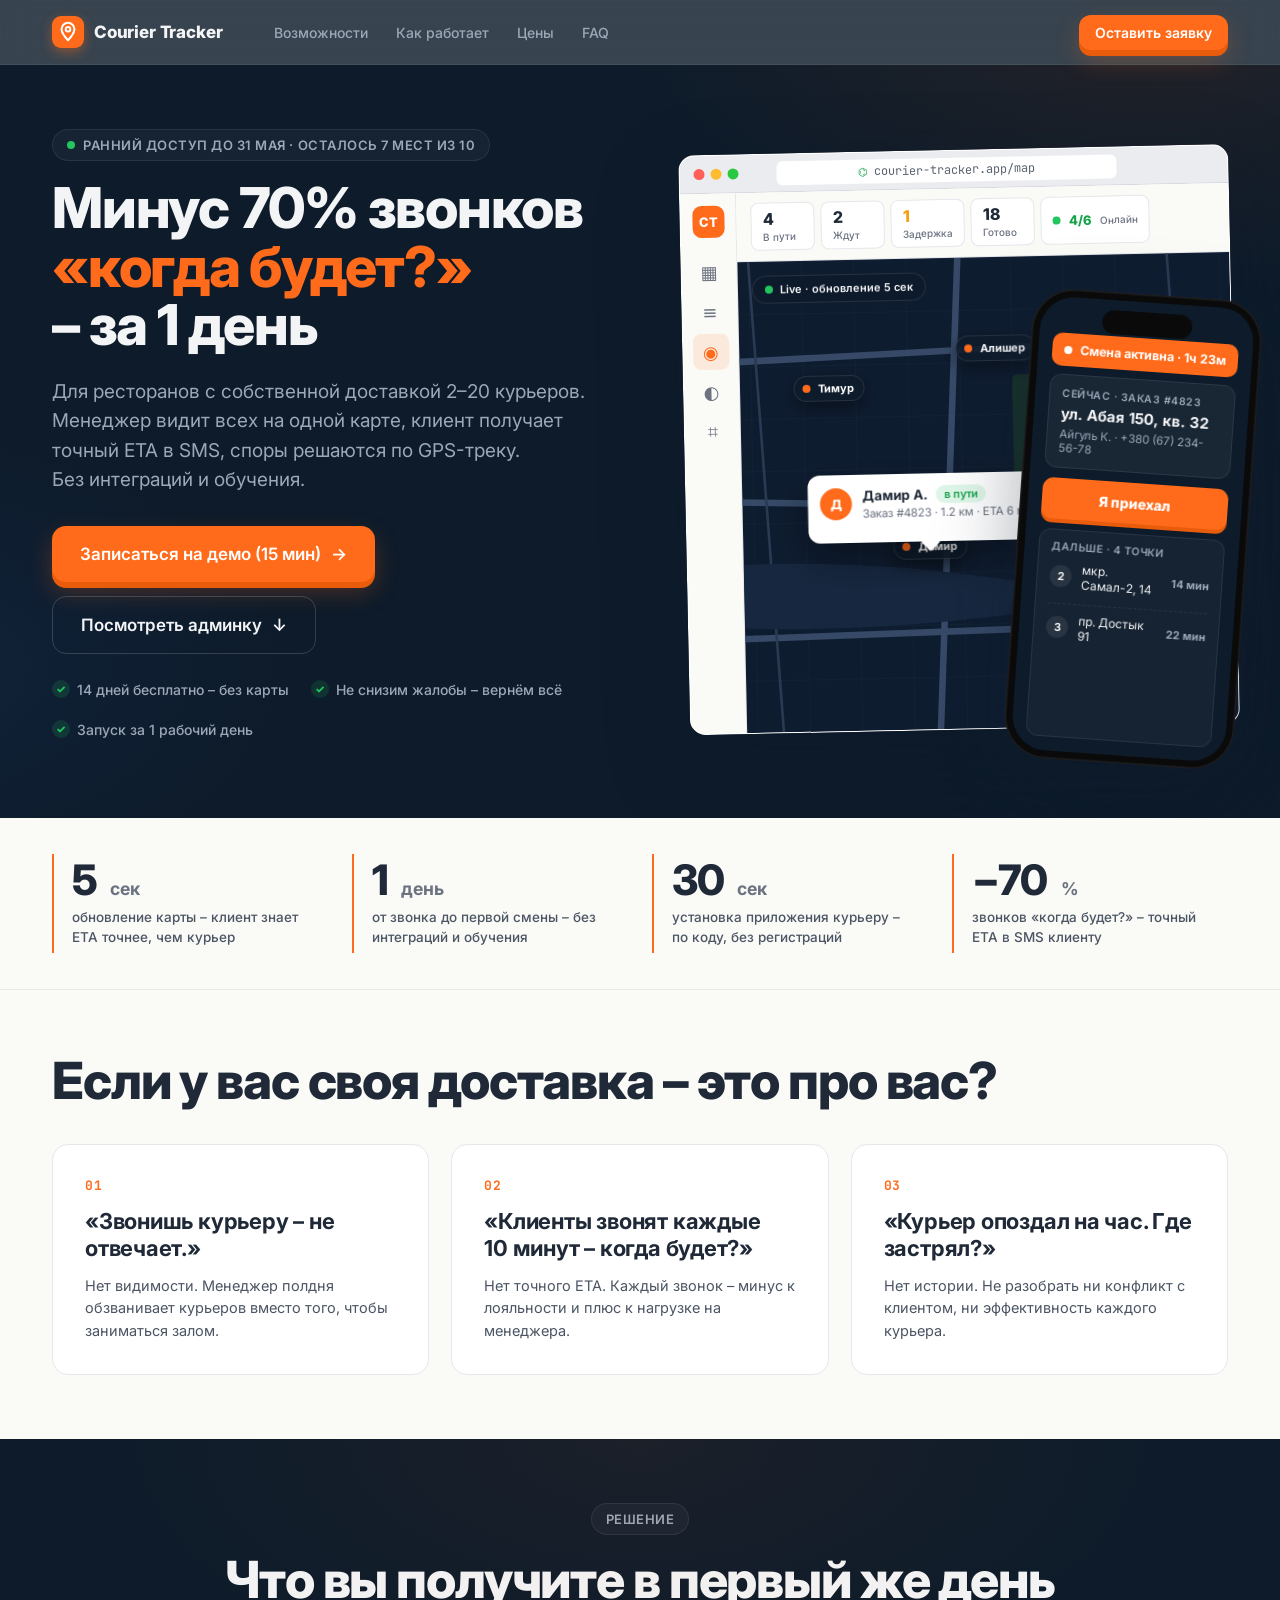
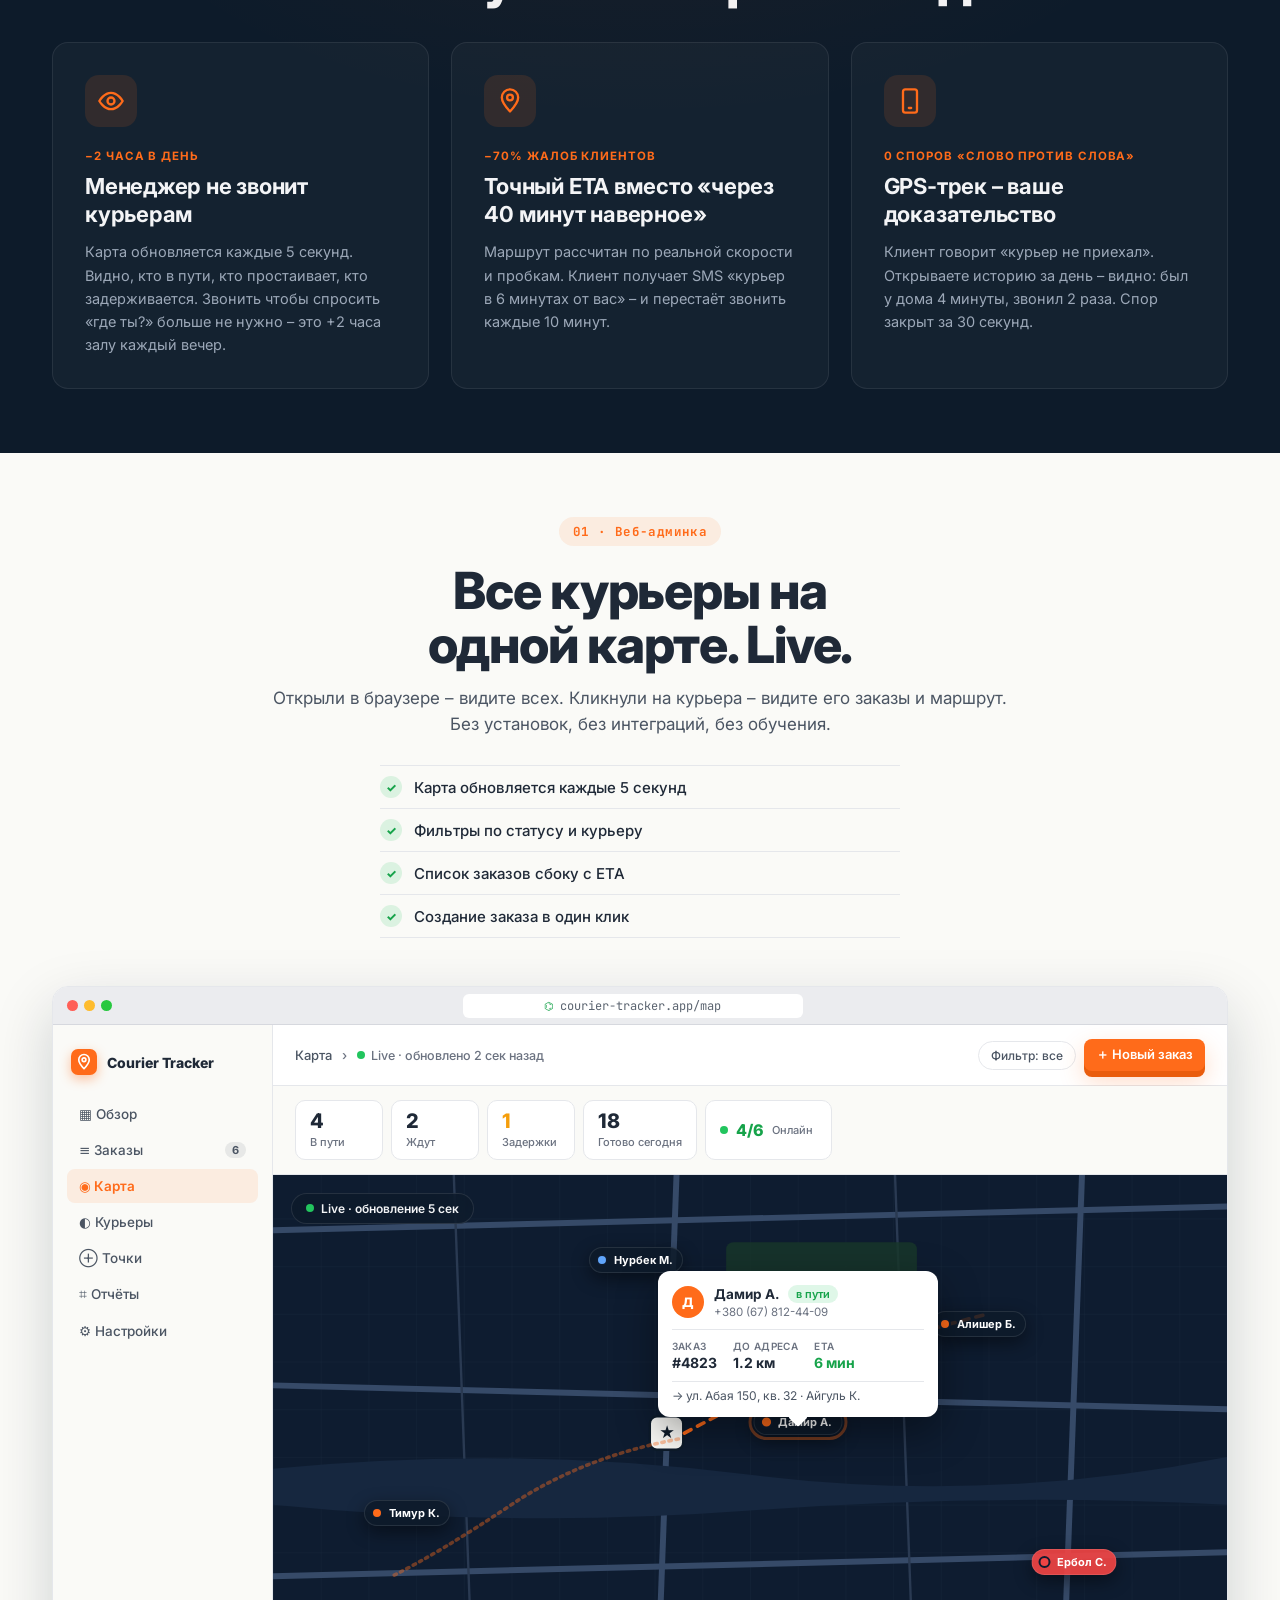
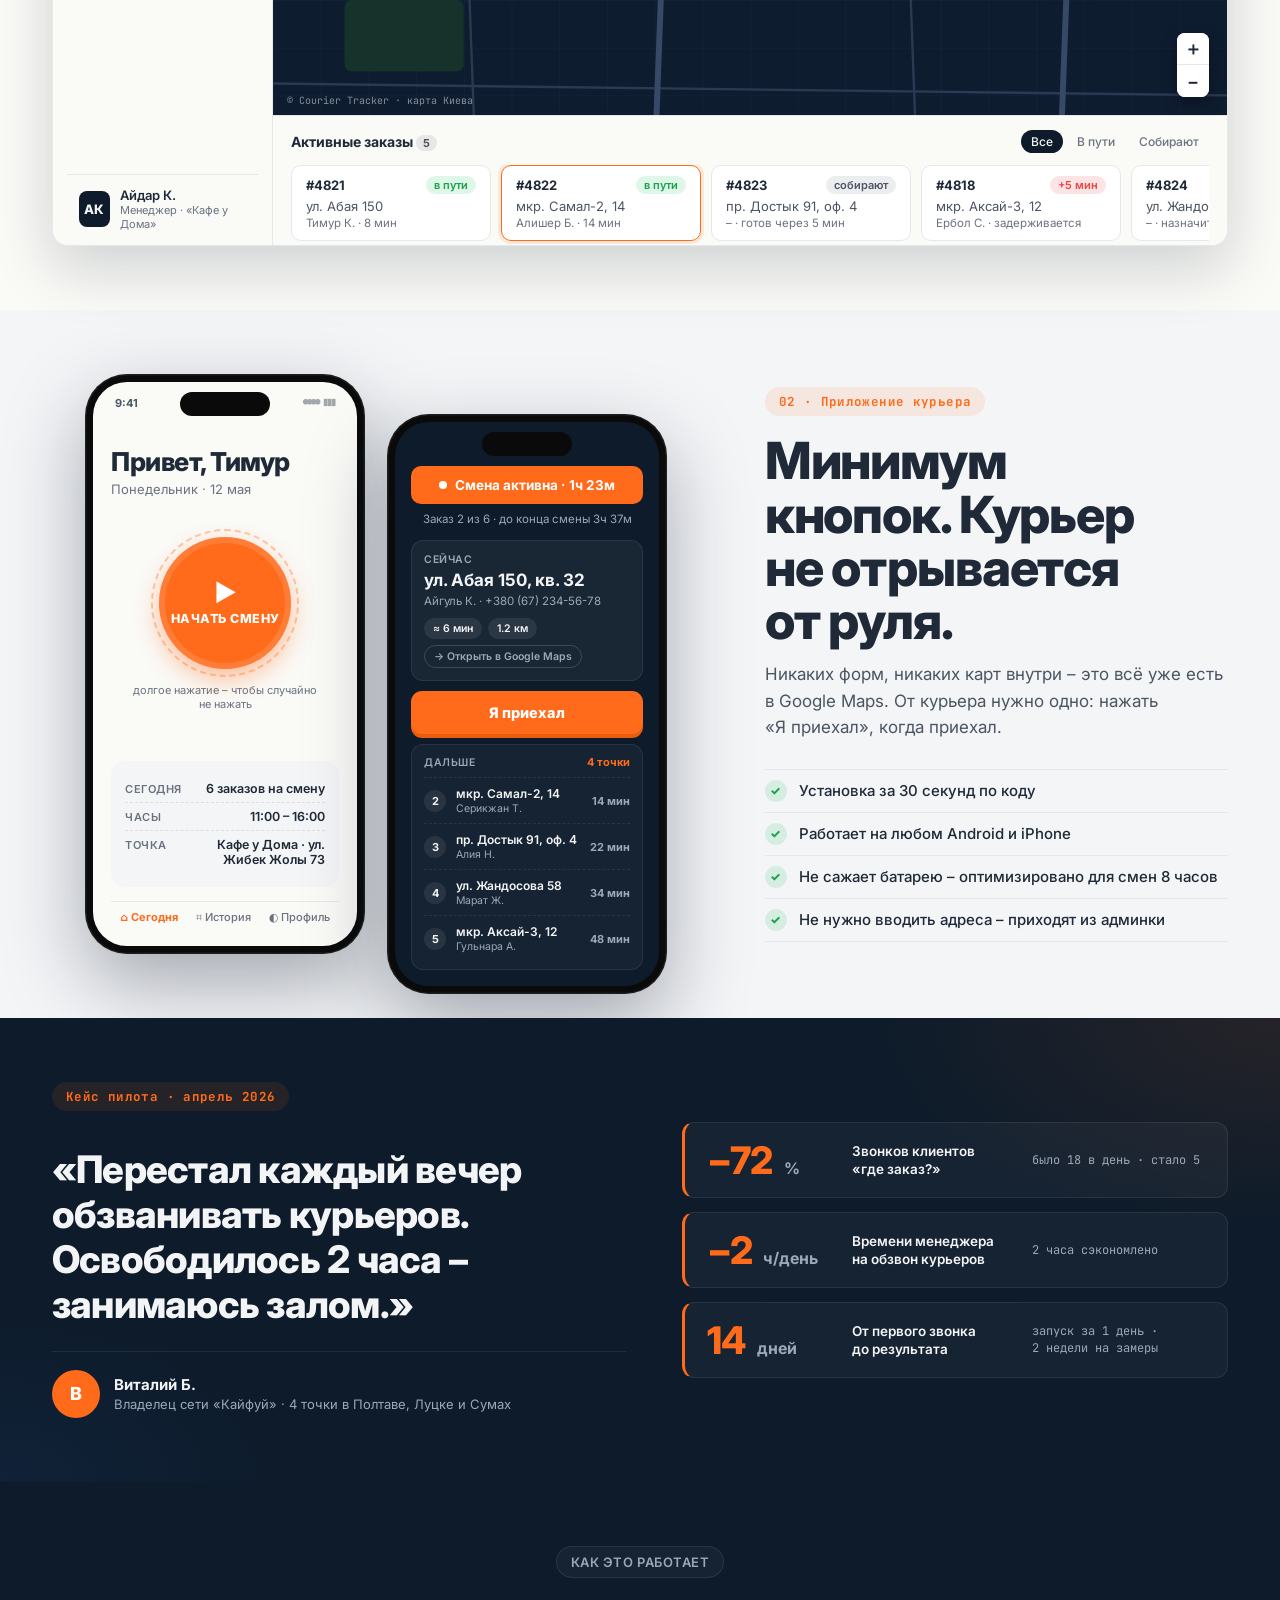
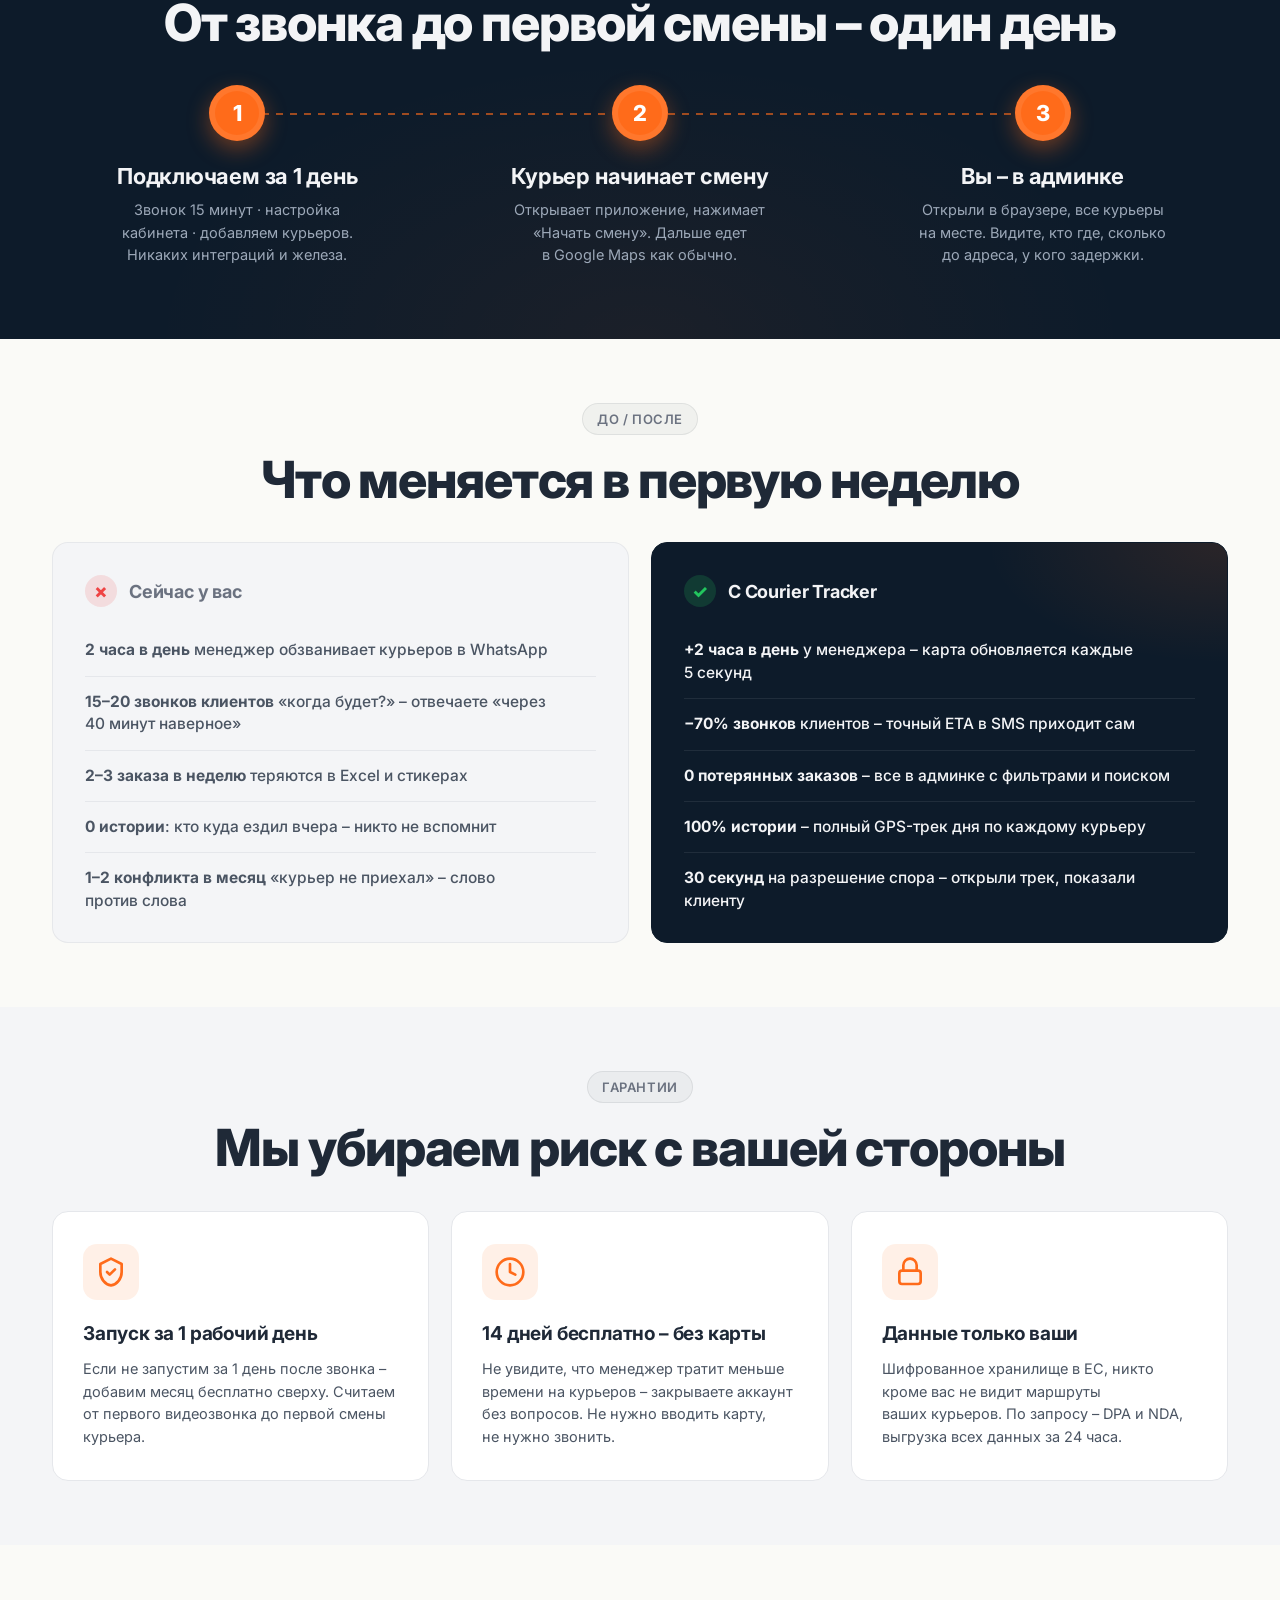
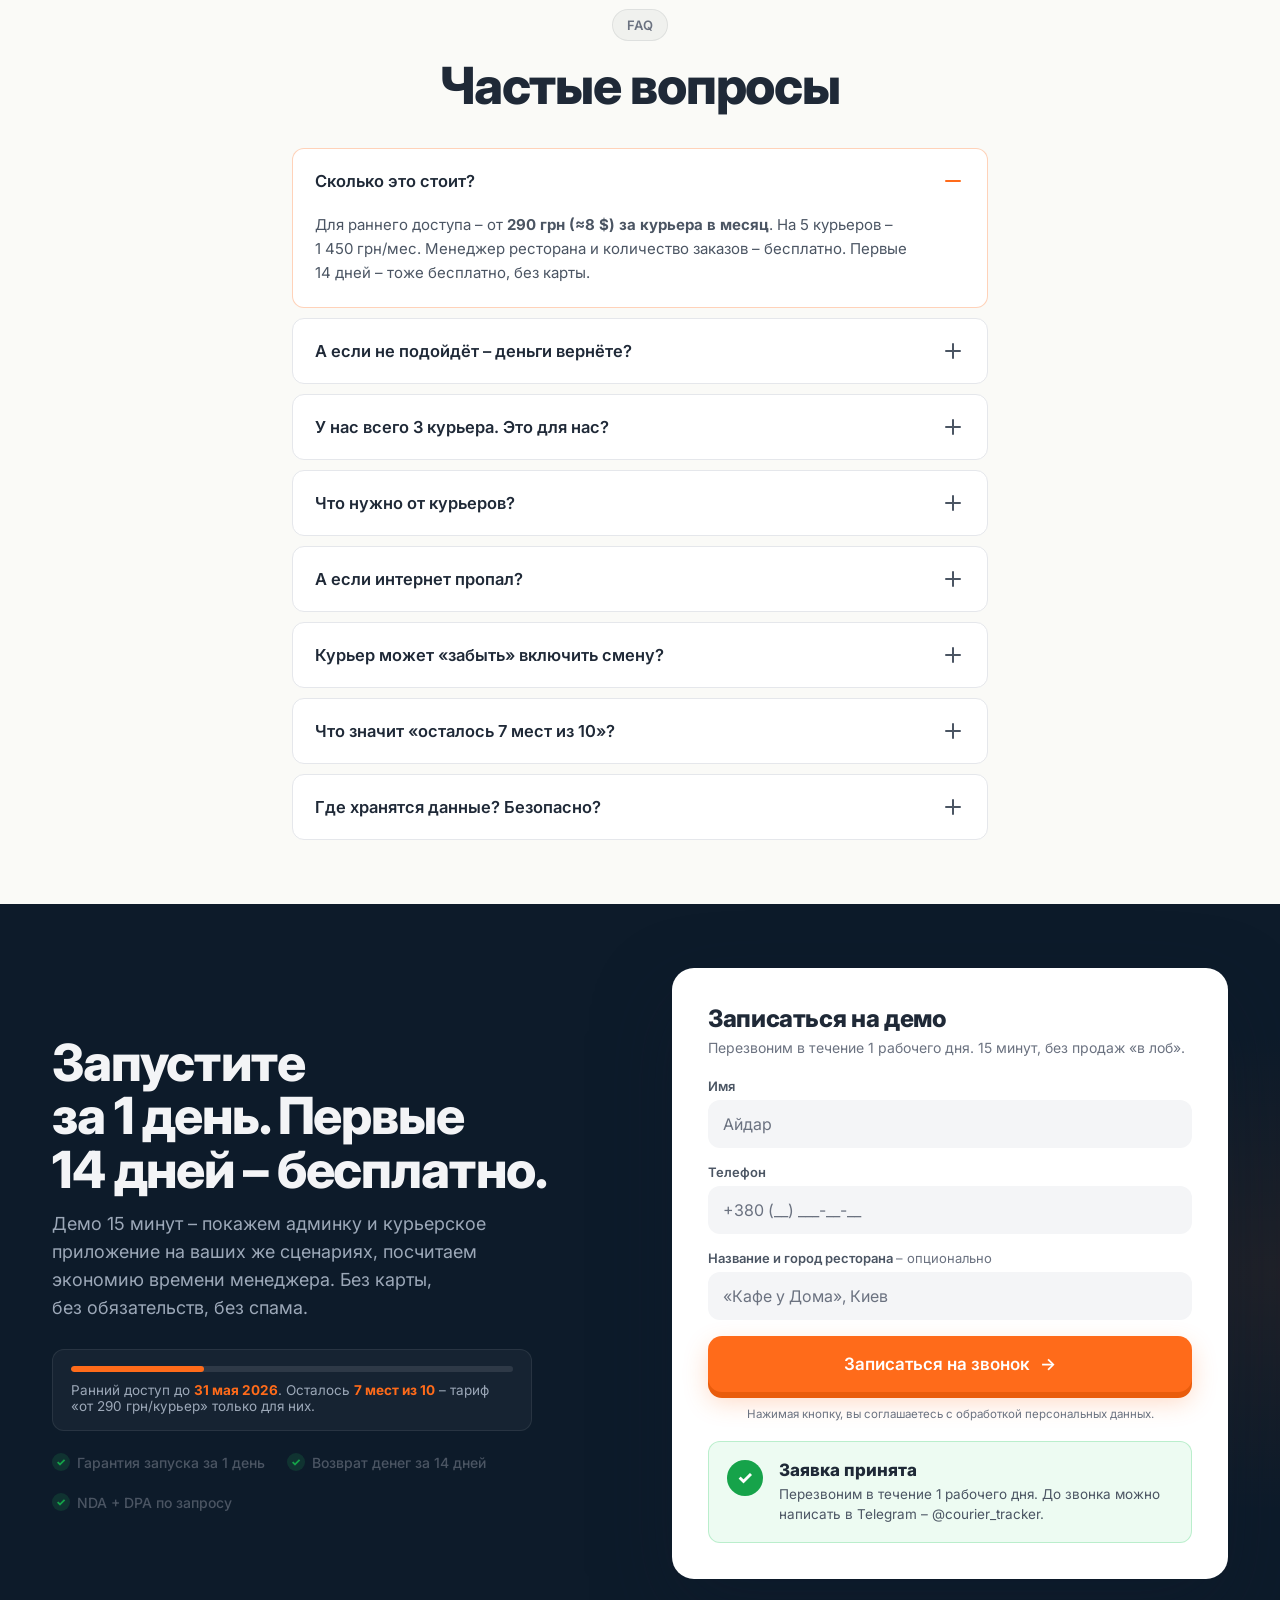
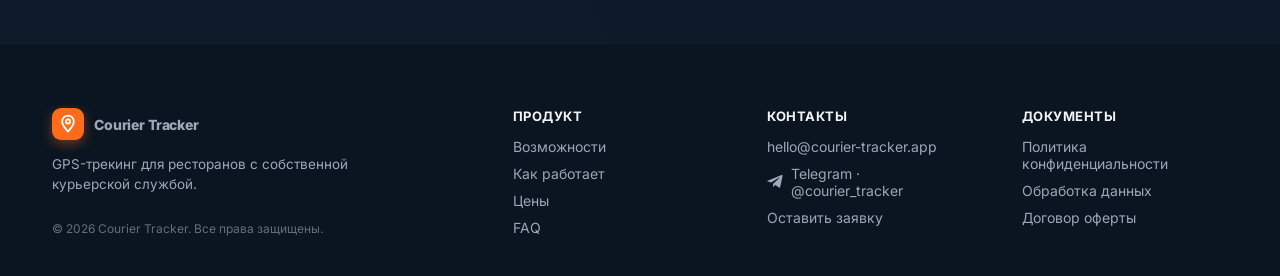
<file: index.html>
<!doctype html>
<html lang="ru">
<head>
<meta charset="utf-8" />
<title>Courier Tracker – GPS-трекинг для собственной курьерской службы</title>
<meta name="viewport" content="width=device-width, initial-scale=1" />
<meta name="description" content="Видишь, где твои курьеры. В реальном времени. Карта, точный ETA, история маршрутов – в одном окне. Запуск за 1 день." />
<link rel="preconnect" href="https://fonts.googleapis.com" />
<link rel="preconnect" href="https://fonts.gstatic.com" crossorigin />
<link href="https://fonts.googleapis.com/css2?family=Inter:wght@400;500;600;700;800;900&family=JetBrains+Mono:wght@400;500&display=swap" rel="stylesheet" />
<link rel="stylesheet" href="landing.css" />
</head>
<body>

<!-- ============================================================= -->
<!--                        STICKY HEADER                          -->
<!-- ============================================================= -->
<header class="hdr" id="hdr">
  <div class="wrap hdr__inner">
    <a href="#top" class="logo">
      <span class="logo__mark" aria-hidden="true">
        <svg viewBox="0 0 24 24" width="22" height="22" fill="none" stroke="currentColor" stroke-width="2.2" stroke-linecap="round" stroke-linejoin="round"><path d="M12 21s-7-7.5-7-12a7 7 0 1 1 14 0c0 4.5-7 12-7 12Z"/><circle cx="12" cy="9" r="2.5"/></svg>
      </span>
      <span class="logo__text">Courier&nbsp;Tracker</span>
    </a>
    <nav class="hdr__nav" aria-label="Главное меню">
      <a href="#features">Возможности</a>
      <a href="#how">Как работает</a>
      <a href="#pricing">Цены</a>
      <a href="#faq">FAQ</a>
    </nav>
    <a href="#lead" class="btn btn--primary btn--sm">Оставить заявку</a>
    <button class="hdr__burger" id="burger" aria-label="Меню" aria-expanded="false">
      <span></span><span></span><span></span>
    </button>
  </div>
  <div class="hdr__mobile" id="hdrMobile">
    <a href="#features">Возможности</a>
    <a href="#how">Как работает</a>
    <a href="#pricing">Цены</a>
    <a href="#faq">FAQ</a>
    <a href="#lead" class="btn btn--primary">Оставить заявку</a>
  </div>
</header>

<a id="top"></a>

<!-- ============================================================= -->
<!-- 1. HERO                                                       -->
<!-- ============================================================= -->
<section class="hero">
  <div class="wrap hero__grid">

    <div class="hero__copy">
      <div class="eyebrow">
        <span class="dot dot--live"></span>
        Ранний доступ до&nbsp;31&nbsp;мая&nbsp;· осталось 7&nbsp;мест из&nbsp;10
      </div>
      <h1 class="h1">
        Минус&nbsp;70%&nbsp;звонков<br/>
        <span class="h1__accent">«когда будет?»</span><br/>
        – за&nbsp;1&nbsp;день
      </h1>
      <p class="hero__sub">
        Для ресторанов с&nbsp;собственной доставкой 2–20&nbsp;курьеров. Менеджер видит всех на&nbsp;одной карте,
        клиент получает точный&nbsp;ETA в&nbsp;SMS, споры решаются по&nbsp;GPS-треку. Без&nbsp;интеграций и&nbsp;обучения.
      </p>
      <div class="hero__cta">
        <a href="#lead" class="btn btn--primary btn--lg">Записаться на&nbsp;демо&nbsp;(15&nbsp;мин) <span class="btn__arrow">→</span></a>
        <a href="#admin" class="btn btn--ghost btn--lg">Посмотреть админку <span class="btn__arrow">↓</span></a>
      </div>
      <ul class="checks">
        <li><span class="check">✓</span> 14&nbsp;дней бесплатно – без карты</li>
        <li><span class="check">✓</span> Не&nbsp;снизим жалобы – вернём всё</li>
        <li><span class="check">✓</span> Запуск за&nbsp;1 рабочий&nbsp;день</li>
      </ul>
    </div>

    <div class="hero__art">
      <!-- Browser-framed admin mockup -->
      <div class="browser browser--hero">
        <div class="browser__chrome">
          <div class="browser__dots"><i></i><i></i><i></i></div>
          <div class="browser__url"><span class="browser__lock">⌬</span> courier-tracker.app/map</div>
          <div class="browser__pad"></div>
        </div>
        <div class="browser__body">
          <!-- compact admin preview -->
          <div class="admin admin--mini">
            <aside class="admin__nav">
              <div class="admin__brand">CT</div>
              <a class="navItem" title="Обзор">▦</a>
              <a class="navItem" title="Заказы">≡</a>
              <a class="navItem navItem--active" title="Карта">◉</a>
              <a class="navItem" title="Курьеры">◐</a>
              <a class="navItem" title="Отчёты">⌗</a>
            </aside>
            <main class="admin__main">
              <div class="admin__topbar">
                <div class="kpi"><span class="kpi__num">4</span><span class="kpi__lbl">В пути</span></div>
                <div class="kpi"><span class="kpi__num">2</span><span class="kpi__lbl">Ждут</span></div>
                <div class="kpi kpi--warn"><span class="kpi__num">1</span><span class="kpi__lbl">Задержка</span></div>
                <div class="kpi"><span class="kpi__num">18</span><span class="kpi__lbl">Готово</span></div>
                <div class="kpi kpi--ok"><span class="dot dot--live"></span><span class="kpi__num">4/6</span><span class="kpi__lbl">Онлайн</span></div>
              </div>
              <div class="admin__map" id="heroMap">
                <!-- map drawn in CSS + SVG, see landing.css -->
                <svg class="mapSvg" viewBox="0 0 600 360" preserveAspectRatio="xMidYMid slice" aria-hidden="true">
                  <defs>
                    <pattern id="grid" width="40" height="40" patternUnits="userSpaceOnUse">
                      <path d="M 40 0 L 0 0 0 40" fill="none" stroke="#1a2a3f" stroke-width="0.5"/>
                    </pattern>
                  </defs>
                  <rect width="600" height="360" fill="url(#grid)"/>
                  <!-- streets -->
                  <path d="M0 80 L600 60" class="street street--major"/>
                  <path d="M0 180 L600 200" class="street street--major"/>
                  <path d="M0 290 L600 280" class="street street--major"/>
                  <path d="M120 0 L140 360" class="street"/>
                  <path d="M280 0 L260 360" class="street street--major"/>
                  <path d="M440 0 L460 360" class="street"/>
                  <!-- river -->
                  <path d="M0 240 Q150 220 300 245 T600 235 L600 270 Q450 260 300 275 T0 270 Z" class="river"/>
                  <!-- park -->
                  <rect x="320" y="90" width="120" height="80" rx="4" class="park"/>
                </svg>

                <!-- pins -->
                <span class="pin pin--moving" style="left:18%;top:30%"><b>Тимур</b></span>
                <span class="pin pin--moving" style="left:52%;top:22%"><b>Алишер</b></span>
                <span class="pin pin--idle" style="left:74%;top:58%"><b>Нурбек</b></span>
                <span class="pin pin--moving" style="left:38%;top:64%"><b>Дамир</b></span>
                <span class="pin pin--late" style="left:62%;top:78%"><b>Ербол</b></span>

                <!-- popover -->
                <div class="popover" style="left:38%;top:64%">
                  <div class="popover__head">
                    <span class="avatar">Д</span>
                    <div>
                      <div class="popover__name">Дамир А. <span class="badge badge--ok">в&nbsp;пути</span></div>
                      <div class="popover__meta">Заказ #4823 · 1.2&nbsp;км · ETA 6&nbsp;мин</div>
                    </div>
                  </div>
                </div>

                <span class="liveTag"><span class="dot dot--live"></span>Live · обновление 5&nbsp;сек</span>
              </div>
            </main>
          </div>
        </div>
      </div>

      <!-- iPhone overlay -->
      <div class="phone phone--hero">
        <div class="phone__notch"></div>
        <div class="phone__screen">
          <div class="cApp">
            <div class="cApp__bar">
              <span class="dot dot--live dot--white"></span>
              Смена активна · 1ч 23м
            </div>
            <div class="cApp__now">
              <div class="cApp__lbl">Сейчас · заказ #4823</div>
              <div class="cApp__addr">ул. Абая 150, кв. 32</div>
              <div class="cApp__cust">Айгуль К. · +380 (67) 234-56-78</div>
            </div>
            <button class="cApp__cta">Я приехал</button>
            <div class="cApp__next">
              <div class="cApp__lbl">Дальше · 4 точки</div>
              <div class="cApp__list">
                <div class="cApp__row"><b>2</b><span>мкр. Самал-2, 14</span><i>14&nbsp;мин</i></div>
                <div class="cApp__row"><b>3</b><span>пр. Достык 91</span><i>22&nbsp;мин</i></div>
              </div>
            </div>
          </div>
        </div>
      </div>
    </div>

  </div>
</section>

<!-- ============================================================= -->
<!-- 2. STAT STRIP – quick numbers as social proof                  -->
<!-- ============================================================= -->
<section class="stats">
  <div class="wrap stats__inner">
    <div class="stat">
      <div class="stat__num">5&nbsp;<span class="stat__unit">сек</span></div>
      <div class="stat__lbl">обновление карты – клиент знает ETA точнее, чем курьер</div>
    </div>
    <div class="stat">
      <div class="stat__num">1&nbsp;<span class="stat__unit">день</span></div>
      <div class="stat__lbl">от звонка до первой смены – без интеграций и обучения</div>
    </div>
    <div class="stat">
      <div class="stat__num">30&nbsp;<span class="stat__unit">сек</span></div>
      <div class="stat__lbl">установка приложения курьеру – по&nbsp;коду, без регистраций</div>
    </div>
    <div class="stat">
      <div class="stat__num">−70&nbsp;<span class="stat__unit">%</span></div>
      <div class="stat__lbl">звонков «когда будет?» – точный ETA в&nbsp;SMS&nbsp;клиенту</div>
    </div>
  </div>
</section>

<!-- ============================================================= -->
<!-- 3. PAIN                                                        -->
<!-- ============================================================= -->
<section class="pain" id="pain">
  <div class="wrap">
    <div class="sec__head">
      <h2 class="h2">Если у вас своя доставка – это про вас?</h2>
    </div>
    <div class="pain__grid">
      <article class="painCard">
        <div class="painCard__num">01</div>
        <p class="painCard__quote">«Звонишь курьеру&nbsp;– не отвечает.»</p>
        <p class="painCard__body">Нет видимости. Менеджер полдня обзванивает курьеров вместо того, чтобы заниматься залом.</p>
      </article>
      <article class="painCard">
        <div class="painCard__num">02</div>
        <p class="painCard__quote">«Клиенты звонят каждые 10&nbsp;минут&nbsp;– когда будет?»</p>
        <p class="painCard__body">Нет точного&nbsp;ETA. Каждый звонок&nbsp;– минус к лояльности и плюс к нагрузке на менеджера.</p>
      </article>
      <article class="painCard">
        <div class="painCard__num">03</div>
        <p class="painCard__quote">«Курьер опоздал на час. Где застрял?»</p>
        <p class="painCard__body">Нет истории. Не разобрать ни конфликт с клиентом, ни эффективность каждого курьера.</p>
      </article>
    </div>
  </div>
</section>

<!-- ============================================================= -->
<!-- 4. SOLUTION – outcome-focused, not feature-focused             -->
<!-- ============================================================= -->
<section class="solution" id="features">
  <div class="wrap">
    <div class="sec__head sec__head--center">
      <div class="eyebrow">Решение</div>
      <h2 class="h2 h2--light">Что вы получите в&nbsp;первый&nbsp;же&nbsp;день</h2>
    </div>
    <div class="sol__grid">
      <article class="solCard">
        <div class="solCard__icon" aria-hidden="true">
          <svg viewBox="0 0 24 24" width="28" height="28" fill="none" stroke="currentColor" stroke-width="2" stroke-linecap="round" stroke-linejoin="round"><path d="M2 12s4-7 10-7 10 7 10 7-4 7-10 7S2 12 2 12Z"/><circle cx="12" cy="12" r="3"/></svg>
        </div>
        <div class="solCard__kicker">−2 часа в день</div>
        <h3 class="solCard__title">Менеджер не звонит курьерам</h3>
        <p class="solCard__body">Карта обновляется каждые 5&nbsp;секунд. Видно, кто в&nbsp;пути, кто простаивает, кто задерживается. Звонить чтобы спросить «где ты?» больше не нужно – это +2&nbsp;часа залу каждый вечер.</p>
      </article>
      <article class="solCard">
        <div class="solCard__icon" aria-hidden="true">
          <svg viewBox="0 0 24 24" width="28" height="28" fill="none" stroke="currentColor" stroke-width="2" stroke-linecap="round" stroke-linejoin="round"><path d="M12 21s-7-7.5-7-12a7 7 0 1 1 14 0c0 4.5-7 12-7 12Z"/><circle cx="12" cy="9" r="2.5"/></svg>
        </div>
        <div class="solCard__kicker">−70% жалоб клиентов</div>
        <h3 class="solCard__title">Точный ETA вместо «через 40&nbsp;минут наверное»</h3>
        <p class="solCard__body">Маршрут рассчитан по&nbsp;реальной скорости и&nbsp;пробкам. Клиент получает SMS «курьер в&nbsp;6&nbsp;минутах от&nbsp;вас» – и&nbsp;перестаёт звонить каждые 10&nbsp;минут.</p>
      </article>
      <article class="solCard">
        <div class="solCard__icon" aria-hidden="true">
          <svg viewBox="0 0 24 24" width="28" height="28" fill="none" stroke="currentColor" stroke-width="2" stroke-linecap="round" stroke-linejoin="round"><rect x="6" y="2" width="12" height="20" rx="2"/><path d="M11 18h2"/></svg>
        </div>
        <div class="solCard__kicker">0 споров «слово против слова»</div>
        <h3 class="solCard__title">GPS-трек&nbsp;– ваше доказательство</h3>
        <p class="solCard__body">Клиент говорит «курьер не приехал». Открываете историю за день – видно: был у&nbsp;дома 4&nbsp;минуты, звонил 2&nbsp;раза. Спор закрыт за 30&nbsp;секунд.</p>
      </article>
    </div>
  </div>
</section>

<!-- ============================================================= -->
<!-- 5. ADMIN SCREENSHOT                                            -->
<!-- ============================================================= -->
<section class="shot shot--admin" id="admin">
  <div class="wrap shot__grid">
    <div class="shot__copy">
      <div class="badge badge--num">01 · Веб-админка</div>
      <h2 class="h2">Все курьеры на одной&nbsp;карте. Live.</h2>
      <p class="shot__lead">Открыли в браузере&nbsp;– видите всех. Кликнули на&nbsp;курьера&nbsp;– видите его заказы и&nbsp;маршрут. Без установок, без интеграций, без обучения.</p>
      <ul class="featList">
        <li><span class="featList__bullet">✓</span> Карта обновляется каждые 5&nbsp;секунд</li>
        <li><span class="featList__bullet">✓</span> Фильтры по статусу и&nbsp;курьеру</li>
        <li><span class="featList__bullet">✓</span> Список заказов сбоку с&nbsp;ETA</li>
        <li><span class="featList__bullet">✓</span> Создание заказа в&nbsp;один&nbsp;клик</li>
      </ul>
    </div>

    <div class="shot__art">
      <div class="browser browser--full">
        <div class="browser__chrome">
          <div class="browser__dots"><i></i><i></i><i></i></div>
          <div class="browser__url"><span class="browser__lock">⌬</span> courier-tracker.app/map</div>
          <div class="browser__pad"></div>
        </div>
        <div class="browser__body">
          <div class="admin">
            <aside class="admin__sidebar">
              <div class="admin__brand">
                <span class="logo__mark logo__mark--small">
                  <svg viewBox="0 0 24 24" width="18" height="18" fill="none" stroke="currentColor" stroke-width="2.2" stroke-linecap="round" stroke-linejoin="round"><path d="M12 21s-7-7.5-7-12a7 7 0 1 1 14 0c0 4.5-7 12-7 12Z"/><circle cx="12" cy="9" r="2.5"/></svg>
                </span>
                Courier Tracker
              </div>
              <nav class="admin__menu">
                <a>▦ Обзор</a>
                <a>≡ Заказы <span class="navCount">6</span></a>
                <a class="navItem--active">◉ Карта</a>
                <a>◐ Курьеры</a>
                <a>⊕ Точки</a>
                <a>⌗ Отчёты</a>
                <a>⚙ Настройки</a>
              </nav>
              <div class="admin__user">
                <span class="avatar avatar--sq">АК</span>
                <div>
                  <div class="admin__userName">Айдар К.</div>
                  <div class="admin__userRole">Менеджер · «Кафе у Дома»</div>
                </div>
              </div>
            </aside>

            <main class="admin__main">
              <div class="admin__bread">
                <span>Карта</span>
                <span class="bread__sep">›</span>
                <span class="bread__live"><span class="dot dot--live"></span>Live · обновлено 2&nbsp;сек&nbsp;назад</span>
                <div class="admin__breadRight">
                  <button class="chip chip--ghost">Фильтр: все</button>
                  <button class="btn btn--primary btn--xs">＋ Новый заказ</button>
                </div>
              </div>

              <div class="admin__topbar">
                <div class="kpi"><span class="kpi__num">4</span><span class="kpi__lbl">В&nbsp;пути</span></div>
                <div class="kpi"><span class="kpi__num">2</span><span class="kpi__lbl">Ждут</span></div>
                <div class="kpi kpi--warn"><span class="kpi__num">1</span><span class="kpi__lbl">Задержки</span></div>
                <div class="kpi"><span class="kpi__num">18</span><span class="kpi__lbl">Готово сегодня</span></div>
                <div class="kpi kpi--ok"><span class="dot dot--live"></span><span class="kpi__num">4/6</span><span class="kpi__lbl">Онлайн</span></div>
              </div>

              <div class="admin__split">
                <div class="admin__map admin__map--big">
                  <svg class="mapSvg" viewBox="0 0 800 540" preserveAspectRatio="xMidYMid slice" aria-hidden="true">
                    <defs>
                      <pattern id="grid2" width="40" height="40" patternUnits="userSpaceOnUse">
                        <path d="M 40 0 L 0 0 0 40" fill="none" stroke="#1a2a3f" stroke-width="0.5"/>
                      </pattern>
                    </defs>
                    <rect width="800" height="540" fill="url(#grid2)"/>
                    <!-- streets -->
                    <path d="M0 90 L800 70" class="street street--major"/>
                    <path d="M0 220 L800 240" class="street street--major"/>
                    <path d="M0 380 L800 360" class="street street--major"/>
                    <path d="M0 470 L800 480" class="street"/>
                    <path d="M150 0 L170 540" class="street"/>
                    <path d="M340 0 L320 540" class="street street--major"/>
                    <path d="M520 0 L540 540" class="street"/>
                    <path d="M680 0 L660 540" class="street street--major"/>
                    <!-- river -->
                    <path d="M0 290 Q200 270 400 295 T800 280 L800 320 Q600 310 400 325 T0 320 Z" class="river"/>
                    <!-- parks -->
                    <rect x="380" y="100" width="160" height="100" rx="6" class="park"/>
                    <rect x="60" y="400" width="100" height="60" rx="6" class="park"/>
                    <!-- restaurant marker (HQ) -->
                    <g transform="translate(330,260)">
                      <rect x="-14" y="-14" width="28" height="28" rx="6" fill="#fafaf7" stroke="#0d1b2a" stroke-width="2"/>
                      <text x="0" y="4" text-anchor="middle" font-family="Inter" font-weight="800" font-size="13" fill="#0d1b2a">★</text>
                    </g>
                    <!-- route trace example -->
                    <path d="M345 260 Q420 220 470 200 T600 160" class="route" />
                    <path d="M340 265 Q260 280 200 320 T100 380" class="route route--past" />
                  </svg>

                  <!-- Pins with labels -->
                  <span class="pin pin--moving" style="left:14%;top:65%"><b>Тимур К.</b></span>
                  <span class="pin pin--moving" style="left:74%;top:30%"><b>Алишер Б.</b></span>
                  <span class="pin pin--idle" style="left:38%;top:18%"><b>Нурбек М.</b></span>
                  <span class="pin pin--moving pin--selected" style="left:55%;top:48%"><b>Дамир А.</b></span>
                  <span class="pin pin--late" style="left:84%;top:74%"><b>Ербол С.</b></span>

                  <!-- selected popover -->
                  <div class="popover popover--big" style="left:55%;top:48%">
                    <div class="popover__head">
                      <span class="avatar">Д</span>
                      <div>
                        <div class="popover__name">Дамир А. <span class="badge badge--ok">в&nbsp;пути</span></div>
                        <div class="popover__meta">+380&nbsp;(67)&nbsp;812-44-09</div>
                      </div>
                    </div>
                    <div class="popover__row">
                      <div><div class="popover__lbl">Заказ</div><div class="popover__val">#4823</div></div>
                      <div><div class="popover__lbl">До адреса</div><div class="popover__val">1.2 км</div></div>
                      <div><div class="popover__lbl">ETA</div><div class="popover__val popover__val--ok">6 мин</div></div>
                    </div>
                    <div class="popover__addr">→ ул. Абая 150, кв. 32 · Айгуль К.</div>
                  </div>

                  <span class="liveTag liveTag--big"><span class="dot dot--live"></span>Live · обновление 5 сек</span>
                  <div class="mapZoom">
                    <button>＋</button>
                    <button>−</button>
                  </div>
                  <div class="mapAttr">© Courier Tracker · карта Киева</div>
                </div>

                <aside class="admin__orders">
                  <div class="admin__ordersHead">
                    <div>Активные заказы <span class="navCount">5</span></div>
                    <div class="admin__ordersTabs">
                      <span class="tab tab--on">Все</span>
                      <span class="tab">В пути</span>
                      <span class="tab">Собирают</span>
                    </div>
                  </div>
                  <div class="admin__ordersScroll">
                    <div class="orderRow orderRow--ok">
                      <div class="orderRow__top"><b>#4821</b><span class="badge badge--ok">в пути</span></div>
                      <div class="orderRow__addr">ул. Абая 150</div>
                      <div class="orderRow__meta">Тимур К. · 8 мин</div>
                    </div>
                    <div class="orderRow orderRow--ok orderRow--sel">
                      <div class="orderRow__top"><b>#4822</b><span class="badge badge--ok">в пути</span></div>
                      <div class="orderRow__addr">мкр. Самал-2, 14</div>
                      <div class="orderRow__meta">Алишер Б. · 14 мин</div>
                    </div>
                    <div class="orderRow">
                      <div class="orderRow__top"><b>#4823</b><span class="badge badge--neutral">собирают</span></div>
                      <div class="orderRow__addr">пр. Достык 91, оф. 4</div>
                      <div class="orderRow__meta">– · готов через 5&nbsp;мин</div>
                    </div>
                    <div class="orderRow orderRow--late">
                      <div class="orderRow__top"><b>#4818</b><span class="badge badge--late">+5 мин</span></div>
                      <div class="orderRow__addr">мкр. Аксай-3, 12</div>
                      <div class="orderRow__meta">Ербол С. · задерживается</div>
                    </div>
                    <div class="orderRow">
                      <div class="orderRow__top"><b>#4824</b><span class="badge badge--neutral">новый</span></div>
                      <div class="orderRow__addr">ул. Жандосова 58</div>
                      <div class="orderRow__meta">– · назначить курьера</div>
                    </div>
                  </div>
                </aside>
              </div>
            </main>
          </div>
        </div>
      </div>
    </div>
  </div>
</section>

<!-- ============================================================= -->
<!-- 6. COURIER APP SCREENSHOT                                      -->
<!-- ============================================================= -->
<section class="shot shot--courier">
  <div class="wrap shot__grid shot__grid--rev">

    <div class="shot__phones">
      <!-- Phone A: start shift -->
      <div class="phone phone--lg">
        <div class="phone__notch"></div>
        <div class="phone__screen phone__screen--light">
          <div class="cAppLight">
            <div class="cAppLight__topbar">
              <span>9:41</span>
              <span class="cAppLight__icons">●●●●  ▮▮▮</span>
            </div>
            <div class="cAppLight__hi">
              <div class="cAppLight__hello">Привет, Тимур</div>
              <div class="cAppLight__date">Понедельник · 12 мая</div>
            </div>
            <div class="cAppLight__startWrap">
              <button class="cAppLight__start">
                <span class="cAppLight__startIcon">▶</span>
                <span>НАЧАТЬ СМЕНУ</span>
              </button>
              <div class="cAppLight__startHint">долгое нажатие&nbsp;– чтобы случайно не&nbsp;нажать</div>
            </div>
            <div class="cAppLight__plan">
              <div class="cAppLight__planRow">
                <div class="cAppLight__planLbl">Сегодня</div>
                <div class="cAppLight__planVal">6 заказов на смену</div>
              </div>
              <div class="cAppLight__planRow">
                <div class="cAppLight__planLbl">Часы</div>
                <div class="cAppLight__planVal">11:00 – 16:00</div>
              </div>
              <div class="cAppLight__planRow">
                <div class="cAppLight__planLbl">Точка</div>
                <div class="cAppLight__planVal">Кафе у Дома · ул. Жибек&nbsp;Жолы&nbsp;73</div>
              </div>
            </div>
            <div class="cAppLight__nav">
              <span class="cAppLight__navItem cAppLight__navItem--on">⌂ Сегодня</span>
              <span class="cAppLight__navItem">⌗ История</span>
              <span class="cAppLight__navItem">◐ Профиль</span>
            </div>
          </div>
        </div>
      </div>

      <!-- Phone B: active shift -->
      <div class="phone phone--lg phone--offset">
        <div class="phone__notch"></div>
        <div class="phone__screen">
          <div class="cApp cApp--full">
            <div class="cApp__bar">
              <span class="dot dot--live dot--white"></span>
              Смена активна · 1ч 23м
            </div>
            <div class="cApp__sub">
              Заказ 2 из 6 · до конца смены 3ч 37м
            </div>
            <div class="cApp__nowCard">
              <div class="cApp__lbl">Сейчас</div>
              <div class="cApp__addr">ул. Абая 150, кв. 32</div>
              <div class="cApp__cust">Айгуль К. · +380 (67) 234-56-78</div>
              <div class="cApp__chips">
                <span class="cApp__chip">≈ 6 мин</span>
                <span class="cApp__chip">1.2 км</span>
                <span class="cApp__chip cApp__chip--ghost">→ Открыть в Google&nbsp;Maps</span>
              </div>
            </div>
            <button class="cApp__bigCta">Я приехал</button>
            <div class="cApp__nextCard">
              <div class="cApp__nextHead">
                <div class="cApp__lbl">Дальше</div>
                <div class="cApp__nextCount">4 точки</div>
              </div>
              <div class="cApp__row"><b>2</b><span><span class="cApp__rowAddr">мкр. Самал-2, 14</span><span class="cApp__rowName">Серикжан Т.</span></span><i>14&nbsp;мин</i></div>
              <div class="cApp__row"><b>3</b><span><span class="cApp__rowAddr">пр. Достык 91, оф. 4</span><span class="cApp__rowName">Алия Н.</span></span><i>22&nbsp;мин</i></div>
              <div class="cApp__row"><b>4</b><span><span class="cApp__rowAddr">ул. Жандосова 58</span><span class="cApp__rowName">Марат Ж.</span></span><i>34&nbsp;мин</i></div>
              <div class="cApp__row"><b>5</b><span><span class="cApp__rowAddr">мкр. Аксай-3, 12</span><span class="cApp__rowName">Гульнара А.</span></span><i>48&nbsp;мин</i></div>
            </div>
          </div>
        </div>
      </div>
    </div>

    <div class="shot__copy">
      <div class="badge badge--num">02 · Приложение курьера</div>
      <h2 class="h2">Минимум кнопок. Курьер не&nbsp;отрывается от&nbsp;руля.</h2>
      <p class="shot__lead">Никаких форм, никаких карт внутри&nbsp;– это всё уже есть в&nbsp;Google&nbsp;Maps. От курьера нужно одно: нажать «Я&nbsp;приехал», когда приехал.</p>
      <ul class="featList">
        <li><span class="featList__bullet">✓</span> Установка за 30&nbsp;секунд по&nbsp;коду</li>
        <li><span class="featList__bullet">✓</span> Работает на любом Android и&nbsp;iPhone</li>
        <li><span class="featList__bullet">✓</span> Не сажает батарею&nbsp;– оптимизировано для смен 8&nbsp;часов</li>
        <li><span class="featList__bullet">✓</span> Не нужно вводить адреса&nbsp;– приходят из&nbsp;админки</li>
      </ul>
    </div>

  </div>
</section>

<!-- ============================================================= -->
<!-- 6.5. CASE / TESTIMONIAL – concrete pilot result                -->
<!-- ============================================================= -->
<section class="case">
  <div class="wrap case__inner">
    <div class="case__copy">
      <div class="badge badge--num">Кейс пилота · апрель 2026</div>
      <h2 class="h2">«Перестал каждый вечер обзванивать курьеров. Освободилось 2&nbsp;часа&nbsp;– занимаюсь&nbsp;залом.»</h2>
      <div class="case__author">
        <span class="avatar avatar--lg">В</span>
        <div>
          <div class="case__name">Виталий Б.</div>
          <div class="case__role">Владелец сети «Кайфуй»&nbsp;· 4&nbsp;точки в Полтаве, Луцке и&nbsp;Сумах</div>
        </div>
      </div>
    </div>
    <div class="case__metrics">
      <div class="case__metric">
        <div class="case__metricNum">−72&nbsp;<span class="case__metricUnit">%</span></div>
        <div class="case__metricLbl">Звонков клиентов<br/>«где заказ?»</div>
        <div class="case__metricMeta">было 18 в&nbsp;день&nbsp;· стало 5</div>
      </div>
      <div class="case__metric">
        <div class="case__metricNum">−2&nbsp;<span class="case__metricUnit">ч/день</span></div>
        <div class="case__metricLbl">Времени менеджера<br/>на обзвон курьеров</div>
        <div class="case__metricMeta">2&nbsp;часа сэкономлено</div>
      </div>
      <div class="case__metric">
        <div class="case__metricNum">14&nbsp;<span class="case__metricUnit">дней</span></div>
        <div class="case__metricLbl">От первого звонка<br/>до результата</div>
        <div class="case__metricMeta">запуск за&nbsp;1&nbsp;день · 2&nbsp;недели на&nbsp;замеры</div>
      </div>
    </div>
  </div>
</section>

<!-- ============================================================= -->
<!-- 7. HOW IT WORKS                                                -->
<!-- ============================================================= -->
<section class="how" id="how">
  <div class="wrap">
    <div class="sec__head sec__head--center">
      <div class="eyebrow">Как это работает</div>
      <h2 class="h2 h2--light">От звонка до&nbsp;первой смены&nbsp;– один&nbsp;день</h2>
    </div>
    <ol class="steps">
      <li class="step">
        <div class="step__num">1</div>
        <h3 class="step__title">Подключаем за 1&nbsp;день</h3>
        <p class="step__body">Звонок 15&nbsp;минут&nbsp;· настройка кабинета&nbsp;· добавляем курьеров. Никаких интеграций и&nbsp;железа.</p>
      </li>
      <li class="step">
        <div class="step__num">2</div>
        <h3 class="step__title">Курьер начинает смену</h3>
        <p class="step__body">Открывает приложение, нажимает «Начать&nbsp;смену». Дальше едет в&nbsp;Google&nbsp;Maps как обычно.</p>
      </li>
      <li class="step">
        <div class="step__num">3</div>
        <h3 class="step__title">Вы&nbsp;– в&nbsp;админке</h3>
        <p class="step__body">Открыли в браузере, все курьеры на&nbsp;месте. Видите, кто где, сколько до&nbsp;адреса, у&nbsp;кого задержки.</p>
      </li>
    </ol>
  </div>
</section>

<!-- ============================================================= -->
<!-- 8. BEFORE / AFTER                                              -->
<!-- ============================================================= -->
<section class="cmp" id="pricing">
  <div class="wrap">
    <div class="sec__head sec__head--center">
      <div class="eyebrow eyebrow--dark">До / После</div>
      <h2 class="h2">Что меняется в&nbsp;первую неделю</h2>
    </div>
    <div class="cmp__grid">
      <div class="cmp__col cmp__col--bad">
        <div class="cmp__head">
          <span class="cmp__icon">✗</span>
          <span>Сейчас у&nbsp;вас</span>
        </div>
        <ul class="cmp__list">
          <li><b>2 часа в&nbsp;день</b> менеджер обзванивает курьеров в&nbsp;WhatsApp</li>
          <li><b>15–20 звонков клиентов</b> «когда будет?» – отвечаете «через 40&nbsp;минут наверное»</li>
          <li><b>2–3 заказа в&nbsp;неделю</b> теряются в&nbsp;Excel и&nbsp;стикерах</li>
          <li><b>0 истории</b>: кто куда ездил вчера – никто не&nbsp;вспомнит</li>
          <li><b>1–2 конфликта в&nbsp;месяц</b> «курьер не&nbsp;приехал» – слово против&nbsp;слова</li>
        </ul>
      </div>
      <div class="cmp__col cmp__col--good">
        <div class="cmp__head">
          <span class="cmp__icon cmp__icon--ok">✓</span>
          <span>С Courier Tracker</span>
        </div>
        <ul class="cmp__list">
          <li><b>+2 часа в&nbsp;день</b> у&nbsp;менеджера – карта обновляется каждые 5&nbsp;секунд</li>
          <li><b>−70% звонков</b> клиентов – точный ETA в&nbsp;SMS приходит сам</li>
          <li><b>0 потерянных заказов</b> – все в&nbsp;админке с&nbsp;фильтрами и&nbsp;поиском</li>
          <li><b>100% истории</b> – полный GPS-трек дня по&nbsp;каждому курьеру</li>
          <li><b>30 секунд</b> на&nbsp;разрешение спора – открыли трек, показали клиенту</li>
        </ul>
      </div>
    </div>
  </div>
</section>

<!-- ============================================================= -->
<!-- 8.5. GUARANTEES – risk-reverse                                 -->
<!-- ============================================================= -->
<section class="grns">
  <div class="wrap">
    <div class="sec__head sec__head--center">
      <div class="eyebrow eyebrow--dark">Гарантии</div>
      <h2 class="h2">Мы убираем риск с&nbsp;вашей стороны</h2>
    </div>
    <div class="grns__grid">
      <article class="grnCard">
        <div class="grnCard__icon" aria-hidden="true">
          <svg viewBox="0 0 24 24" width="32" height="32" fill="none" stroke="currentColor" stroke-width="2" stroke-linecap="round" stroke-linejoin="round"><path d="M12 2 4 6v6c0 5 3.5 9.5 8 10 4.5-.5 8-5 8-10V6l-8-4z"/><path d="m9 12 2 2 4-4"/></svg>
        </div>
        <div class="grnCard__title">Запуск за 1&nbsp;рабочий день</div>
        <p class="grnCard__body">Если не&nbsp;запустим за&nbsp;1&nbsp;день после звонка – добавим месяц бесплатно сверху. Считаем от первого видеозвонка до&nbsp;первой смены курьера.</p>
      </article>
      <article class="grnCard">
        <div class="grnCard__icon" aria-hidden="true">
          <svg viewBox="0 0 24 24" width="32" height="32" fill="none" stroke="currentColor" stroke-width="2" stroke-linecap="round" stroke-linejoin="round"><circle cx="12" cy="12" r="10"/><path d="M12 6v6l4 2"/></svg>
        </div>
        <div class="grnCard__title">14 дней бесплатно – без карты</div>
        <p class="grnCard__body">Не&nbsp;увидите, что менеджер тратит меньше времени на&nbsp;курьеров – закрываете аккаунт без вопросов. Не&nbsp;нужно вводить карту, не&nbsp;нужно звонить.</p>
      </article>
      <article class="grnCard">
        <div class="grnCard__icon" aria-hidden="true">
          <svg viewBox="0 0 24 24" width="32" height="32" fill="none" stroke="currentColor" stroke-width="2" stroke-linecap="round" stroke-linejoin="round"><rect x="4" y="11" width="16" height="10" rx="2"/><path d="M7 11V7a5 5 0 0 1 10 0v4"/></svg>
        </div>
        <div class="grnCard__title">Данные только&nbsp;ваши</div>
        <p class="grnCard__body">Шифрованное хранилище в&nbsp;ЕС, никто кроме вас не&nbsp;видит маршруты ваших&nbsp;курьеров. По&nbsp;запросу&nbsp;– DPA и&nbsp;NDA, выгрузка всех данных за 24&nbsp;часа.</p>
      </article>
    </div>
  </div>
</section>

<!-- ============================================================= -->
<!-- 9. FAQ                                                         -->
<!-- ============================================================= -->
<section class="faq" id="faq">
  <div class="wrap wrap--narrow">
    <div class="sec__head sec__head--center">
      <div class="eyebrow eyebrow--dark">FAQ</div>
      <h2 class="h2">Частые вопросы</h2>
    </div>
    <div class="faq__list">
      <details class="faq__item" open>
        <summary>Сколько это стоит?<span class="faq__icon"></span></summary>
        <div class="faq__body">Для раннего доступа&nbsp;– от&nbsp;<b>290&nbsp;грн (≈8&nbsp;$) за курьера в&nbsp;месяц</b>. На 5&nbsp;курьеров&nbsp;– 1&nbsp;450&nbsp;грн/мес. Менеджер ресторана и&nbsp;количество заказов&nbsp;– бесплатно. Первые 14&nbsp;дней&nbsp;– тоже бесплатно, без&nbsp;карты.</div>
      </details>
      <details class="faq__item">
        <summary>А если не&nbsp;подойдёт&nbsp;– деньги вернёте?<span class="faq__icon"></span></summary>
        <div class="faq__body">Да. Если в&nbsp;течение 14&nbsp;дней не&nbsp;увидите снижения количества звонков «когда будет?» или времени менеджера на&nbsp;обзвон курьеров&nbsp;– вернём всё до&nbsp;копейки. Без вопросов и&nbsp;сохранения переписки.</div>
      </details>
      <details class="faq__item">
        <summary>У нас всего 3&nbsp;курьера. Это для&nbsp;нас?<span class="faq__icon"></span></summary>
        <div class="faq__body">Да. Основной сегмент&nbsp;– рестораны с&nbsp;собственным штатом <b>2–20&nbsp;курьеров</b>. Если&nbsp;курьер один&nbsp;– тоже подойдёт, просто меньше пользы (нечего сравнивать на&nbsp;карте).</div>
      </details>
      <details class="faq__item">
        <summary>Что нужно от&nbsp;курьеров?<span class="faq__icon"></span></summary>
        <div class="faq__body">Любой смартфон не&nbsp;старше 4&nbsp;лет (Android&nbsp;8+, iOS&nbsp;13+) и&nbsp;интернет. Установка&nbsp;– 30&nbsp;секунд по&nbsp;коду из&nbsp;приглашения, никаких регистраций. Своих курьерских устройств покупать не&nbsp;нужно.</div>
      </details>
      <details class="faq__item">
        <summary>А если интернет пропал?<span class="faq__icon"></span></summary>
        <div class="faq__body">Приложение сохраняет точки локально и отправит пачкой при восстановлении связи. В админке такие курьеры подсвечиваются как «офлайн&nbsp;– догоняет».</div>
      </details>
      <details class="faq__item">
        <summary>Курьер может «забыть» включить смену?<span class="faq__icon"></span></summary>
        <div class="faq__body">Может. В админке видно статус каждого: <b>онлайн</b> · <b>офлайн</b> · <b>смена не&nbsp;начата</b>. Менеджеру приходит уведомление, если за&nbsp;15&nbsp;минут до&nbsp;смены курьер не&nbsp;нажал «Начать».</div>
      </details>
      <details class="faq__item">
        <summary>Что значит «осталось 7&nbsp;мест из&nbsp;10»?<span class="faq__icon"></span></summary>
        <div class="faq__body">В ранний доступ берём только 10&nbsp;ресторанов до&nbsp;<b>31&nbsp;мая 2026</b> – чтобы успевать сопровождать каждого лично, дорабатывать продукт под реальные сценарии. После&nbsp;– тарифы будут выше и&nbsp;запись будет открываться волнами.</div>
      </details>
      <details class="faq__item">
        <summary>Где хранятся данные? Безопасно?<span class="faq__icon"></span></summary>
        <div class="faq__body">Зашифрованно, дата-центр в&nbsp;ЕС. Никто кроме вас не&nbsp;видит маршруты ваших курьеров. По&nbsp;запросу&nbsp;– DPA, NDA и&nbsp;выгрузка всех данных за&nbsp;24&nbsp;часа.</div>
      </details>
    </div>
  </div>
</section>

<!-- ============================================================= -->
<!-- 10. FINAL CTA + LEAD FORM                                      -->
<!-- ============================================================= -->
<section class="lead" id="lead">
  <div class="wrap lead__grid">
    <div class="lead__copy">
      <h2 class="h2 h2--light">Запустите за&nbsp;1&nbsp;день. Первые 14&nbsp;дней&nbsp;– бесплатно.</h2>
      <p class="lead__sub">Демо&nbsp;15&nbsp;минут&nbsp;– покажем админку и&nbsp;курьерское приложение на&nbsp;ваших же&nbsp;сценариях, посчитаем экономию времени менеджера. Без&nbsp;карты, без&nbsp;обязательств, без&nbsp;спама.</p>
      <div class="lead__seats">
        <div class="lead__seatsBar"><div class="lead__seatsFill" style="width:30%"></div></div>
        <div class="lead__seatsLbl">Ранний доступ до&nbsp;<b>31&nbsp;мая&nbsp;2026</b>. Осталось <b>7&nbsp;мест из&nbsp;10</b>&nbsp;– тариф «от&nbsp;290&nbsp;грн/курьер» только для&nbsp;них.</div>
      </div>
      <ul class="checks checks--light">
        <li><span class="check">✓</span> Гарантия запуска за 1 день</li>
        <li><span class="check">✓</span> Возврат денег за&nbsp;14 дней</li>
        <li><span class="check">✓</span> NDA + DPA по запросу</li>
      </ul>
    </div>

    <form class="leadForm" id="leadForm" novalidate>
      <div class="leadForm__head">
        <h3>Записаться на&nbsp;демо</h3>
        <p>Перезвоним в&nbsp;течение 1&nbsp;рабочего&nbsp;дня. 15&nbsp;минут, без&nbsp;продаж&nbsp;«в&nbsp;лоб».</p>
      </div>
      <label class="field">
        <span class="field__lbl">Имя</span>
        <input type="text" name="name" placeholder="Айдар" required />
      </label>
      <label class="field">
        <span class="field__lbl">Телефон</span>
        <input type="tel" name="phone" id="phoneInput" placeholder="+380 (__) ___-__-__" required />
      </label>
      <label class="field">
        <span class="field__lbl">Название и город ресторана <span class="field__opt">– опционально</span></span>
        <input type="text" name="restaurant" placeholder="«Кафе у Дома», Киев" />
      </label>
      <button class="btn btn--primary btn--block btn--lg" type="submit">
        Записаться на звонок <span class="btn__arrow">→</span>
      </button>
      <p class="leadForm__legal">Нажимая кнопку, вы соглашаетесь с&nbsp;обработкой персональных данных.</p>
      <div class="leadForm__success" id="leadSuccess" hidden>
        <div class="leadForm__successIcon">✓</div>
        <div>
          <h3>Заявка принята</h3>
          <p>Перезвоним в течение 1&nbsp;рабочего&nbsp;дня. До&nbsp;звонка можно написать в&nbsp;Telegram&nbsp;– @courier_tracker.</p>
        </div>
      </div>
    </form>
  </div>
</section>

<!-- ============================================================= -->
<!-- 11. FOOTER                                                     -->
<!-- ============================================================= -->
<footer class="ftr">
  <div class="wrap ftr__inner">
    <div class="ftr__col ftr__col--brand">
      <a href="#top" class="logo logo--ftr">
        <span class="logo__mark">
          <svg viewBox="0 0 24 24" width="20" height="20" fill="none" stroke="currentColor" stroke-width="2.2" stroke-linecap="round" stroke-linejoin="round"><path d="M12 21s-7-7.5-7-12a7 7 0 1 1 14 0c0 4.5-7 12-7 12Z"/><circle cx="12" cy="9" r="2.5"/></svg>
        </span>
        Courier Tracker
      </a>
      <p class="ftr__tag">GPS-трекинг для ресторанов с&nbsp;собственной курьерской службой.</p>
      <p class="ftr__copy">© 2026 Courier Tracker. Все права защищены.</p>
    </div>
    <div class="ftr__col">
      <div class="ftr__h">Продукт</div>
      <a href="#features">Возможности</a>
      <a href="#how">Как работает</a>
      <a href="#pricing">Цены</a>
      <a href="#faq">FAQ</a>
    </div>
    <div class="ftr__col">
      <div class="ftr__h">Контакты</div>
      <a href="mailto:hello@courier-tracker.app">hello@courier-tracker.app</a>
      <a href="https://t.me/courier_tracker" class="ftr__tg">
        <svg viewBox="0 0 24 24" width="16" height="16" fill="currentColor" aria-hidden="true"><path d="M9.5 14.5 9 19.4c.5 0 .8-.2 1.1-.5l2.6-2.4 5.4 4c1 .5 1.7.3 2-.9l3.5-16.4c.3-1.5-.5-2.1-1.5-1.7L1.7 9.6c-1.5.6-1.5 1.4-.3 1.8l5 1.5L18 5.7c.6-.4 1.1-.2.6.2"/></svg>
        Telegram · @courier_tracker
      </a>
      <a href="#lead">Оставить заявку</a>
    </div>
    <div class="ftr__col">
      <div class="ftr__h">Документы</div>
      <a href="#">Политика конфиденциальности</a>
      <a href="#">Обработка данных</a>
      <a href="#">Договор оферты</a>
    </div>
  </div>
</footer>

<script src="landing.js" defer></script>
</body>
</html>
</file>
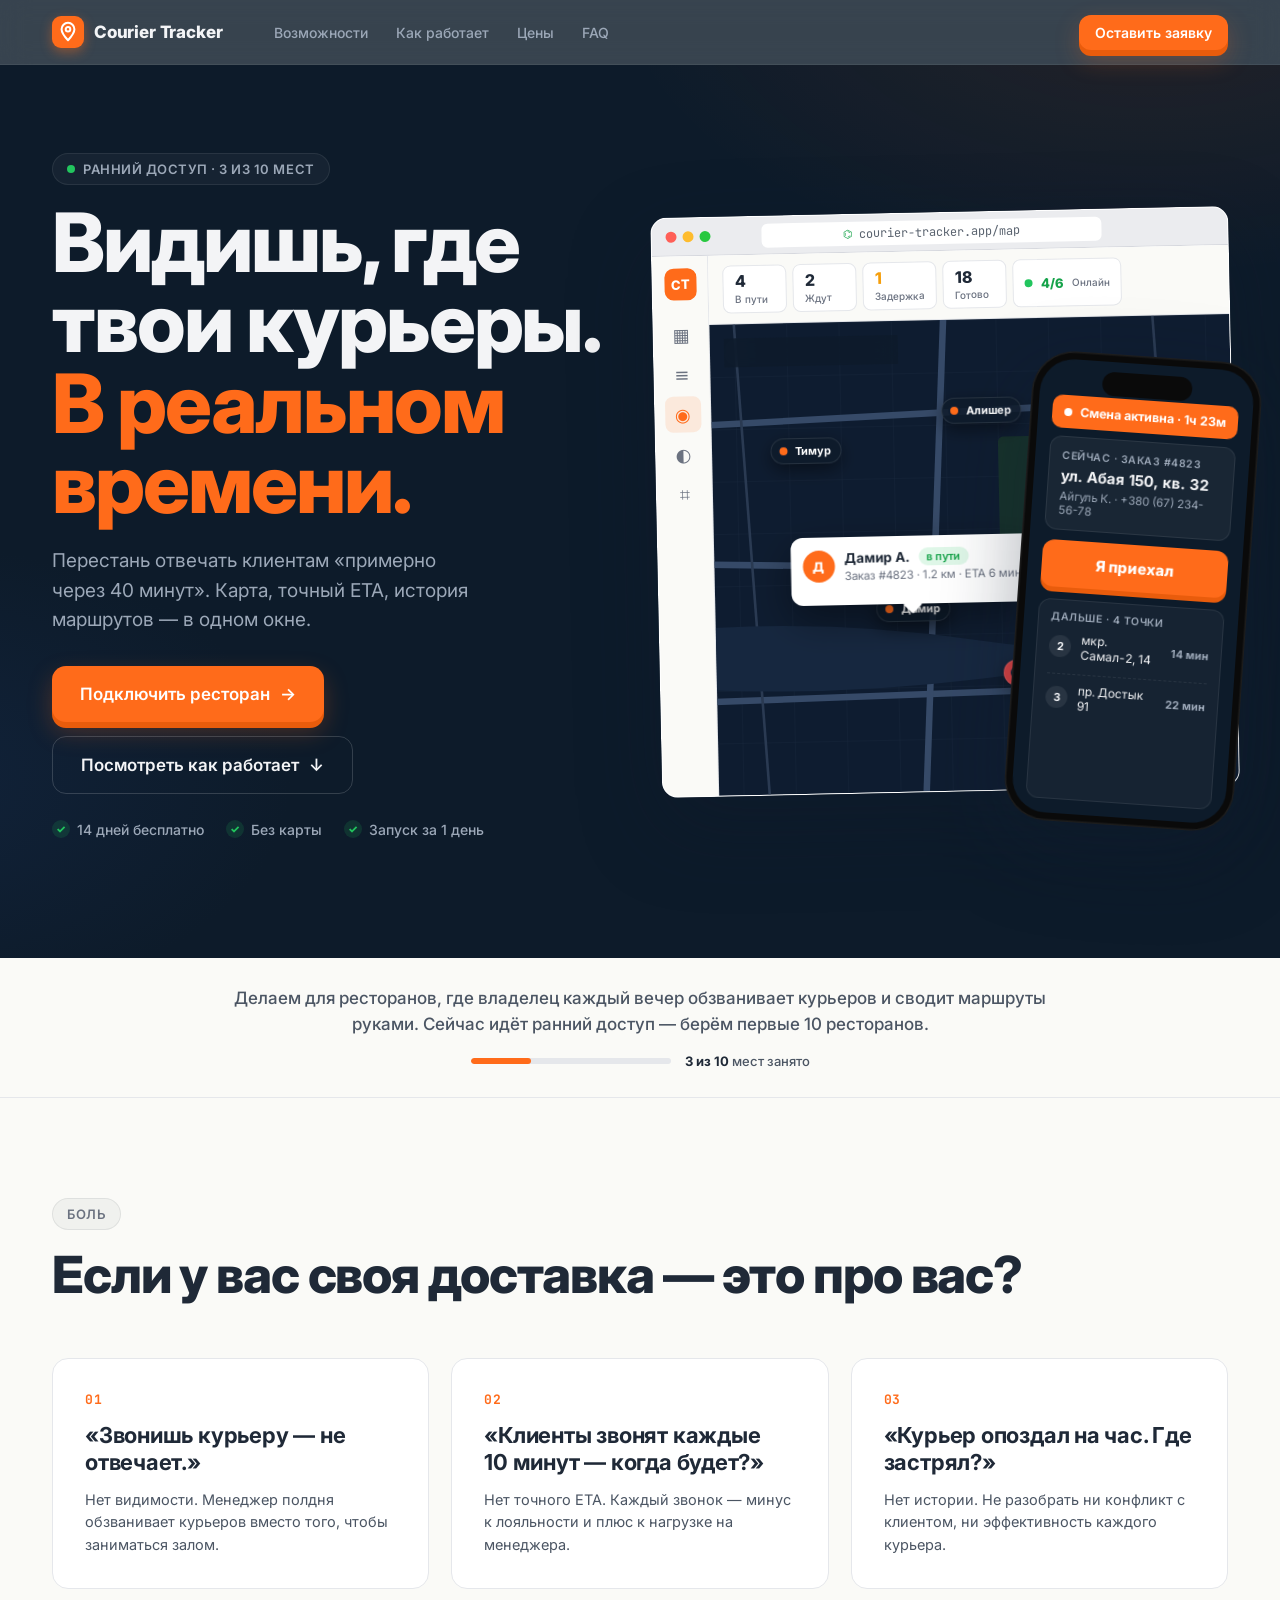
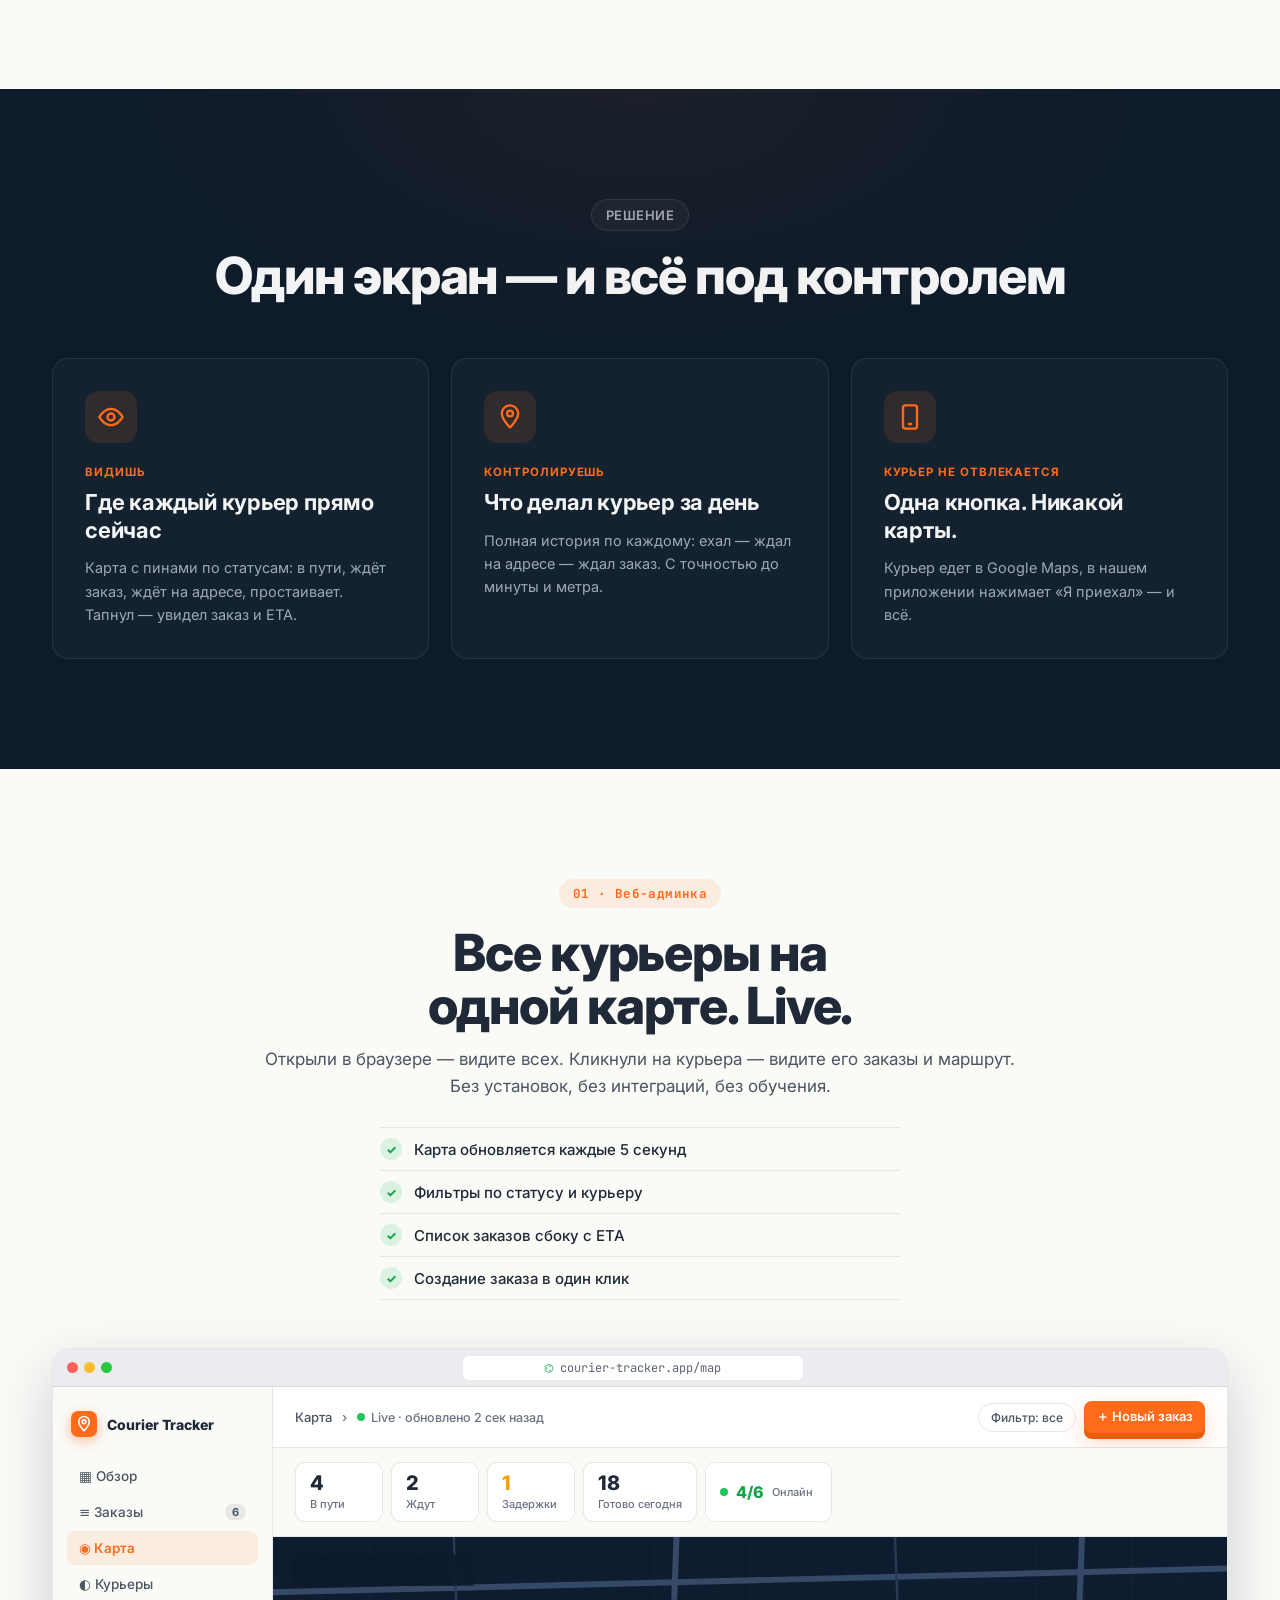
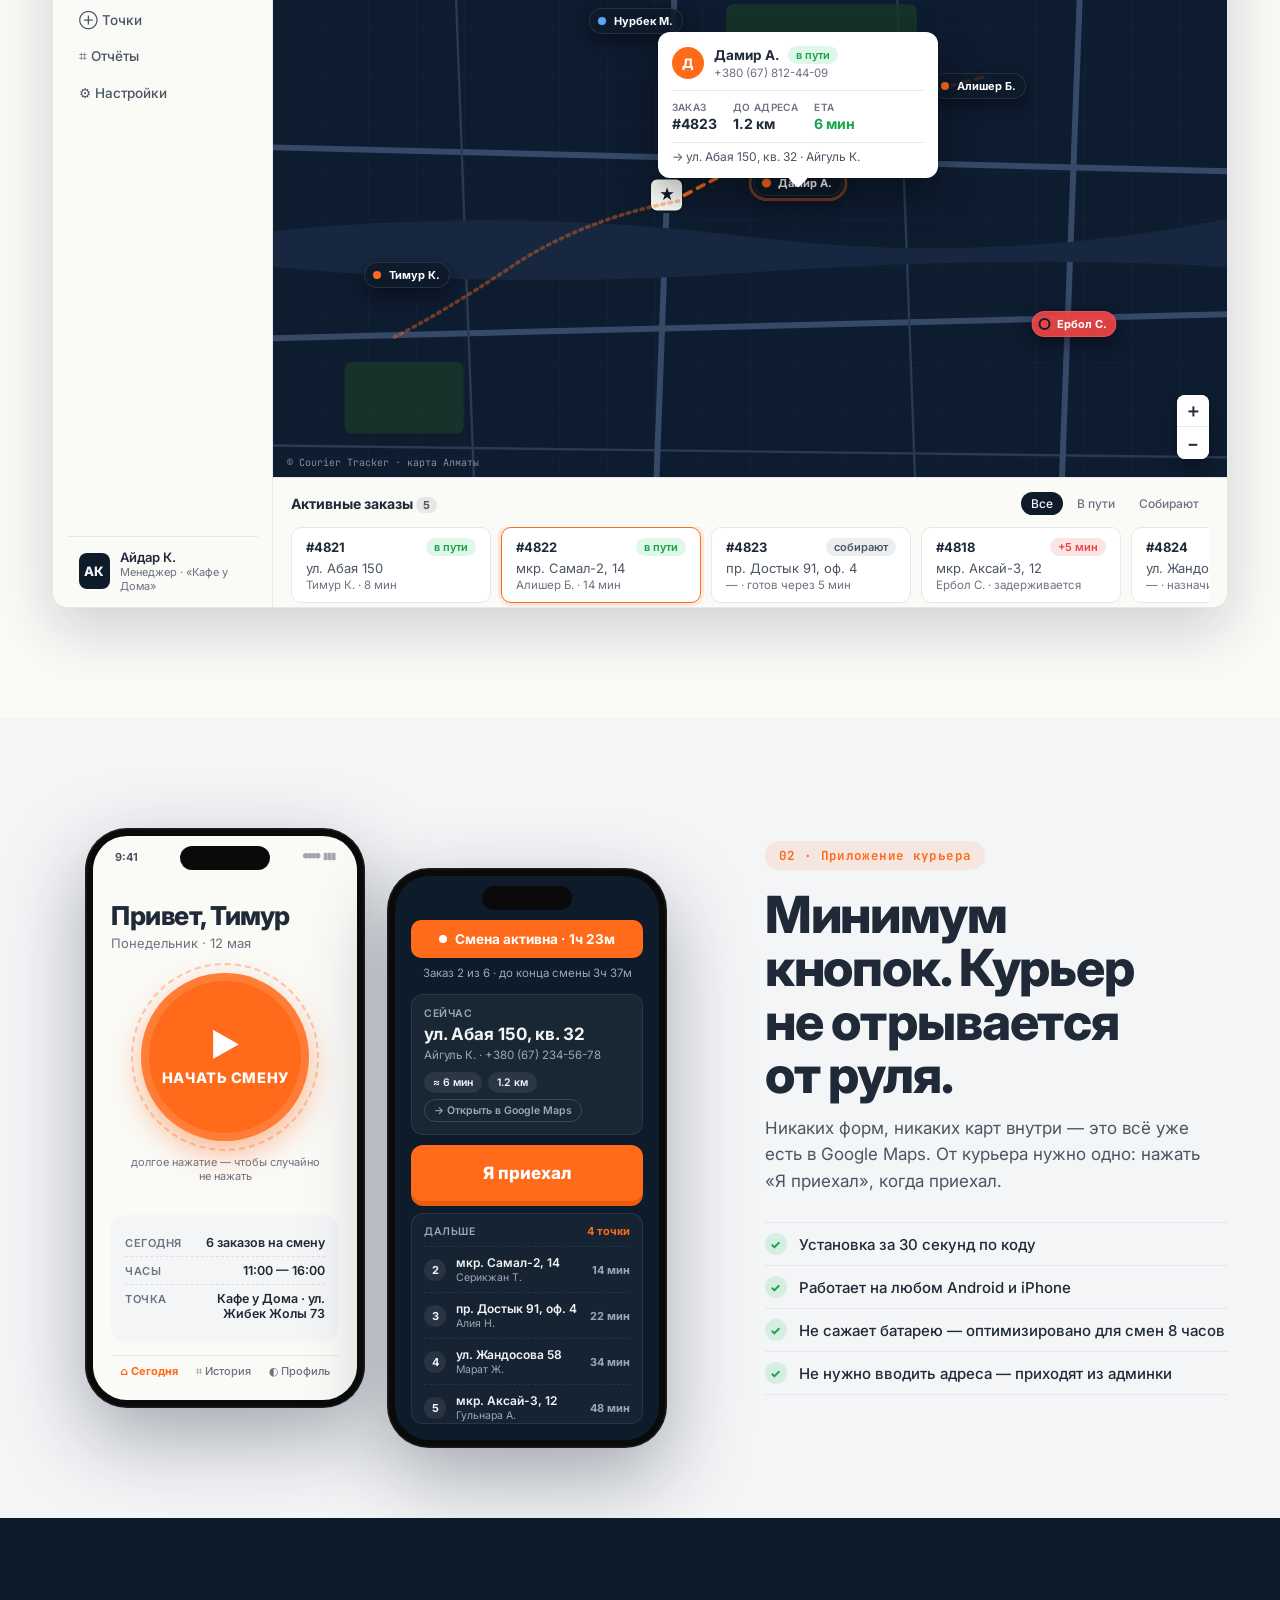
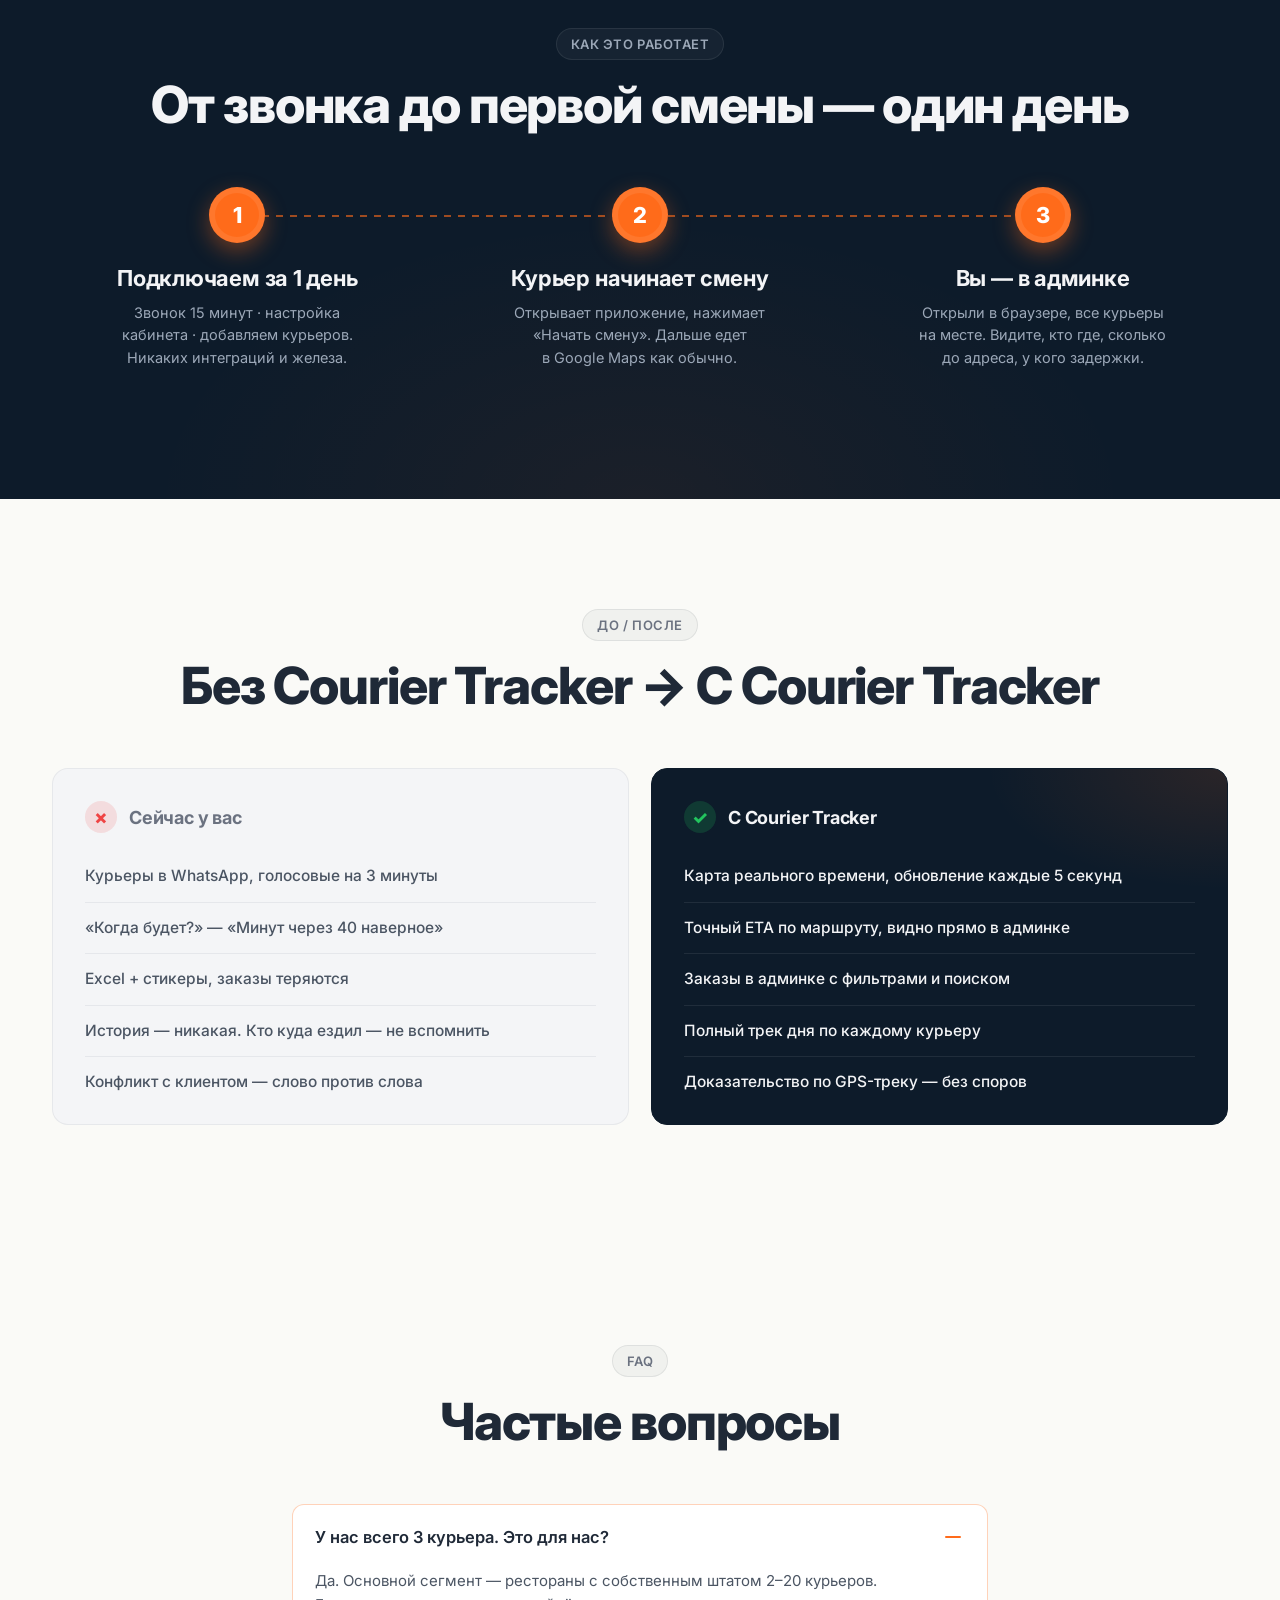
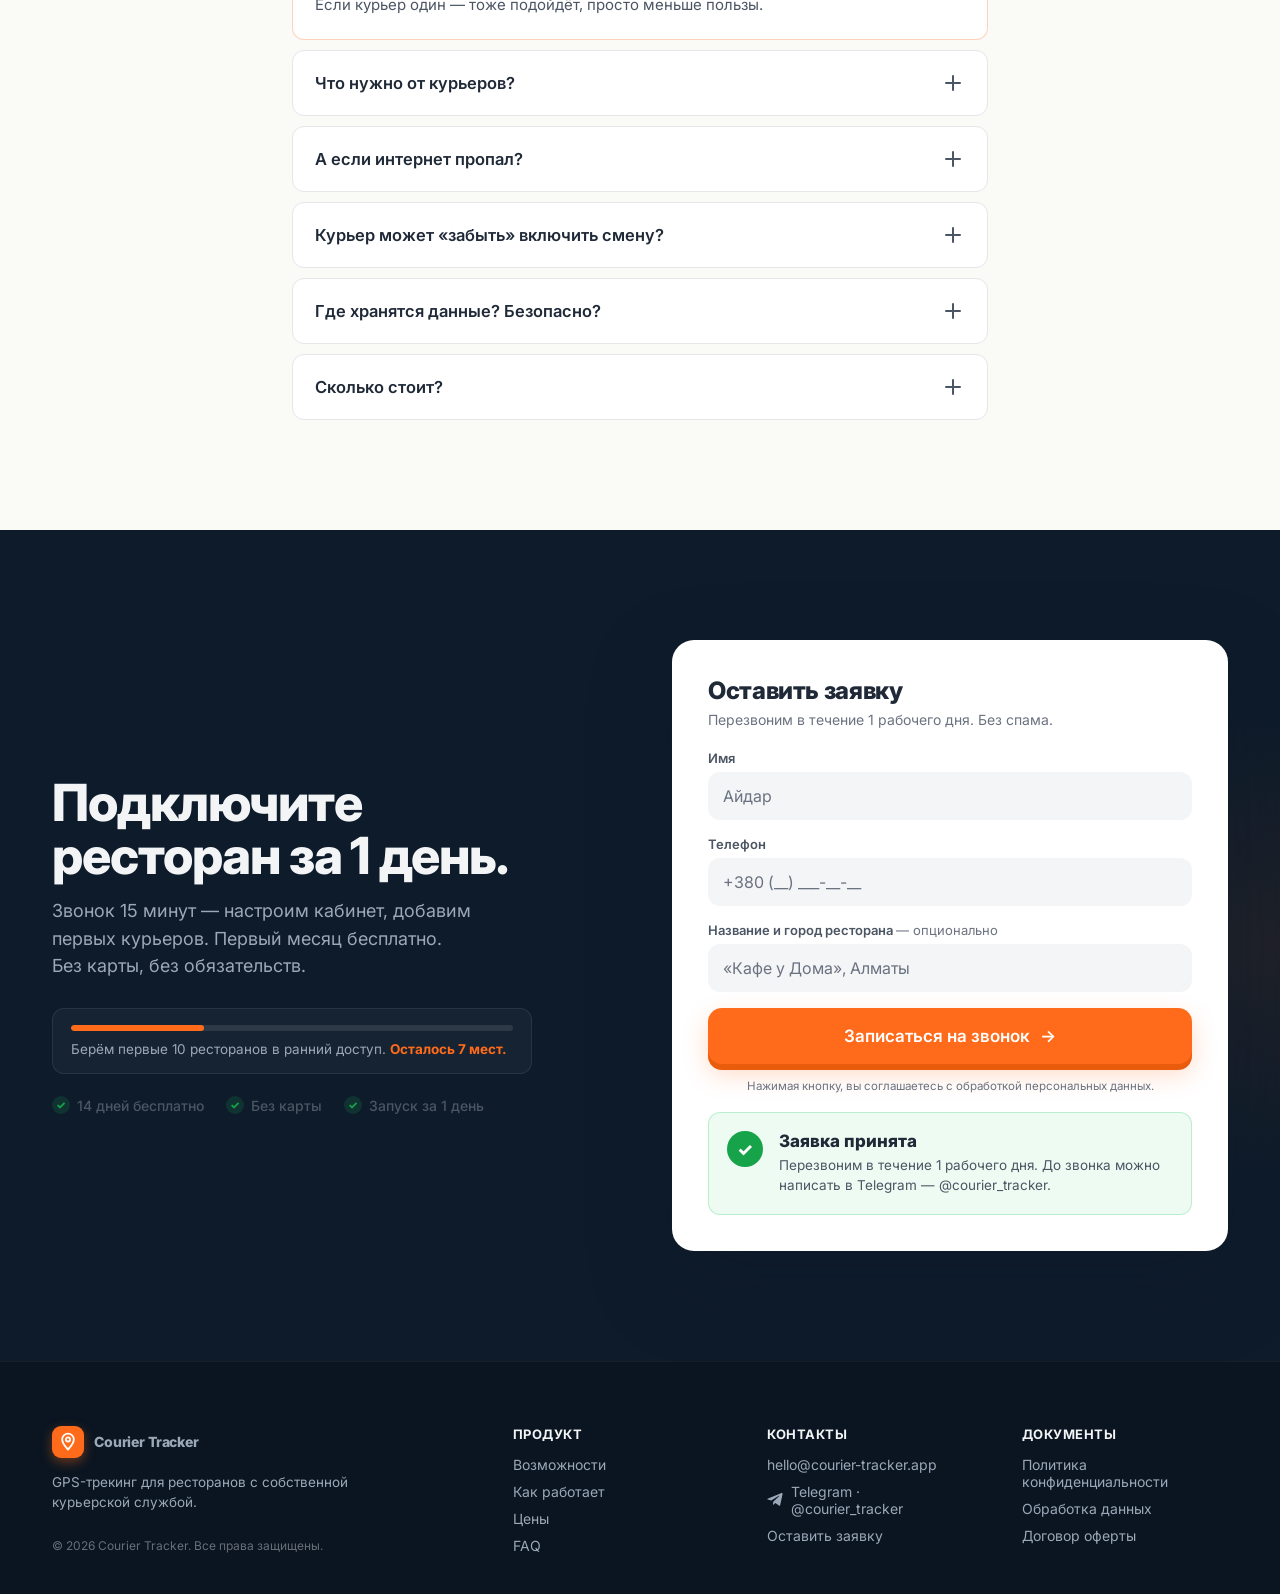
<file: design/Courier Tracker - Landing.html>
<!doctype html>
<html lang="ru">
<head>
<meta charset="utf-8" />
<title>Courier Tracker — GPS-трекинг для собственной курьерской службы</title>
<meta name="viewport" content="width=device-width, initial-scale=1" />
<meta name="description" content="Видишь, где твои курьеры. В реальном времени. Карта, точный ETA, история маршрутов — в одном окне. Запуск за 1 день." />
<link rel="preconnect" href="https://fonts.googleapis.com" />
<link rel="preconnect" href="https://fonts.gstatic.com" crossorigin />
<link href="https://fonts.googleapis.com/css2?family=Inter:wght@400;500;600;700;800;900&family=JetBrains+Mono:wght@400;500&display=swap" rel="stylesheet" />
<link rel="stylesheet" href="landing.css" />
</head>
<body>

<!-- ============================================================= -->
<!--                        STICKY HEADER                          -->
<!-- ============================================================= -->
<header class="hdr" id="hdr">
  <div class="wrap hdr__inner">
    <a href="#top" class="logo">
      <span class="logo__mark" aria-hidden="true">
        <svg viewBox="0 0 24 24" width="22" height="22" fill="none" stroke="currentColor" stroke-width="2.2" stroke-linecap="round" stroke-linejoin="round"><path d="M12 21s-7-7.5-7-12a7 7 0 1 1 14 0c0 4.5-7 12-7 12Z"/><circle cx="12" cy="9" r="2.5"/></svg>
      </span>
      <span class="logo__text">Courier&nbsp;Tracker</span>
    </a>
    <nav class="hdr__nav" aria-label="Главное меню">
      <a href="#features">Возможности</a>
      <a href="#how">Как работает</a>
      <a href="#pricing">Цены</a>
      <a href="#faq">FAQ</a>
    </nav>
    <a href="#lead" class="btn btn--primary btn--sm">Оставить заявку</a>
    <button class="hdr__burger" id="burger" aria-label="Меню" aria-expanded="false">
      <span></span><span></span><span></span>
    </button>
  </div>
  <div class="hdr__mobile" id="hdrMobile">
    <a href="#features">Возможности</a>
    <a href="#how">Как работает</a>
    <a href="#pricing">Цены</a>
    <a href="#faq">FAQ</a>
    <a href="#lead" class="btn btn--primary">Оставить заявку</a>
  </div>
</header>

<a id="top"></a>

<!-- ============================================================= -->
<!-- 1. HERO                                                       -->
<!-- ============================================================= -->
<section class="hero">
  <div class="wrap hero__grid">

    <div class="hero__copy">
      <div class="eyebrow">
        <span class="dot dot--live"></span>
        Ранний доступ · 3 из 10 мест
      </div>
      <h1 class="h1">
        Видишь, где твои&nbsp;курьеры.<br/>
        <span class="h1__accent">В реальном времени.</span>
      </h1>
      <p class="hero__sub">
        Перестань отвечать клиентам «примерно через&nbsp;40&nbsp;минут».
        Карта, точный&nbsp;ETA, история маршрутов&nbsp;— в одном окне.
      </p>
      <div class="hero__cta">
        <a href="#lead" class="btn btn--primary btn--lg">Подключить ресторан <span class="btn__arrow">→</span></a>
        <a href="#features" class="btn btn--ghost btn--lg">Посмотреть как работает <span class="btn__arrow">↓</span></a>
      </div>
      <ul class="checks">
        <li><span class="check">✓</span> 14 дней бесплатно</li>
        <li><span class="check">✓</span> Без карты</li>
        <li><span class="check">✓</span> Запуск за 1 день</li>
      </ul>
    </div>

    <div class="hero__art">
      <!-- Browser-framed admin mockup -->
      <div class="browser browser--hero">
        <div class="browser__chrome">
          <div class="browser__dots"><i></i><i></i><i></i></div>
          <div class="browser__url"><span class="browser__lock">⌬</span> courier-tracker.app/map</div>
          <div class="browser__pad"></div>
        </div>
        <div class="browser__body">
          <!-- compact admin preview -->
          <div class="admin admin--mini">
            <aside class="admin__nav">
              <div class="admin__brand">CT</div>
              <a class="navItem" title="Обзор">▦</a>
              <a class="navItem" title="Заказы">≡</a>
              <a class="navItem navItem--active" title="Карта">◉</a>
              <a class="navItem" title="Курьеры">◐</a>
              <a class="navItem" title="Отчёты">⌗</a>
            </aside>
            <main class="admin__main">
              <div class="admin__topbar">
                <div class="kpi"><span class="kpi__num">4</span><span class="kpi__lbl">В пути</span></div>
                <div class="kpi"><span class="kpi__num">2</span><span class="kpi__lbl">Ждут</span></div>
                <div class="kpi kpi--warn"><span class="kpi__num">1</span><span class="kpi__lbl">Задержка</span></div>
                <div class="kpi"><span class="kpi__num">18</span><span class="kpi__lbl">Готово</span></div>
                <div class="kpi kpi--ok"><span class="dot dot--live"></span><span class="kpi__num">4/6</span><span class="kpi__lbl">Онлайн</span></div>
              </div>
              <div class="admin__map" id="heroMap">
                <!-- map drawn in CSS + SVG, see landing.css -->
                <svg class="mapSvg" viewBox="0 0 600 360" preserveAspectRatio="xMidYMid slice" aria-hidden="true">
                  <defs>
                    <pattern id="grid" width="40" height="40" patternUnits="userSpaceOnUse">
                      <path d="M 40 0 L 0 0 0 40" fill="none" stroke="#1a2a3f" stroke-width="0.5"/>
                    </pattern>
                  </defs>
                  <rect width="600" height="360" fill="url(#grid)"/>
                  <!-- streets -->
                  <path d="M0 80 L600 60" class="street street--major"/>
                  <path d="M0 180 L600 200" class="street street--major"/>
                  <path d="M0 290 L600 280" class="street street--major"/>
                  <path d="M120 0 L140 360" class="street"/>
                  <path d="M280 0 L260 360" class="street street--major"/>
                  <path d="M440 0 L460 360" class="street"/>
                  <!-- river -->
                  <path d="M0 240 Q150 220 300 245 T600 235 L600 270 Q450 260 300 275 T0 270 Z" class="river"/>
                  <!-- park -->
                  <rect x="320" y="90" width="120" height="80" rx="4" class="park"/>
                </svg>

                <!-- pins -->
                <span class="pin pin--moving" style="left:18%;top:30%"><b>Тимур</b></span>
                <span class="pin pin--moving" style="left:52%;top:22%"><b>Алишер</b></span>
                <span class="pin pin--idle" style="left:74%;top:58%"><b>Нурбек</b></span>
                <span class="pin pin--moving" style="left:38%;top:64%"><b>Дамир</b></span>
                <span class="pin pin--late" style="left:62%;top:78%"><b>Ербол</b></span>

                <!-- popover -->
                <div class="popover" style="left:38%;top:64%">
                  <div class="popover__head">
                    <span class="avatar">Д</span>
                    <div>
                      <div class="popover__name">Дамир А. <span class="badge badge--ok">в&nbsp;пути</span></div>
                      <div class="popover__meta">Заказ #4823 · 1.2&nbsp;км · ETA 6&nbsp;мин</div>
                    </div>
                  </div>
                </div>

                <span class="liveTag"><span class="dot dot--live"></span>Live · обновление 5&nbsp;сек</span>
              </div>
            </main>
          </div>
        </div>
      </div>

      <!-- iPhone overlay -->
      <div class="phone phone--hero">
        <div class="phone__notch"></div>
        <div class="phone__screen">
          <div class="cApp">
            <div class="cApp__bar">
              <span class="dot dot--live dot--white"></span>
              Смена активна · 1ч 23м
            </div>
            <div class="cApp__now">
              <div class="cApp__lbl">Сейчас · заказ #4823</div>
              <div class="cApp__addr">ул. Абая 150, кв. 32</div>
              <div class="cApp__cust">Айгуль К. · +380 (67) 234-56-78</div>
            </div>
            <button class="cApp__cta">Я приехал</button>
            <div class="cApp__next">
              <div class="cApp__lbl">Дальше · 4 точки</div>
              <div class="cApp__list">
                <div class="cApp__row"><b>2</b><span>мкр. Самал-2, 14</span><i>14&nbsp;мин</i></div>
                <div class="cApp__row"><b>3</b><span>пр. Достык 91</span><i>22&nbsp;мин</i></div>
              </div>
            </div>
          </div>
        </div>
      </div>
    </div>

  </div>
</section>

<!-- ============================================================= -->
<!-- 2. SOC BUFFER                                                  -->
<!-- ============================================================= -->
<section class="soc">
  <div class="wrap soc__inner">
    <p class="soc__quote">
      Делаем для ресторанов, где владелец каждый вечер обзванивает курьеров
      и сводит маршруты руками. Сейчас идёт ранний доступ&nbsp;— берём первые 10&nbsp;ресторанов.
    </p>
    <div class="soc__progress" aria-label="3 из 10 мест занято">
      <div class="soc__bar"><div class="soc__fill" style="width:30%"></div></div>
      <div class="soc__lbl"><b>3 из 10</b> мест занято</div>
    </div>
  </div>
</section>

<!-- ============================================================= -->
<!-- 3. PAIN                                                        -->
<!-- ============================================================= -->
<section class="pain" id="pain">
  <div class="wrap">
    <div class="sec__head">
      <div class="eyebrow eyebrow--dark">Боль</div>
      <h2 class="h2">Если у вас своя доставка&nbsp;— это про вас?</h2>
    </div>
    <div class="pain__grid">
      <article class="painCard">
        <div class="painCard__num">01</div>
        <p class="painCard__quote">«Звонишь курьеру&nbsp;— не отвечает.»</p>
        <p class="painCard__body">Нет видимости. Менеджер полдня обзванивает курьеров вместо того, чтобы заниматься залом.</p>
      </article>
      <article class="painCard">
        <div class="painCard__num">02</div>
        <p class="painCard__quote">«Клиенты звонят каждые 10&nbsp;минут&nbsp;— когда будет?»</p>
        <p class="painCard__body">Нет точного&nbsp;ETA. Каждый звонок&nbsp;— минус к лояльности и плюс к нагрузке на менеджера.</p>
      </article>
      <article class="painCard">
        <div class="painCard__num">03</div>
        <p class="painCard__quote">«Курьер опоздал на час. Где застрял?»</p>
        <p class="painCard__body">Нет истории. Не разобрать ни конфликт с клиентом, ни эффективность каждого курьера.</p>
      </article>
    </div>
  </div>
</section>

<!-- ============================================================= -->
<!-- 4. SOLUTION                                                    -->
<!-- ============================================================= -->
<section class="solution" id="features">
  <div class="wrap">
    <div class="sec__head sec__head--center">
      <div class="eyebrow">Решение</div>
      <h2 class="h2 h2--light">Один экран&nbsp;— и всё под&nbsp;контролем</h2>
    </div>
    <div class="sol__grid">
      <article class="solCard">
        <div class="solCard__icon" aria-hidden="true">
          <svg viewBox="0 0 24 24" width="28" height="28" fill="none" stroke="currentColor" stroke-width="2" stroke-linecap="round" stroke-linejoin="round"><path d="M2 12s4-7 10-7 10 7 10 7-4 7-10 7S2 12 2 12Z"/><circle cx="12" cy="12" r="3"/></svg>
        </div>
        <div class="solCard__kicker">Видишь</div>
        <h3 class="solCard__title">Где каждый курьер прямо сейчас</h3>
        <p class="solCard__body">Карта с пинами по статусам: в&nbsp;пути, ждёт заказ, ждёт на адресе, простаивает. Тапнул&nbsp;— увидел заказ и&nbsp;ETA.</p>
      </article>
      <article class="solCard">
        <div class="solCard__icon" aria-hidden="true">
          <svg viewBox="0 0 24 24" width="28" height="28" fill="none" stroke="currentColor" stroke-width="2" stroke-linecap="round" stroke-linejoin="round"><path d="M12 21s-7-7.5-7-12a7 7 0 1 1 14 0c0 4.5-7 12-7 12Z"/><circle cx="12" cy="9" r="2.5"/></svg>
        </div>
        <div class="solCard__kicker">Контролируешь</div>
        <h3 class="solCard__title">Что делал курьер за день</h3>
        <p class="solCard__body">Полная история по каждому: ехал&nbsp;— ждал на адресе&nbsp;— ждал заказ. С точностью до минуты и метра.</p>
      </article>
      <article class="solCard">
        <div class="solCard__icon" aria-hidden="true">
          <svg viewBox="0 0 24 24" width="28" height="28" fill="none" stroke="currentColor" stroke-width="2" stroke-linecap="round" stroke-linejoin="round"><rect x="6" y="2" width="12" height="20" rx="2"/><path d="M11 18h2"/></svg>
        </div>
        <div class="solCard__kicker">Курьер не отвлекается</div>
        <h3 class="solCard__title">Одна кнопка. Никакой карты.</h3>
        <p class="solCard__body">Курьер едет в&nbsp;Google&nbsp;Maps, в нашем приложении нажимает «Я&nbsp;приехал»&nbsp;— и всё.</p>
      </article>
    </div>
  </div>
</section>

<!-- ============================================================= -->
<!-- 5. ADMIN SCREENSHOT                                            -->
<!-- ============================================================= -->
<section class="shot shot--admin" id="admin">
  <div class="wrap shot__grid">
    <div class="shot__copy">
      <div class="badge badge--num">01 · Веб-админка</div>
      <h2 class="h2">Все курьеры на одной&nbsp;карте. Live.</h2>
      <p class="shot__lead">Открыли в браузере&nbsp;— видите всех. Кликнули на&nbsp;курьера&nbsp;— видите его заказы и&nbsp;маршрут. Без установок, без интеграций, без обучения.</p>
      <ul class="featList">
        <li><span class="featList__bullet">✓</span> Карта обновляется каждые 5&nbsp;секунд</li>
        <li><span class="featList__bullet">✓</span> Фильтры по статусу и&nbsp;курьеру</li>
        <li><span class="featList__bullet">✓</span> Список заказов сбоку с&nbsp;ETA</li>
        <li><span class="featList__bullet">✓</span> Создание заказа в&nbsp;один&nbsp;клик</li>
      </ul>
    </div>

    <div class="shot__art">
      <div class="browser browser--full">
        <div class="browser__chrome">
          <div class="browser__dots"><i></i><i></i><i></i></div>
          <div class="browser__url"><span class="browser__lock">⌬</span> courier-tracker.app/map</div>
          <div class="browser__pad"></div>
        </div>
        <div class="browser__body">
          <div class="admin">
            <aside class="admin__sidebar">
              <div class="admin__brand">
                <span class="logo__mark logo__mark--small">
                  <svg viewBox="0 0 24 24" width="18" height="18" fill="none" stroke="currentColor" stroke-width="2.2" stroke-linecap="round" stroke-linejoin="round"><path d="M12 21s-7-7.5-7-12a7 7 0 1 1 14 0c0 4.5-7 12-7 12Z"/><circle cx="12" cy="9" r="2.5"/></svg>
                </span>
                Courier Tracker
              </div>
              <nav class="admin__menu">
                <a>▦ Обзор</a>
                <a>≡ Заказы <span class="navCount">6</span></a>
                <a class="navItem--active">◉ Карта</a>
                <a>◐ Курьеры</a>
                <a>⊕ Точки</a>
                <a>⌗ Отчёты</a>
                <a>⚙ Настройки</a>
              </nav>
              <div class="admin__user">
                <span class="avatar avatar--sq">АК</span>
                <div>
                  <div class="admin__userName">Айдар К.</div>
                  <div class="admin__userRole">Менеджер · «Кафе у Дома»</div>
                </div>
              </div>
            </aside>

            <main class="admin__main">
              <div class="admin__bread">
                <span>Карта</span>
                <span class="bread__sep">›</span>
                <span class="bread__live"><span class="dot dot--live"></span>Live · обновлено 2&nbsp;сек&nbsp;назад</span>
                <div class="admin__breadRight">
                  <button class="chip chip--ghost">Фильтр: все</button>
                  <button class="btn btn--primary btn--xs">＋ Новый заказ</button>
                </div>
              </div>

              <div class="admin__topbar">
                <div class="kpi"><span class="kpi__num">4</span><span class="kpi__lbl">В&nbsp;пути</span></div>
                <div class="kpi"><span class="kpi__num">2</span><span class="kpi__lbl">Ждут</span></div>
                <div class="kpi kpi--warn"><span class="kpi__num">1</span><span class="kpi__lbl">Задержки</span></div>
                <div class="kpi"><span class="kpi__num">18</span><span class="kpi__lbl">Готово сегодня</span></div>
                <div class="kpi kpi--ok"><span class="dot dot--live"></span><span class="kpi__num">4/6</span><span class="kpi__lbl">Онлайн</span></div>
              </div>

              <div class="admin__split">
                <div class="admin__map admin__map--big">
                  <svg class="mapSvg" viewBox="0 0 800 540" preserveAspectRatio="xMidYMid slice" aria-hidden="true">
                    <defs>
                      <pattern id="grid2" width="40" height="40" patternUnits="userSpaceOnUse">
                        <path d="M 40 0 L 0 0 0 40" fill="none" stroke="#1a2a3f" stroke-width="0.5"/>
                      </pattern>
                    </defs>
                    <rect width="800" height="540" fill="url(#grid2)"/>
                    <!-- streets -->
                    <path d="M0 90 L800 70" class="street street--major"/>
                    <path d="M0 220 L800 240" class="street street--major"/>
                    <path d="M0 380 L800 360" class="street street--major"/>
                    <path d="M0 470 L800 480" class="street"/>
                    <path d="M150 0 L170 540" class="street"/>
                    <path d="M340 0 L320 540" class="street street--major"/>
                    <path d="M520 0 L540 540" class="street"/>
                    <path d="M680 0 L660 540" class="street street--major"/>
                    <!-- river -->
                    <path d="M0 290 Q200 270 400 295 T800 280 L800 320 Q600 310 400 325 T0 320 Z" class="river"/>
                    <!-- parks -->
                    <rect x="380" y="100" width="160" height="100" rx="6" class="park"/>
                    <rect x="60" y="400" width="100" height="60" rx="6" class="park"/>
                    <!-- restaurant marker (HQ) -->
                    <g transform="translate(330,260)">
                      <rect x="-14" y="-14" width="28" height="28" rx="6" fill="#fafaf7" stroke="#0d1b2a" stroke-width="2"/>
                      <text x="0" y="4" text-anchor="middle" font-family="Inter" font-weight="800" font-size="13" fill="#0d1b2a">★</text>
                    </g>
                    <!-- route trace example -->
                    <path d="M345 260 Q420 220 470 200 T600 160" class="route" />
                    <path d="M340 265 Q260 280 200 320 T100 380" class="route route--past" />
                  </svg>

                  <!-- Pins with labels -->
                  <span class="pin pin--moving" style="left:14%;top:65%"><b>Тимур К.</b></span>
                  <span class="pin pin--moving" style="left:74%;top:30%"><b>Алишер Б.</b></span>
                  <span class="pin pin--idle" style="left:38%;top:18%"><b>Нурбек М.</b></span>
                  <span class="pin pin--moving pin--selected" style="left:55%;top:48%"><b>Дамир А.</b></span>
                  <span class="pin pin--late" style="left:84%;top:74%"><b>Ербол С.</b></span>

                  <!-- selected popover -->
                  <div class="popover popover--big" style="left:55%;top:48%">
                    <div class="popover__head">
                      <span class="avatar">Д</span>
                      <div>
                        <div class="popover__name">Дамир А. <span class="badge badge--ok">в&nbsp;пути</span></div>
                        <div class="popover__meta">+380&nbsp;(67)&nbsp;812-44-09</div>
                      </div>
                    </div>
                    <div class="popover__row">
                      <div><div class="popover__lbl">Заказ</div><div class="popover__val">#4823</div></div>
                      <div><div class="popover__lbl">До адреса</div><div class="popover__val">1.2 км</div></div>
                      <div><div class="popover__lbl">ETA</div><div class="popover__val popover__val--ok">6 мин</div></div>
                    </div>
                    <div class="popover__addr">→ ул. Абая 150, кв. 32 · Айгуль К.</div>
                  </div>

                  <span class="liveTag liveTag--big"><span class="dot dot--live"></span>Live · обновление 5 сек</span>
                  <div class="mapZoom">
                    <button>＋</button>
                    <button>−</button>
                  </div>
                  <div class="mapAttr">© Courier Tracker · карта Алматы</div>
                </div>

                <aside class="admin__orders">
                  <div class="admin__ordersHead">
                    <div>Активные заказы <span class="navCount">5</span></div>
                    <div class="admin__ordersTabs">
                      <span class="tab tab--on">Все</span>
                      <span class="tab">В пути</span>
                      <span class="tab">Собирают</span>
                    </div>
                  </div>
                  <div class="admin__ordersScroll">
                    <div class="orderRow orderRow--ok">
                      <div class="orderRow__top"><b>#4821</b><span class="badge badge--ok">в пути</span></div>
                      <div class="orderRow__addr">ул. Абая 150</div>
                      <div class="orderRow__meta">Тимур К. · 8 мин</div>
                    </div>
                    <div class="orderRow orderRow--ok orderRow--sel">
                      <div class="orderRow__top"><b>#4822</b><span class="badge badge--ok">в пути</span></div>
                      <div class="orderRow__addr">мкр. Самал-2, 14</div>
                      <div class="orderRow__meta">Алишер Б. · 14 мин</div>
                    </div>
                    <div class="orderRow">
                      <div class="orderRow__top"><b>#4823</b><span class="badge badge--neutral">собирают</span></div>
                      <div class="orderRow__addr">пр. Достык 91, оф. 4</div>
                      <div class="orderRow__meta">— · готов через 5&nbsp;мин</div>
                    </div>
                    <div class="orderRow orderRow--late">
                      <div class="orderRow__top"><b>#4818</b><span class="badge badge--late">+5 мин</span></div>
                      <div class="orderRow__addr">мкр. Аксай-3, 12</div>
                      <div class="orderRow__meta">Ербол С. · задерживается</div>
                    </div>
                    <div class="orderRow">
                      <div class="orderRow__top"><b>#4824</b><span class="badge badge--neutral">новый</span></div>
                      <div class="orderRow__addr">ул. Жандосова 58</div>
                      <div class="orderRow__meta">— · назначить курьера</div>
                    </div>
                  </div>
                </aside>
              </div>
            </main>
          </div>
        </div>
      </div>
    </div>
  </div>
</section>

<!-- ============================================================= -->
<!-- 6. COURIER APP SCREENSHOT                                      -->
<!-- ============================================================= -->
<section class="shot shot--courier">
  <div class="wrap shot__grid shot__grid--rev">

    <div class="shot__phones">
      <!-- Phone A: start shift -->
      <div class="phone phone--lg">
        <div class="phone__notch"></div>
        <div class="phone__screen phone__screen--light">
          <div class="cAppLight">
            <div class="cAppLight__topbar">
              <span>9:41</span>
              <span class="cAppLight__icons">●●●●  ▮▮▮</span>
            </div>
            <div class="cAppLight__hi">
              <div class="cAppLight__hello">Привет, Тимур</div>
              <div class="cAppLight__date">Понедельник · 12 мая</div>
            </div>
            <div class="cAppLight__startWrap">
              <button class="cAppLight__start">
                <span class="cAppLight__startIcon">▶</span>
                <span>НАЧАТЬ СМЕНУ</span>
              </button>
              <div class="cAppLight__startHint">долгое нажатие&nbsp;— чтобы случайно не&nbsp;нажать</div>
            </div>
            <div class="cAppLight__plan">
              <div class="cAppLight__planRow">
                <div class="cAppLight__planLbl">Сегодня</div>
                <div class="cAppLight__planVal">6 заказов на смену</div>
              </div>
              <div class="cAppLight__planRow">
                <div class="cAppLight__planLbl">Часы</div>
                <div class="cAppLight__planVal">11:00 — 16:00</div>
              </div>
              <div class="cAppLight__planRow">
                <div class="cAppLight__planLbl">Точка</div>
                <div class="cAppLight__planVal">Кафе у Дома · ул. Жибек&nbsp;Жолы&nbsp;73</div>
              </div>
            </div>
            <div class="cAppLight__nav">
              <span class="cAppLight__navItem cAppLight__navItem--on">⌂ Сегодня</span>
              <span class="cAppLight__navItem">⌗ История</span>
              <span class="cAppLight__navItem">◐ Профиль</span>
            </div>
          </div>
        </div>
      </div>

      <!-- Phone B: active shift -->
      <div class="phone phone--lg phone--offset">
        <div class="phone__notch"></div>
        <div class="phone__screen">
          <div class="cApp cApp--full">
            <div class="cApp__bar">
              <span class="dot dot--live dot--white"></span>
              Смена активна · 1ч 23м
            </div>
            <div class="cApp__sub">
              Заказ 2 из 6 · до конца смены 3ч 37м
            </div>
            <div class="cApp__nowCard">
              <div class="cApp__lbl">Сейчас</div>
              <div class="cApp__addr">ул. Абая 150, кв. 32</div>
              <div class="cApp__cust">Айгуль К. · +380 (67) 234-56-78</div>
              <div class="cApp__chips">
                <span class="cApp__chip">≈ 6 мин</span>
                <span class="cApp__chip">1.2 км</span>
                <span class="cApp__chip cApp__chip--ghost">→ Открыть в Google&nbsp;Maps</span>
              </div>
            </div>
            <button class="cApp__bigCta">Я приехал</button>
            <div class="cApp__nextCard">
              <div class="cApp__nextHead">
                <div class="cApp__lbl">Дальше</div>
                <div class="cApp__nextCount">4 точки</div>
              </div>
              <div class="cApp__row"><b>2</b><span><span class="cApp__rowAddr">мкр. Самал-2, 14</span><span class="cApp__rowName">Серикжан Т.</span></span><i>14&nbsp;мин</i></div>
              <div class="cApp__row"><b>3</b><span><span class="cApp__rowAddr">пр. Достык 91, оф. 4</span><span class="cApp__rowName">Алия Н.</span></span><i>22&nbsp;мин</i></div>
              <div class="cApp__row"><b>4</b><span><span class="cApp__rowAddr">ул. Жандосова 58</span><span class="cApp__rowName">Марат Ж.</span></span><i>34&nbsp;мин</i></div>
              <div class="cApp__row"><b>5</b><span><span class="cApp__rowAddr">мкр. Аксай-3, 12</span><span class="cApp__rowName">Гульнара А.</span></span><i>48&nbsp;мин</i></div>
            </div>
          </div>
        </div>
      </div>
    </div>

    <div class="shot__copy">
      <div class="badge badge--num">02 · Приложение курьера</div>
      <h2 class="h2">Минимум кнопок. Курьер не&nbsp;отрывается от&nbsp;руля.</h2>
      <p class="shot__lead">Никаких форм, никаких карт внутри&nbsp;— это всё уже есть в&nbsp;Google&nbsp;Maps. От курьера нужно одно: нажать «Я&nbsp;приехал», когда приехал.</p>
      <ul class="featList">
        <li><span class="featList__bullet">✓</span> Установка за 30&nbsp;секунд по&nbsp;коду</li>
        <li><span class="featList__bullet">✓</span> Работает на любом Android и&nbsp;iPhone</li>
        <li><span class="featList__bullet">✓</span> Не сажает батарею&nbsp;— оптимизировано для смен 8&nbsp;часов</li>
        <li><span class="featList__bullet">✓</span> Не нужно вводить адреса&nbsp;— приходят из&nbsp;админки</li>
      </ul>
    </div>

  </div>
</section>

<!-- ============================================================= -->
<!-- 7. HOW IT WORKS                                                -->
<!-- ============================================================= -->
<section class="how" id="how">
  <div class="wrap">
    <div class="sec__head sec__head--center">
      <div class="eyebrow">Как это работает</div>
      <h2 class="h2 h2--light">От звонка до&nbsp;первой смены&nbsp;— один&nbsp;день</h2>
    </div>
    <ol class="steps">
      <li class="step">
        <div class="step__num">1</div>
        <h3 class="step__title">Подключаем за 1&nbsp;день</h3>
        <p class="step__body">Звонок 15&nbsp;минут&nbsp;· настройка кабинета&nbsp;· добавляем курьеров. Никаких интеграций и&nbsp;железа.</p>
      </li>
      <li class="step">
        <div class="step__num">2</div>
        <h3 class="step__title">Курьер начинает смену</h3>
        <p class="step__body">Открывает приложение, нажимает «Начать&nbsp;смену». Дальше едет в&nbsp;Google&nbsp;Maps как обычно.</p>
      </li>
      <li class="step">
        <div class="step__num">3</div>
        <h3 class="step__title">Вы&nbsp;— в&nbsp;админке</h3>
        <p class="step__body">Открыли в браузере, все курьеры на&nbsp;месте. Видите, кто где, сколько до&nbsp;адреса, у&nbsp;кого задержки.</p>
      </li>
    </ol>
  </div>
</section>

<!-- ============================================================= -->
<!-- 8. BEFORE / AFTER                                              -->
<!-- ============================================================= -->
<section class="cmp" id="pricing">
  <div class="wrap">
    <div class="sec__head sec__head--center">
      <div class="eyebrow eyebrow--dark">До / После</div>
      <h2 class="h2">Без Courier Tracker → С Courier Tracker</h2>
    </div>
    <div class="cmp__grid">
      <div class="cmp__col cmp__col--bad">
        <div class="cmp__head">
          <span class="cmp__icon">✗</span>
          <span>Сейчас у&nbsp;вас</span>
        </div>
        <ul class="cmp__list">
          <li>Курьеры в WhatsApp, голосовые на&nbsp;3 минуты</li>
          <li>«Когда будет?» — «Минут через 40 наверное»</li>
          <li>Excel + стикеры, заказы теряются</li>
          <li>История&nbsp;— никакая. Кто куда ездил&nbsp;— не&nbsp;вспомнить</li>
          <li>Конфликт с клиентом&nbsp;— слово против слова</li>
        </ul>
      </div>
      <div class="cmp__col cmp__col--good">
        <div class="cmp__head">
          <span class="cmp__icon cmp__icon--ok">✓</span>
          <span>С Courier Tracker</span>
        </div>
        <ul class="cmp__list">
          <li>Карта реального времени, обновление каждые 5&nbsp;секунд</li>
          <li>Точный ETA по маршруту, видно прямо в&nbsp;админке</li>
          <li>Заказы в админке с&nbsp;фильтрами и&nbsp;поиском</li>
          <li>Полный трек дня по&nbsp;каждому курьеру</li>
          <li>Доказательство по&nbsp;GPS-треку — без споров</li>
        </ul>
      </div>
    </div>
  </div>
</section>

<!-- ============================================================= -->
<!-- 9. FAQ                                                         -->
<!-- ============================================================= -->
<section class="faq" id="faq">
  <div class="wrap wrap--narrow">
    <div class="sec__head sec__head--center">
      <div class="eyebrow eyebrow--dark">FAQ</div>
      <h2 class="h2">Частые вопросы</h2>
    </div>
    <div class="faq__list">
      <details class="faq__item" open>
        <summary>У нас всего 3&nbsp;курьера. Это для&nbsp;нас?<span class="faq__icon"></span></summary>
        <div class="faq__body">Да. Основной сегмент&nbsp;— рестораны с&nbsp;собственным штатом 2–20 курьеров. Если&nbsp;курьер один&nbsp;— тоже подойдёт, просто меньше пользы.</div>
      </details>
      <details class="faq__item">
        <summary>Что нужно от&nbsp;курьеров?<span class="faq__icon"></span></summary>
        <div class="faq__body">Любой смартфон не&nbsp;старше 4&nbsp;лет (Android&nbsp;8+, iOS&nbsp;13+) и&nbsp;интернет. Установка&nbsp;— 30&nbsp;секунд по&nbsp;коду из&nbsp;приглашения, никаких регистраций.</div>
      </details>
      <details class="faq__item">
        <summary>А если интернет пропал?<span class="faq__icon"></span></summary>
        <div class="faq__body">Приложение сохраняет точки локально и отправит пачкой при восстановлении связи. В админке такие курьеры подсвечиваются как «офлайн&nbsp;— догоняет».</div>
      </details>
      <details class="faq__item">
        <summary>Курьер может «забыть» включить смену?<span class="faq__icon"></span></summary>
        <div class="faq__body">Может. В админке видно статус каждого: <b>онлайн</b> · <b>офлайн</b> · <b>смена не&nbsp;начата</b>. Менеджеру приходит уведомление, если за&nbsp;15&nbsp;минут до&nbsp;смены курьер не&nbsp;нажал «Начать».</div>
      </details>
      <details class="faq__item">
        <summary>Где хранятся данные? Безопасно?<span class="faq__icon"></span></summary>
        <div class="faq__body">Зашифрованно, дата-центр в&nbsp;ЕС. Никто кроме вас не&nbsp;видит маршруты ваших курьеров. По&nbsp;запросу&nbsp;— DPA и&nbsp;договор о&nbsp;неразглашении.</div>
      </details>
      <details class="faq__item">
        <summary>Сколько стоит?<span class="faq__icon"></span></summary>
        <div class="faq__body">Ранний доступ&nbsp;— индивидуальное предложение под размер вашей курьерской службы. Оставьте заявку&nbsp;— расскажем за&nbsp;10&nbsp;минут. Первый месяц&nbsp;— бесплатно, без&nbsp;карты.</div>
      </details>
    </div>
  </div>
</section>

<!-- ============================================================= -->
<!-- 10. FINAL CTA + LEAD FORM                                      -->
<!-- ============================================================= -->
<section class="lead" id="lead">
  <div class="wrap lead__grid">
    <div class="lead__copy">
      <h2 class="h2 h2--light">Подключите ресторан за&nbsp;1&nbsp;день.</h2>
      <p class="lead__sub">Звонок 15&nbsp;минут&nbsp;— настроим кабинет, добавим первых курьеров. Первый месяц бесплатно. Без&nbsp;карты, без&nbsp;обязательств.</p>
      <div class="lead__seats">
        <div class="lead__seatsBar"><div class="lead__seatsFill" style="width:30%"></div></div>
        <div class="lead__seatsLbl">Берём первые 10&nbsp;ресторанов в&nbsp;ранний доступ. <b>Осталось 7&nbsp;мест.</b></div>
      </div>
      <ul class="checks checks--light">
        <li><span class="check">✓</span> 14 дней бесплатно</li>
        <li><span class="check">✓</span> Без карты</li>
        <li><span class="check">✓</span> Запуск за 1 день</li>
      </ul>
    </div>

    <form class="leadForm" id="leadForm" novalidate>
      <div class="leadForm__head">
        <h3>Оставить заявку</h3>
        <p>Перезвоним в&nbsp;течение 1&nbsp;рабочего&nbsp;дня. Без&nbsp;спама.</p>
      </div>
      <label class="field">
        <span class="field__lbl">Имя</span>
        <input type="text" name="name" placeholder="Айдар" required />
      </label>
      <label class="field">
        <span class="field__lbl">Телефон</span>
        <input type="tel" name="phone" id="phoneInput" placeholder="+380 (__) ___-__-__" required />
      </label>
      <label class="field">
        <span class="field__lbl">Название и город ресторана <span class="field__opt">— опционально</span></span>
        <input type="text" name="restaurant" placeholder="«Кафе у Дома», Алматы" />
      </label>
      <button class="btn btn--primary btn--block btn--lg" type="submit">
        Записаться на звонок <span class="btn__arrow">→</span>
      </button>
      <p class="leadForm__legal">Нажимая кнопку, вы соглашаетесь с&nbsp;обработкой персональных данных.</p>
      <div class="leadForm__success" id="leadSuccess" hidden>
        <div class="leadForm__successIcon">✓</div>
        <div>
          <h3>Заявка принята</h3>
          <p>Перезвоним в течение 1&nbsp;рабочего&nbsp;дня. До&nbsp;звонка можно написать в&nbsp;Telegram&nbsp;— @courier_tracker.</p>
        </div>
      </div>
    </form>
  </div>
</section>

<!-- ============================================================= -->
<!-- 11. FOOTER                                                     -->
<!-- ============================================================= -->
<footer class="ftr">
  <div class="wrap ftr__inner">
    <div class="ftr__col ftr__col--brand">
      <a href="#top" class="logo logo--ftr">
        <span class="logo__mark">
          <svg viewBox="0 0 24 24" width="20" height="20" fill="none" stroke="currentColor" stroke-width="2.2" stroke-linecap="round" stroke-linejoin="round"><path d="M12 21s-7-7.5-7-12a7 7 0 1 1 14 0c0 4.5-7 12-7 12Z"/><circle cx="12" cy="9" r="2.5"/></svg>
        </span>
        Courier Tracker
      </a>
      <p class="ftr__tag">GPS-трекинг для ресторанов с&nbsp;собственной курьерской службой.</p>
      <p class="ftr__copy">© 2026 Courier Tracker. Все права защищены.</p>
    </div>
    <div class="ftr__col">
      <div class="ftr__h">Продукт</div>
      <a href="#features">Возможности</a>
      <a href="#how">Как работает</a>
      <a href="#pricing">Цены</a>
      <a href="#faq">FAQ</a>
    </div>
    <div class="ftr__col">
      <div class="ftr__h">Контакты</div>
      <a href="mailto:hello@courier-tracker.app">hello@courier-tracker.app</a>
      <a href="https://t.me/courier_tracker" class="ftr__tg">
        <svg viewBox="0 0 24 24" width="16" height="16" fill="currentColor" aria-hidden="true"><path d="M9.5 14.5 9 19.4c.5 0 .8-.2 1.1-.5l2.6-2.4 5.4 4c1 .5 1.7.3 2-.9l3.5-16.4c.3-1.5-.5-2.1-1.5-1.7L1.7 9.6c-1.5.6-1.5 1.4-.3 1.8l5 1.5L18 5.7c.6-.4 1.1-.2.6.2"/></svg>
        Telegram · @courier_tracker
      </a>
      <a href="#lead">Оставить заявку</a>
    </div>
    <div class="ftr__col">
      <div class="ftr__h">Документы</div>
      <a href="#">Политика конфиденциальности</a>
      <a href="#">Обработка данных</a>
      <a href="#">Договор оферты</a>
    </div>
  </div>
</footer>

<script src="landing.js" defer></script>
</body>
</html>
</file>
<file: landing.css>
/* ============================================================= */
/*   COURIER TRACKER · LANDING                                    */
/*   Palette: navy #0d1b2a · ivory #fafaf7 · grey #f4f5f7         */
/*            orange #ff6b1a · text #1f2937 / #f3f4f6             */
/* ============================================================= */

:root {
  --navy: #0d1b2a;
  --navy-2: #0a1521;
  --navy-3: #142539;
  --navy-line: #1f3147;
  --ivory: #fafaf7;
  --grey: #f4f5f7;
  --orange: #ff6b1a;
  --orange-2: #e95c0c;
  --text: #1f2937;
  --text-2: #4b5563;
  --text-3: #6b7280;
  --text-light: #f3f4f6;
  --text-light-2: #9ca8b8;
  --line: #e5e7eb;
  --line-dark: #1f3147;
  --green: #16a34a;
  --green-2: #22c55e;
  --red: #ef4444;
  --amber: #f59e0b;
  --r-sm: 8px;
  --r-md: 12px;
  --r-lg: 16px;
  --r-xl: 22px;
  --shadow-md: 0 8px 24px rgba(13, 27, 42, .08);
  --shadow-lg: 0 22px 60px rgba(13, 27, 42, .18);
  --shadow-xl: 0 30px 80px rgba(13, 27, 42, .35);
  --hover-lift: 0 18px 36px rgba(255, 107, 26, .35);
}

*, *::before, *::after { box-sizing: border-box; }
html { scroll-behavior: smooth; }
html, body {
  margin: 0;
  padding: 0;
  font-family: 'Inter', system-ui, -apple-system, sans-serif;
  background: var(--ivory);
  color: var(--text);
  -webkit-font-smoothing: antialiased;
  text-rendering: optimizeLegibility;
}
body { overflow-x: hidden; }
img { max-width: 100%; display: block; }
a { color: inherit; text-decoration: none; }
button { font-family: inherit; cursor: pointer; border: 0; background: 0; }

.wrap { max-width: 1240px; margin: 0 auto; padding: 0 32px; }
.wrap--narrow { max-width: 760px; }

/* ----------------------------- TYPE ---------------------------- */
.h1 {
  font-weight: 800;
  font-size: clamp(36px, 4.4vw, 60px);
  line-height: 1.04;
  letter-spacing: -0.022em;
  color: var(--text-light);
  margin: 0 0 22px;
  text-wrap: balance;
}
.h1__accent { color: var(--orange); }
.h2 {
  font-weight: 800;
  font-size: clamp(30px, 4vw, 56px);
  line-height: 1.04;
  letter-spacing: -0.022em;
  color: var(--text);
  margin: 0 0 14px;
  text-wrap: balance;
}
.h2--light { color: var(--text-light); }

.eyebrow {
  display: inline-flex;
  align-items: center;
  gap: 8px;
  font-size: 13px;
  font-weight: 600;
  letter-spacing: .04em;
  text-transform: uppercase;
  color: var(--text-light-2);
  background: rgba(255, 255, 255, .04);
  border: 1px solid rgba(255, 255, 255, .08);
  padding: 7px 14px;
  border-radius: 999px;
  margin-bottom: 18px;
}
.eyebrow--dark {
  color: var(--text-3);
  background: rgba(13, 27, 42, .04);
  border-color: rgba(13, 27, 42, .08);
}

.sec__head { margin-bottom: 36px; }
.sec__head--center { text-align: center; }

/* ----------------------------- BUTTONS ------------------------- */
.btn {
  display: inline-flex;
  align-items: center;
  justify-content: center;
  gap: 10px;
  font-weight: 600;
  font-size: 16px;
  padding: 14px 22px;
  border-radius: var(--r-md);
  transition: transform .18s ease, box-shadow .18s ease, background .18s ease, color .18s ease;
  white-space: nowrap;
}
.btn--sm { font-size: 14px; padding: 9px 16px; }
.btn--xs { font-size: 13px; padding: 7px 12px; border-radius: var(--r-sm); }
.btn--lg { font-size: 17px; padding: 18px 28px; border-radius: 14px; }
.btn--block { width: 100%; }
.btn--primary {
  background: var(--orange);
  color: #fff;
  box-shadow: 0 6px 0 0 var(--orange-2), 0 10px 24px rgba(255, 107, 26, .25);
}
.btn--primary:hover {
  transform: translateY(-2px);
  box-shadow: 0 8px 0 0 var(--orange-2), 0 18px 36px rgba(255, 107, 26, .35);
}
.btn--primary:active { transform: translateY(2px); box-shadow: 0 2px 0 0 var(--orange-2), 0 6px 12px rgba(255,107,26,.25); }
.btn--ghost {
  color: var(--text-light);
  background: transparent;
  border: 1px solid rgba(255,255,255,.16);
}
.btn--ghost:hover { background: rgba(255,255,255,.06); transform: translateY(-1px); }
.btn__arrow { display: inline-block; transition: transform .18s ease; }
.btn:hover .btn__arrow { transform: translateX(3px); }

/* ----------------------------- HEADER -------------------------- */
.hdr {
  position: sticky; top: 0; z-index: 50;
  background: rgba(13, 27, 42, .82);
  backdrop-filter: saturate(160%) blur(14px);
  -webkit-backdrop-filter: saturate(160%) blur(14px);
  border-bottom: 1px solid rgba(255,255,255,.06);
}
.hdr__inner {
  display: flex; align-items: center; gap: 24px;
  height: 64px;
}
.logo {
  display: inline-flex; align-items: center; gap: 10px;
  font-weight: 800; font-size: 17px; letter-spacing: -.01em;
  color: var(--text-light);
}
.logo__mark {
  display: inline-flex; align-items: center; justify-content: center;
  width: 32px; height: 32px;
  background: var(--orange); color: #fff;
  border-radius: 9px;
  box-shadow: 0 4px 12px rgba(255,107,26,.4);
}
.logo__mark--small { width: 26px; height: 26px; border-radius: 7px; }

.hdr__nav {
  display: flex; gap: 28px; margin-left: 28px; flex: 1;
}
.hdr__nav a {
  color: var(--text-light-2);
  font-size: 14px; font-weight: 500;
  transition: color .15s;
}
.hdr__nav a:hover { color: var(--text-light); }

.hdr__burger {
  display: none;
  width: 38px; height: 38px;
  flex-direction: column; justify-content: center; align-items: center;
  gap: 4px; margin-left: auto;
}
.hdr__burger span { display: block; width: 18px; height: 2px; background: var(--text-light); transition: transform .2s, opacity .2s; }
.hdr__burger[aria-expanded="true"] span:nth-child(1) { transform: translateY(6px) rotate(45deg); }
.hdr__burger[aria-expanded="true"] span:nth-child(2) { opacity: 0; }
.hdr__burger[aria-expanded="true"] span:nth-child(3) { transform: translateY(-6px) rotate(-45deg); }

.hdr__mobile {
  display: none;
  flex-direction: column; padding: 8px 32px 20px;
  background: var(--navy);
  border-bottom: 1px solid rgba(255,255,255,.06);
}
.hdr__mobile a { padding: 14px 0; color: var(--text-light); font-weight: 500; border-bottom: 1px solid rgba(255,255,255,.06); }
.hdr__mobile.open { display: flex; }
.hdr__mobile .btn { margin-top: 14px; }

/* ----------------------------- HERO ---------------------------- */
.hero {
  background: var(--navy);
  color: var(--text-light);
  padding: 64px 0 80px;
  position: relative;
  overflow: hidden;
}
.hero::before {
  content: '';
  position: absolute; inset: 0;
  background:
    radial-gradient(900px 500px at 90% -10%, rgba(255,107,26,.10), transparent 60%),
    radial-gradient(700px 400px at -10% 80%, rgba(20,40,70,.6), transparent 60%);
  pointer-events: none;
}
.hero__grid {
  position: relative;
  display: grid;
  grid-template-columns: minmax(0, 1.05fr) minmax(0, 1fr);
  gap: 48px;
  align-items: center;
}
.hero__sub {
  font-size: 19px; line-height: 1.55; color: var(--text-light-2);
  margin: 0 0 32px; max-width: 540px;
}
.hero__cta {
  display: flex; flex-wrap: wrap; gap: 14px; margin-bottom: 26px;
}

.checks {
  list-style: none; padding: 0; margin: 0;
  display: flex; flex-wrap: wrap; gap: 22px;
  font-size: 14px; color: var(--text-light-2); font-weight: 500;
}
.checks li { display: inline-flex; align-items: center; gap: 7px; }
.check {
  display: inline-flex; align-items: center; justify-content: center;
  width: 18px; height: 18px;
  background: rgba(34, 197, 94, .15);
  color: var(--green-2);
  border-radius: 999px;
  font-size: 11px;
  font-weight: 800;
}
.checks--light .check { background: rgba(34, 197, 94, .15); color: var(--green); }
.checks--light { color: var(--text-2); }

/* HERO art (browser + phone) */
.hero__art {
  position: relative;
  min-height: 540px;
  animation: rise .9s cubic-bezier(.2,.7,.2,1) both;
}
@keyframes rise {
  from { opacity: 0; transform: translateY(40px); }
  to { opacity: 1; transform: translateY(0); }
}

.dot {
  display: inline-block;
  width: 8px; height: 8px;
  border-radius: 50%;
  background: var(--green-2);
}
.dot--live {
  background: #22c55e;
  box-shadow: 0 0 0 0 rgba(34,197,94,.6);
  animation: pulse 1.7s infinite;
}
.dot--white { background: #fff; }
@keyframes pulse {
  0% { box-shadow: 0 0 0 0 rgba(34, 197, 94, .55); }
  70% { box-shadow: 0 0 0 8px rgba(34, 197, 94, 0); }
  100% { box-shadow: 0 0 0 0 rgba(34, 197, 94, 0); }
}

/* BROWSER FRAME */
.browser {
  background: #fff;
  border-radius: var(--r-lg);
  overflow: hidden;
  box-shadow: var(--shadow-xl);
  border: 1px solid rgba(255,255,255,.06);
}
.browser--hero {
  width: 100%;
  transform: rotate(-1.2deg) translateY(0);
  transform-origin: 100% 0;
}
.browser--full {
  width: 100%;
  border: 1px solid var(--line);
  box-shadow: var(--shadow-lg);
}
.browser__chrome {
  height: 38px;
  background: #ebecef;
  border-bottom: 1px solid #d6d8de;
  display: flex; align-items: center;
  padding: 0 14px; gap: 14px;
}
.browser__dots { display: flex; gap: 6px; }
.browser__dots i {
  display: block; width: 11px; height: 11px; border-radius: 50%;
}
.browser__dots i:nth-child(1) { background: #ff5f57; }
.browser__dots i:nth-child(2) { background: #febc2e; }
.browser__dots i:nth-child(3) { background: #28c840; }
.browser__url {
  flex: 1; max-width: 340px; margin: 0 auto;
  height: 24px; background: #fff;
  border-radius: 6px;
  display: flex; align-items: center; justify-content: center; gap: 6px;
  font-size: 12px; font-family: 'JetBrains Mono', monospace; color: #5b6470;
}
.browser__lock { font-size: 11px; color: #16a34a; }
.browser__pad { width: 60px; }

.browser__body { background: #fff; }

/* ADMIN */
.admin {
  display: grid;
  grid-template-columns: 220px 1fr;
  background: #fff;
  height: 820px;
}
.admin--mini {
  grid-template-columns: 56px 1fr;
  height: 540px;
}
.admin__sidebar {
  background: var(--ivory);
  border-right: 1px solid var(--line);
  padding: 18px 14px;
  display: flex; flex-direction: column;
  gap: 4px;
}
.admin__sidebar .admin__brand {
  display: flex; align-items: center; gap: 10px;
  font-weight: 800; font-size: 14px; color: var(--text);
  padding: 6px 4px 18px;
}
.admin__menu { display: flex; flex-direction: column; gap: 2px; }
.admin__menu a {
  display: flex; align-items: center; justify-content: space-between;
  padding: 9px 12px;
  font-size: 13.5px; font-weight: 500; color: var(--text-2);
  border-radius: 8px;
  transition: background .15s;
}
.admin__menu a:hover { background: rgba(13,27,42,.04); }
.admin__menu .navItem--active {
  background: rgba(255,107,26,.10);
  color: var(--orange);
  font-weight: 600;
}
.navCount {
  font-size: 11px; font-weight: 700;
  background: rgba(13,27,42,.08); color: var(--text-2);
  padding: 1px 7px; border-radius: 999px;
}
.admin__user {
  margin-top: auto;
  display: flex; align-items: center; gap: 10px;
  padding: 12px; border-top: 1px solid var(--line);
}
.admin__userName { font-size: 13px; font-weight: 600; }
.admin__userRole { font-size: 11px; color: var(--text-3); }

/* admin mini sidebar */
.admin--mini .admin__nav {
  background: var(--ivory);
  border-right: 1px solid var(--line);
  padding: 12px 6px;
  display: flex; flex-direction: column;
  align-items: center; gap: 4px;
}
.admin--mini .admin__brand {
  width: 32px; height: 32px;
  background: var(--orange); color: #fff;
  border-radius: 9px;
  display: flex; align-items: center; justify-content: center;
  font-weight: 800; font-size: 13px;
  margin-bottom: 12px;
}
.admin--mini .navItem {
  width: 36px; height: 36px;
  display: flex; align-items: center; justify-content: center;
  font-size: 18px; color: var(--text-3);
  border-radius: 8px;
}
.admin--mini .navItem--active {
  background: rgba(255,107,26,.12);
  color: var(--orange);
}

.admin__main { display: flex; flex-direction: column; min-width: 0; }
.admin__bread {
  display: flex; align-items: center; gap: 10px;
  padding: 14px 22px;
  border-bottom: 1px solid var(--line);
  font-size: 13px;
  color: var(--text-2);
  font-weight: 500;
  flex-wrap: wrap;
}
.bread__sep { color: var(--text-3); }
.bread__live {
  display: inline-flex; align-items: center; gap: 6px;
  font-weight: 500; color: var(--text-3);
  font-size: 12.5px;
}
.admin__breadRight { margin-left: auto; display: flex; gap: 8px; align-items: center; }
.chip {
  display: inline-flex; align-items: center; gap: 6px;
  font-size: 12px; font-weight: 500;
  padding: 6px 12px; border-radius: 999px;
  background: var(--grey); color: var(--text-2);
}
.chip--ghost { background: transparent; border: 1px solid var(--line); }

.admin__topbar {
  display: flex; gap: 8px;
  padding: 14px 22px;
  border-bottom: 1px solid var(--line);
  background: var(--ivory);
  overflow-x: auto;
}
.admin--mini .admin__topbar { padding: 10px 14px; gap: 6px; }
.kpi {
  display: flex; flex-direction: column;
  padding: 10px 14px;
  background: #fff; border-radius: 10px;
  border: 1px solid var(--line);
  min-width: 88px;
  position: relative;
}
.admin--mini .kpi { padding: 7px 11px; min-width: 64px; border-radius: 8px; }
.kpi__num { font-size: 20px; font-weight: 800; color: var(--text); line-height: 1; }
.admin--mini .kpi__num { font-size: 16px; }
.kpi__lbl { font-size: 11px; color: var(--text-3); margin-top: 4px; font-weight: 500; }
.admin--mini .kpi__lbl { font-size: 10px; }
.kpi--warn .kpi__num { color: var(--amber); }
.kpi--ok { display: flex; flex-direction: row; align-items: center; gap: 8px; padding-right: 18px; }
.kpi--ok .kpi__num { color: var(--green); font-size: 16px; }
.admin--mini .kpi--ok .kpi__num { font-size: 13px; }
.kpi--ok .kpi__lbl { margin-top: 0; }

/* MAP */
.admin__map {
  flex: 1;
  position: relative;
  background: #0e1c30;
  overflow: hidden;
  min-height: 0;
}
.admin__map--big { min-height: 540px; }
.admin__split { display: grid; grid-template-columns: 1fr; grid-template-rows: 1fr auto; flex: 1; min-height: 0; }
.mapSvg { position: absolute; inset: 0; width: 100%; height: 100%; }
.street { stroke: #2a3a52; stroke-width: 2; fill: none; }
.street--major { stroke: #364a68; stroke-width: 5; }
.river { fill: #16273f; }
.park { fill: #18382a; opacity: .8; }
.route { fill: none; stroke: var(--orange); stroke-width: 3; stroke-linecap: round; stroke-dasharray: 6 6; }
.route--past { stroke: rgba(255,107,26,.4); stroke-dasharray: 2 4; }

.pin {
  position: absolute;
  transform: translate(-50%, -100%);
  display: inline-flex; align-items: center; gap: 6px;
  font-size: 11px; font-weight: 700;
  color: #fff;
  padding: 5px 9px 5px 24px;
  background: rgba(13,27,42,.85);
  border-radius: 999px;
  border: 1px solid rgba(255,255,255,.1);
  white-space: nowrap;
  box-shadow: 0 6px 18px rgba(0,0,0,.45);
}
.pin::before {
  content: '';
  position: absolute;
  left: 6px; top: 50%;
  width: 12px; height: 12px;
  border-radius: 50%;
  background: var(--green-2);
  transform: translateY(-50%);
  border: 2px solid #0e1c30;
  box-shadow: 0 0 0 0 rgba(34,197,94,.55);
  animation: pulse 1.8s infinite;
}
.pin--moving::before { background: var(--orange); box-shadow: 0 0 0 0 rgba(255,107,26,.55); animation-duration: 1.4s; }
.pin--idle::before { background: #60a5fa; animation: none; box-shadow: none; }
.pin--late::before { background: var(--red); }
.pin--late { background: rgba(239,68,68,.92); }
.pin--selected {
  z-index: 4;
  outline: 3px solid rgba(255,107,26,.4);
  outline-offset: 2px;
}
.pin--selected::before { background: var(--orange); transform: translateY(-50%) scale(1.15); }

.popover {
  position: absolute;
  transform: translate(-50%, calc(-100% - 18px));
  background: #fff;
  border-radius: 12px;
  padding: 12px;
  box-shadow: 0 14px 40px rgba(0,0,0,.4);
  min-width: 220px;
  z-index: 5;
}
.popover::after {
  content: '';
  position: absolute;
  bottom: -7px; left: 50%; transform: translateX(-50%) rotate(45deg);
  width: 14px; height: 14px;
  background: #fff;
  border-radius: 2px;
}
.popover--big { min-width: 280px; padding: 14px; }
.popover__head { display: flex; align-items: center; gap: 10px; margin-bottom: 10px; }
.avatar {
  width: 32px; height: 32px; border-radius: 50%;
  background: var(--orange); color: #fff;
  display: inline-flex; align-items: center; justify-content: center;
  font-weight: 800; font-size: 13px;
}
.avatar--sq { border-radius: 8px; background: var(--navy); color: var(--text-light); width: 36px; height: 36px; }
.popover__name { font-weight: 700; font-size: 13.5px; color: var(--text); display: flex; align-items: center; gap: 8px; }
.popover__meta { font-size: 11.5px; color: var(--text-3); margin-top: 2px; }
.popover__row { display: flex; gap: 16px; padding: 10px 0; border-top: 1px solid var(--line); border-bottom: 1px solid var(--line); margin: 6px 0; }
.popover__lbl { font-size: 10px; color: var(--text-3); text-transform: uppercase; letter-spacing: .04em; font-weight: 600; }
.popover__val { font-size: 14px; font-weight: 700; color: var(--text); margin-top: 2px; }
.popover__val--ok { color: var(--green); }
.popover__addr { font-size: 12px; color: var(--text-2); margin-top: 4px; }

.badge {
  display: inline-flex; align-items: center;
  font-size: 11px; font-weight: 600;
  padding: 2px 8px; border-radius: 999px;
}
.badge--ok { background: rgba(34,197,94,.14); color: var(--green); }
.badge--late { background: rgba(239,68,68,.14); color: var(--red); }
.badge--neutral { background: rgba(13,27,42,.08); color: var(--text-2); }
.badge--num {
  background: rgba(255,107,26,.10);
  color: var(--orange);
  font-weight: 700;
  font-size: 12.5px;
  padding: 6px 14px;
  letter-spacing: .03em;
  margin-bottom: 18px;
  font-family: 'JetBrains Mono', monospace;
}

.liveTag {
  position: absolute;
  top: 14px; left: 14px;
  display: inline-flex; align-items: center; gap: 7px;
  font-size: 11px; font-weight: 600;
  background: rgba(13,27,42,.7);
  color: var(--text-light);
  padding: 6px 12px; border-radius: 999px;
  border: 1px solid rgba(255,255,255,.1);
  backdrop-filter: blur(10px);
}
.liveTag--big { top: 18px; left: 18px; font-size: 12px; padding: 7px 14px; }

.mapZoom {
  position: absolute; bottom: 18px; right: 18px;
  display: flex; flex-direction: column;
  background: #fff; border-radius: 8px; overflow: hidden;
  box-shadow: 0 6px 16px rgba(0,0,0,.3);
}
.mapZoom button {
  width: 32px; height: 32px;
  font-size: 18px; font-weight: 600;
  color: var(--text); background: #fff;
  border-bottom: 1px solid var(--line);
}
.mapZoom button:last-child { border-bottom: 0; }
.mapZoom button:hover { background: var(--ivory); }
.mapAttr {
  position: absolute; bottom: 8px; left: 14px;
  font-size: 10px; color: rgba(255,255,255,.5);
  font-family: 'JetBrains Mono', monospace;
}

/* orders panel — horizontal strip below map */
.admin__orders {
  border-top: 1px solid var(--line);
  background: var(--ivory);
  padding: 14px 18px 16px;
  overflow: hidden;
  display: flex; flex-direction: column;
}
.admin__ordersHead {
  display: flex; align-items: center; justify-content: space-between;
  font-weight: 700; font-size: 14px; color: var(--text);
  padding: 0 0 12px;
}
.admin__ordersTabs { display: flex; gap: 4px; font-size: 12px; }
.tab { padding: 4px 10px; border-radius: 999px; color: var(--text-3); font-weight: 500; cursor: pointer; }
.tab--on { background: var(--navy); color: var(--text-light); }

.admin__ordersScroll { display: flex; gap: 10px; overflow-x: auto; padding-bottom: 4px; }
.admin__ordersScroll::-webkit-scrollbar { height: 6px; }
.admin__ordersScroll::-webkit-scrollbar-thumb { background: rgba(13,27,42,.15); border-radius: 999px; }
.orderRow {
  background: #fff;
  border: 1px solid var(--line);
  border-radius: 10px;
  padding: 10px 14px;
  cursor: pointer;
  transition: border-color .15s, box-shadow .15s;
  flex: 0 0 auto;
  min-width: 200px;
}
.orderRow:hover { border-color: rgba(255,107,26,.3); }
.orderRow--sel {
  border-color: var(--orange);
  box-shadow: 0 0 0 3px rgba(255,107,26,.12);
}
.orderRow__top {
  display: flex; align-items: center; justify-content: space-between;
  font-size: 13px; font-weight: 700; color: var(--text);
  margin-bottom: 4px;
}
.orderRow__addr { font-size: 13px; color: var(--text-2); }
.orderRow__meta { font-size: 11.5px; color: var(--text-3); margin-top: 2px; }

/* PHONE FRAME */
.phone {
  background: #0a0a0a;
  border-radius: 42px;
  padding: 8px;
  box-shadow: var(--shadow-xl), inset 0 0 0 1.5px rgba(255,255,255,.08);
  position: relative;
}
.phone--hero {
  position: absolute;
  right: -20px;
  bottom: -40px;
  width: 230px;
  height: 470px;
  transform: rotate(4deg);
  z-index: 3;
  animation: rise2 1.1s .15s cubic-bezier(.2,.7,.2,1) both;
}
@keyframes rise2 {
  from { opacity: 0; transform: rotate(4deg) translateY(60px); }
  to { opacity: 1; transform: rotate(4deg) translateY(0); }
}
.phone__notch {
  position: absolute;
  top: 18px; left: 50%;
  transform: translateX(-50%);
  width: 90px; height: 24px;
  background: #0a0a0a;
  border-radius: 14px;
  z-index: 2;
}
.phone__screen {
  background: var(--navy);
  border-radius: 34px;
  overflow: hidden;
  height: 100%;
  width: 100%;
  position: relative;
}
.phone__screen--light { background: var(--ivory); }
.phone--lg { width: 280px; height: 580px; }
.phone--offset { transform: translateY(40px); }

/* COURIER APP (dark, active) */
.cApp {
  height: 100%;
  display: flex; flex-direction: column;
  padding: 36px 14px 14px;
  color: var(--text-light);
  font-size: 12.5px;
}
.cApp--full { padding: 44px 16px 16px; font-size: 13px; }
.cApp__bar {
  display: flex; align-items: center; justify-content: center; gap: 8px;
  background: var(--orange);
  color: #fff; font-weight: 700; font-size: 12.5px;
  padding: 9px 12px;
  border-radius: 10px;
  margin-bottom: 8px;
}
.cApp--full .cApp__bar { font-size: 13.5px; padding: 11px 12px; }
.cApp__sub {
  text-align: center;
  font-size: 11.5px;
  color: var(--text-light-2);
  margin-bottom: 14px;
}
.cApp__now, .cApp__nowCard {
  background: rgba(255,255,255,.05);
  border: 1px solid rgba(255,255,255,.08);
  border-radius: 12px;
  padding: 12px;
  margin-bottom: 10px;
}
.cApp__lbl {
  font-size: 10.5px;
  color: var(--text-light-2);
  font-weight: 600;
  text-transform: uppercase;
  letter-spacing: .05em;
}
.cApp__addr { font-size: 15px; font-weight: 700; margin-top: 4px; }
.cApp--full .cApp__addr { font-size: 17px; }
.cApp__cust { font-size: 11.5px; color: var(--text-light-2); margin-top: 4px; }
.cApp__chips { display: flex; flex-wrap: wrap; gap: 6px; margin-top: 10px; }
.cApp__chip {
  font-size: 10.5px; font-weight: 600;
  padding: 4px 9px; border-radius: 999px;
  background: rgba(255,255,255,.08); color: var(--text-light);
}
.cApp__chip--ghost { background: transparent; border: 1px solid rgba(255,255,255,.16); color: var(--text-light-2); }
.cApp__cta, .cApp__bigCta {
  display: block; width: 100%;
  background: var(--orange); color: #fff;
  font-weight: 800; font-size: 14px;
  padding: 12px;
  border-radius: 11px;
  box-shadow: 0 4px 0 0 var(--orange-2);
  margin-bottom: 10px;
}
.cApp__bigCta { font-size: 14.5px; padding: 13px; }
.cApp__next, .cApp__nextCard {
  background: rgba(255,255,255,.04);
  border: 1px solid rgba(255,255,255,.08);
  border-radius: 12px;
  padding: 10px 12px;
  flex: 1;
  overflow: hidden;
}
.cApp__nextHead { display: flex; align-items: center; justify-content: space-between; margin-bottom: 8px; }
.cApp__nextCount { font-size: 11px; color: var(--orange); font-weight: 700; }
.cApp__list { display: flex; flex-direction: column; gap: 4px; }
.cApp__row {
  display: flex; align-items: center; gap: 10px;
  padding: 8px 0;
  border-top: 1px dashed rgba(255,255,255,.08);
  font-size: 12px;
}
.cApp__row:first-of-type { border-top: 0; }
.cApp__row b {
  flex: 0 0 22px; height: 22px;
  background: rgba(255,255,255,.08);
  border-radius: 50%;
  display: flex; align-items: center; justify-content: center;
  font-size: 11px; font-weight: 700; color: var(--text-light);
}
.cApp__row > span { flex: 1; min-width: 0; display: flex; flex-direction: column; }
.cApp__rowAddr { font-size: 12px; color: var(--text-light); font-weight: 600; }
.cApp__rowName { font-size: 10.5px; color: var(--text-light-2); margin-top: 1px; }
.cApp__row i {
  font-style: normal;
  font-size: 11px; font-weight: 700; color: var(--text-light-2);
}

/* COURIER APP LIGHT (start shift) */
.cAppLight {
  height: 100%;
  display: flex; flex-direction: column;
  padding: 8px 18px 18px;
  color: var(--text);
}
.cAppLight__topbar {
  display: flex; justify-content: space-between;
  font-size: 11px; font-weight: 700; color: var(--text-2);
  padding: 6px 4px 0;
}
.cAppLight__icons { font-family: 'JetBrains Mono', monospace; letter-spacing: -1px; opacity: .5; font-size: 9px; }
.cAppLight__hi {
  margin-top: 36px;
  margin-bottom: 12px;
}
.cAppLight__hello { font-size: 26px; font-weight: 800; color: var(--text); letter-spacing: -.02em; }
.cAppLight__date { font-size: 13px; color: var(--text-3); margin-top: 4px; }

.cAppLight__startWrap {
  flex: 1;
  display: flex; flex-direction: column; align-items: center; justify-content: center;
  margin: 0 0 22px;
}
.cAppLight__start {
  width: 132px; height: 132px;
  background: var(--orange);
  color: #fff;
  border-radius: 50%;
  font-size: 12.5px; font-weight: 800;
  letter-spacing: .04em;
  display: flex; flex-direction: column; align-items: center; justify-content: center;
  gap: 6px;
  box-shadow: 0 10px 24px rgba(255,107,26,.42), inset 0 0 0 6px rgba(255,255,255,.12);
  position: relative;
}
.cAppLight__start::before {
  content: '';
  position: absolute;
  inset: -8px;
  border-radius: 50%;
  border: 2px dashed rgba(255,107,26,.35);
  animation: rotate 12s linear infinite;
}
@keyframes rotate { to { transform: rotate(360deg); } }
.cAppLight__startIcon {
  font-size: 24px;
  line-height: 1;
}
.cAppLight__startHint {
  margin-top: 14px;
  font-size: 11px; color: var(--text-3); text-align: center;
  max-width: 200px;
}

.cAppLight__plan {
  background: var(--grey);
  border-radius: 14px;
  padding: 14px;
  margin-bottom: 14px;
}
.cAppLight__planRow {
  display: flex; justify-content: space-between; align-items: baseline; gap: 8px;
  padding: 6px 0;
}
.cAppLight__planRow + .cAppLight__planRow { border-top: 1px dashed rgba(13,27,42,.1); }
.cAppLight__planLbl { font-size: 11px; color: var(--text-3); text-transform: uppercase; letter-spacing: .04em; font-weight: 600; }
.cAppLight__planVal { font-size: 12.5px; font-weight: 600; color: var(--text); text-align: right; }

.cAppLight__nav {
  display: flex; justify-content: space-around;
  padding: 8px 0 4px;
  border-top: 1px solid var(--line);
}
.cAppLight__navItem { font-size: 11px; color: var(--text-3); font-weight: 500; }
.cAppLight__navItem--on { color: var(--orange); font-weight: 700; }

/* ----------------------------- STATS STRIP --------------------- */
.stats {
  background: var(--ivory);
  padding: 36px 0;
  border-bottom: 1px solid var(--line);
}
.stats__inner {
  display: grid;
  grid-template-columns: repeat(4, 1fr);
  gap: 24px;
}
.stat {
  display: flex; flex-direction: column; gap: 8px;
  padding: 6px 18px;
  border-left: 2px solid var(--orange);
}
.stat__num {
  font-family: 'Inter', sans-serif;
  font-weight: 800;
  font-size: clamp(28px, 3.4vw, 42px);
  line-height: .95;
  letter-spacing: -.02em;
  color: var(--text);
  display: inline-flex;
  align-items: baseline;
  gap: 6px;
}
.stat__unit {
  font-size: .42em;
  font-weight: 700;
  color: var(--text-3);
  letter-spacing: 0;
  text-transform: lowercase;
}
.stat__lbl {
  font-size: 13.5px;
  line-height: 1.45;
  color: var(--text-2);
  font-weight: 500;
}

/* ----------------------------- CASE ---------------------------- */
.case {
  background: var(--navy);
  color: var(--text-light);
  padding: 64px 0;
  position: relative;
  overflow: hidden;
}
.case::before {
  content: '';
  position: absolute; inset: 0;
  background:
    radial-gradient(700px 360px at 100% 0%, rgba(255,107,26,.10), transparent 60%),
    radial-gradient(500px 300px at 0% 100%, rgba(20,40,70,.5), transparent 60%);
  pointer-events: none;
}
.case__inner {
  display: grid;
  grid-template-columns: minmax(0, 1.05fr) minmax(0, 1fr);
  gap: 56px;
  align-items: center;
  position: relative;
}
.case__copy .h2 {
  color: var(--text-light);
  font-size: clamp(26px, 3vw, 38px);
  letter-spacing: -.02em;
  margin: 18px 0 24px;
  font-weight: 800;
  line-height: 1.18;
}
.case__author {
  display: flex; align-items: center; gap: 14px;
  padding-top: 18px;
  border-top: 1px solid rgba(255,255,255,.08);
}
.case__name {
  font-size: 15px; font-weight: 700;
  color: var(--text-light);
}
.case__role {
  font-size: 13px; color: var(--text-light-2);
  margin-top: 2px;
}
.avatar--lg {
  width: 48px; height: 48px;
  font-size: 18px;
  flex-shrink: 0;
}
.case__metrics {
  display: grid;
  grid-template-columns: 1fr;
  gap: 14px;
}
.case__metric {
  background: rgba(255,255,255,.04);
  border: 1px solid rgba(255,255,255,.08);
  border-left: 3px solid var(--orange);
  border-radius: var(--r-md);
  padding: 18px 22px;
  display: grid;
  grid-template-columns: minmax(0, 1.1fr) minmax(0, 1.4fr) minmax(0, 1.5fr);
  gap: 18px;
  align-items: center;
}
.case__metricNum {
  font-family: 'Inter', sans-serif;
  font-weight: 800;
  font-size: clamp(28px, 3vw, 38px);
  line-height: 1;
  letter-spacing: -.02em;
  color: var(--orange);
  display: inline-flex;
  align-items: baseline;
  gap: 4px;
}
.case__metricUnit {
  font-size: .42em;
  font-weight: 700;
  color: var(--text-light-2);
  letter-spacing: 0;
}
.case__metricLbl {
  font-size: 13.5px;
  font-weight: 600;
  color: var(--text-light);
  line-height: 1.35;
}
.case__metricMeta {
  font-size: 12px;
  color: var(--text-light-2);
  font-family: 'JetBrains Mono', monospace;
  line-height: 1.4;
}

/* ----------------------------- GUARANTEES ---------------------- */
.grns {
  background: var(--grey);
  padding: 64px 0;
}
.grns__grid {
  display: grid;
  grid-template-columns: repeat(3, 1fr);
  gap: 22px;
}
.grnCard {
  background: #fff;
  border: 1px solid var(--line);
  border-radius: var(--r-lg);
  padding: 32px 30px;
  position: relative;
  transition: transform .25s, box-shadow .25s, border-color .25s;
}
.grnCard:hover {
  transform: translateY(-3px);
  box-shadow: var(--shadow-md);
  border-color: rgba(255,107,26,.3);
}
.grnCard__icon {
  width: 56px; height: 56px;
  border-radius: 14px;
  background: rgba(255,107,26,.10);
  color: var(--orange);
  display: inline-flex; align-items: center; justify-content: center;
  margin-bottom: 22px;
}
.grnCard__title {
  font-size: 19px;
  font-weight: 700;
  line-height: 1.3;
  color: var(--text);
  letter-spacing: -.01em;
  margin: 0 0 12px;
}
.grnCard__body {
  font-size: 14.5px;
  line-height: 1.55;
  color: var(--text-2);
  margin: 0;
}

/* ----------------------------- PAIN ---------------------------- */
.pain {
  background: var(--ivory);
  padding: 64px 0;
}
.pain__grid {
  display: grid;
  grid-template-columns: repeat(3, 1fr);
  gap: 22px;
}
.painCard {
  background: #fff;
  border: 1px solid var(--line);
  border-radius: var(--r-lg);
  padding: 32px;
  position: relative;
  transition: transform .25s, box-shadow .25s;
}
.painCard:hover { transform: translateY(-3px); box-shadow: var(--shadow-md); }
.painCard__num {
  font-family: 'JetBrains Mono', monospace;
  font-size: 13px;
  color: var(--orange);
  font-weight: 700;
  letter-spacing: .04em;
  margin-bottom: 14px;
}
.painCard__quote {
  font-size: 22px;
  font-weight: 700;
  line-height: 1.25;
  color: var(--text);
  margin: 0 0 12px;
  letter-spacing: -.01em;
}
.painCard__body {
  font-size: 14.5px;
  line-height: 1.55;
  color: var(--text-2);
  margin: 0;
}

/* ----------------------------- SOLUTION ------------------------ */
.solution {
  background: var(--navy);
  color: var(--text-light);
  padding: 64px 0;
  position: relative;
}
.solution::before {
  content: '';
  position: absolute; inset: 0;
  background: radial-gradient(800px 400px at 50% 0%, rgba(255,107,26,.06), transparent 70%);
  pointer-events: none;
}
.sol__grid {
  display: grid; grid-template-columns: repeat(3, 1fr); gap: 22px;
  position: relative;
}
.solCard {
  background: rgba(255,255,255,.03);
  border: 1px solid rgba(255,255,255,.08);
  border-radius: var(--r-lg);
  padding: 32px;
  transition: transform .25s, border-color .25s, background .25s;
}
.solCard:hover {
  transform: translateY(-3px);
  background: rgba(255,107,26,.06);
  border-color: rgba(255,107,26,.25);
}
.solCard__icon {
  width: 52px; height: 52px;
  border-radius: 14px;
  background: rgba(255,107,26,.12);
  color: var(--orange);
  display: inline-flex; align-items: center; justify-content: center;
  margin-bottom: 22px;
}
.solCard__kicker {
  font-size: 11.5px; font-weight: 700;
  color: var(--orange); letter-spacing: .08em;
  text-transform: uppercase;
  margin-bottom: 10px;
}
.solCard__title {
  font-size: 22px; font-weight: 700; line-height: 1.25;
  color: var(--text-light);
  letter-spacing: -.01em;
  margin: 0 0 12px;
}
.solCard__body {
  font-size: 14.5px; line-height: 1.6;
  color: var(--text-light-2);
  margin: 0;
}

/* ----------------------------- SHOT (admin/courier) ----------- */
.shot { padding: 64px 0; }
.shot--admin { background: var(--ivory); }
.shot--courier { background: var(--grey); }
.shot__grid {
  display: grid;
  grid-template-columns: 5fr 7fr;
  gap: 64px;
  align-items: center;
}
.shot__grid--rev { grid-template-columns: 7fr 5fr; }

/* Admin shot: stack so the browser/map gets full width */
.shot--admin .shot__grid {
  grid-template-columns: 1fr;
  gap: 48px;
  align-items: start;
}
.shot--admin .shot__copy {
  max-width: 760px;
  margin: 0 auto;
  text-align: center;
}
.shot--admin .featList { max-width: 520px; margin: 0 auto; text-align: left; }
.shot--admin .badge--num { margin-left: auto; margin-right: auto; }

.shot__copy { max-width: 480px; }
.shot__lead {
  font-size: 17px; line-height: 1.55; color: var(--text-2);
  margin: 0 0 28px;
}
.featList { list-style: none; padding: 0; margin: 0; }
.featList li {
  display: flex; align-items: center; gap: 12px;
  padding: 10px 0;
  font-size: 15px; font-weight: 500; color: var(--text);
  border-top: 1px solid var(--line);
}
.featList li:last-child { border-bottom: 1px solid var(--line); }
.featList__bullet {
  display: inline-flex; align-items: center; justify-content: center;
  width: 22px; height: 22px;
  background: rgba(34,197,94,.14);
  color: var(--green);
  border-radius: 50%;
  font-size: 12px; font-weight: 800;
  flex-shrink: 0;
}

.shot__art { position: relative; }
.shot__phones {
  display: flex; gap: 22px; justify-content: center; align-items: center;
  position: relative;
}

/* ----------------------------- HOW ----------------------------- */
.how {
  background: var(--navy);
  color: var(--text-light);
  padding: 64px 0 72px;
  position: relative;
  overflow: hidden;
}
.how::before {
  content: '';
  position: absolute; inset: 0;
  background: radial-gradient(700px 400px at 50% 100%, rgba(255,107,26,.06), transparent 70%);
}
.steps {
  list-style: none; padding: 0; margin: 0;
  display: grid; grid-template-columns: repeat(3, 1fr);
  gap: 32px;
  position: relative;
  counter-reset: step;
}
.steps::before {
  content: '';
  position: absolute;
  top: 28px; left: 16.66%; right: 16.66%;
  height: 2px;
  background-image: linear-gradient(to right, rgba(255,107,26,.6) 50%, transparent 50%);
  background-size: 14px 2px;
  background-repeat: repeat-x;
  z-index: 1;
}
.step {
  position: relative;
  text-align: center;
  z-index: 2;
}
.step__num {
  width: 56px; height: 56px;
  border-radius: 50%;
  background: var(--orange);
  color: #fff;
  display: inline-flex; align-items: center; justify-content: center;
  font-weight: 800; font-size: 22px;
  margin: 0 auto 22px;
  box-shadow: 0 8px 22px rgba(255,107,26,.4), inset 0 0 0 6px rgba(255,255,255,.08);
}
.step__title {
  font-size: 22px; font-weight: 700; line-height: 1.2;
  color: var(--text-light);
  margin: 0 0 10px;
  letter-spacing: -.01em;
}
.step__body {
  font-size: 14.5px; line-height: 1.55;
  color: var(--text-light-2);
  margin: 0 auto;
  max-width: 280px;
}

/* ----------------------------- CMP ----------------------------- */
.cmp {
  background: var(--ivory);
  padding: 64px 0;
}
.cmp__grid {
  display: grid; grid-template-columns: 1fr 1fr;
  gap: 22px;
}
.cmp__col {
  background: #fff;
  border: 1px solid var(--line);
  border-radius: var(--r-lg);
  padding: 32px 32px 16px;
}
.cmp__col--bad { background: var(--grey); border-color: rgba(13,27,42,.06); }
.cmp__col--good {
  background: var(--navy);
  border-color: var(--navy);
  color: var(--text-light);
  position: relative;
  overflow: hidden;
}
.cmp__col--good::before {
  content: '';
  position: absolute; inset: 0;
  background: radial-gradient(400px 200px at 100% 0%, rgba(255,107,26,.12), transparent 60%);
}
.cmp__head {
  display: flex; align-items: center; gap: 12px;
  font-size: 18px; font-weight: 700;
  margin-bottom: 18px;
  letter-spacing: -.01em;
  position: relative;
}
.cmp__col--bad .cmp__head { color: var(--text-3); }
.cmp__icon {
  width: 32px; height: 32px;
  border-radius: 50%;
  display: inline-flex; align-items: center; justify-content: center;
  background: rgba(239,68,68,.14); color: var(--red);
  font-weight: 800;
}
.cmp__icon--ok { background: rgba(34,197,94,.18); color: var(--green-2); }
.cmp__list {
  list-style: none; padding: 0; margin: 0;
  position: relative;
}
.cmp__list li {
  padding: 14px 0;
  font-size: 15.5px; line-height: 1.45;
  border-top: 1px solid var(--line);
  font-weight: 500;
}
.cmp__col--bad .cmp__list li { color: var(--text-2); }
.cmp__col--good .cmp__list li {
  color: var(--text-light);
  border-top-color: rgba(255,255,255,.08);
}
.cmp__list li:first-child { border-top: 0; }

/* ----------------------------- FAQ ----------------------------- */
.faq {
  background: var(--ivory);
  padding: 64px 0;
}
.faq__list { display: flex; flex-direction: column; gap: 10px; }
.faq__item {
  background: #fff;
  border: 1px solid var(--line);
  border-radius: var(--r-md);
  overflow: hidden;
  transition: border-color .15s;
}
.faq__item[open] { border-color: rgba(255,107,26,.3); }
.faq__item summary {
  list-style: none;
  display: flex; align-items: center; justify-content: space-between;
  padding: 20px 22px;
  font-size: 16.5px; font-weight: 600;
  color: var(--text);
  cursor: pointer;
  gap: 16px;
}
.faq__item summary::-webkit-details-marker { display: none; }
.faq__icon {
  flex-shrink: 0;
  width: 24px; height: 24px;
  position: relative;
}
.faq__icon::before, .faq__icon::after {
  content: '';
  position: absolute;
  background: var(--text-2);
  border-radius: 1px;
}
.faq__icon::before { top: 11px; left: 4px; right: 4px; height: 2px; }
.faq__icon::after { top: 4px; bottom: 4px; left: 11px; width: 2px; transition: transform .25s; }
.faq__item[open] .faq__icon::after { transform: rotate(90deg); opacity: 0; }
.faq__item[open] .faq__icon::before { background: var(--orange); }
.faq__body {
  padding: 0 22px 22px;
  font-size: 15px; line-height: 1.6;
  color: var(--text-2);
  animation: slideDown .25s ease;
}
@keyframes slideDown {
  from { opacity: 0; transform: translateY(-6px); }
  to { opacity: 1; transform: translateY(0); }
}

/* ----------------------------- LEAD ---------------------------- */
.lead {
  background: var(--navy);
  color: var(--text-light);
  padding: 64px 0;
  position: relative;
  overflow: hidden;
}
.lead::before {
  content: '';
  position: absolute; inset: 0;
  background:
    radial-gradient(900px 400px at 100% 50%, rgba(255,107,26,.08), transparent 60%);
  pointer-events: none;
}
.lead__grid {
  display: grid; grid-template-columns: 1fr 1fr;
  gap: 64px; align-items: center;
  position: relative;
}
.lead__sub {
  font-size: 18px; line-height: 1.55;
  color: var(--text-light-2);
  margin: 0 0 28px;
  max-width: 480px;
}
.lead__seats {
  margin-bottom: 22px;
  padding: 16px 18px;
  background: rgba(255,255,255,.04);
  border: 1px solid rgba(255,255,255,.08);
  border-radius: 12px;
  max-width: 480px;
}
.lead__seatsBar {
  width: 100%; height: 6px; background: rgba(255,255,255,.1);
  border-radius: 999px; overflow: hidden;
  margin-bottom: 10px;
}
.lead__seatsFill { height: 100%; background: var(--orange); border-radius: 999px; }
.lead__seatsLbl { font-size: 13.5px; color: var(--text-light-2); }
.lead__seatsLbl b { color: var(--orange); font-weight: 700; }

.leadForm {
  background: #fff;
  color: var(--text);
  border-radius: var(--r-xl);
  padding: 36px;
  box-shadow: var(--shadow-xl);
  position: relative;
}
.leadForm__head { margin-bottom: 22px; }
.leadForm__head h3 { font-size: 24px; font-weight: 800; margin: 0 0 6px; letter-spacing: -.015em; }
.leadForm__head p { font-size: 14px; color: var(--text-3); margin: 0; }
.field { display: block; margin-bottom: 16px; }
.field__lbl {
  display: block;
  font-size: 13px; font-weight: 600;
  color: var(--text-2);
  margin-bottom: 6px;
}
.field__opt { color: var(--text-3); font-weight: 400; }
.field input {
  width: 100%;
  font-family: inherit;
  font-size: 16px;
  padding: 13px 14px;
  background: var(--grey);
  border: 1.5px solid transparent;
  border-radius: var(--r-md);
  color: var(--text);
  transition: background .15s, border-color .15s;
}
.field input:focus {
  outline: none;
  background: #fff;
  border-color: var(--orange);
}
.field input::placeholder { color: var(--text-3); }

.leadForm__legal {
  font-size: 11.5px; color: var(--text-3);
  margin: 14px 0 0;
  text-align: center;
  line-height: 1.4;
}
.leadForm__success {
  display: flex; align-items: flex-start; gap: 16px;
  margin-top: 18px;
  padding: 18px;
  background: rgba(34,197,94,.08);
  border: 1px solid rgba(34,197,94,.25);
  border-radius: var(--r-md);
}
.leadForm__successIcon {
  flex-shrink: 0;
  width: 36px; height: 36px;
  background: var(--green);
  color: #fff;
  border-radius: 50%;
  display: flex; align-items: center; justify-content: center;
  font-weight: 800; font-size: 18px;
}
.leadForm__success h3 { margin: 0 0 4px; font-size: 17px; font-weight: 800; }
.leadForm__success p { margin: 0; font-size: 13.5px; color: var(--text-2); line-height: 1.5; }

/* ----------------------------- FOOTER -------------------------- */
.ftr {
  background: var(--navy-2);
  color: var(--text-light-2);
  padding: 64px 0 40px;
  border-top: 1px solid rgba(255,255,255,.04);
}
.ftr__inner {
  display: grid;
  grid-template-columns: 2fr 1fr 1fr 1fr;
  gap: 48px;
}
.ftr__col { display: flex; flex-direction: column; gap: 10px; }
.ftr__col--brand { gap: 14px; }
.ftr__h {
  font-size: 13px; font-weight: 700; color: var(--text-light);
  letter-spacing: .04em; text-transform: uppercase;
  margin-bottom: 4px;
}
.ftr__col a { font-size: 14px; color: var(--text-light-2); transition: color .15s; }
.ftr__col a:hover { color: var(--orange); }
.ftr__tag { font-size: 13.5px; line-height: 1.5; color: var(--text-light-2); margin: 0; max-width: 320px; }
.ftr__copy { font-size: 12px; color: rgba(243,244,246,.4); margin: 12px 0 0; }
.ftr__tg { display: inline-flex; align-items: center; gap: 8px; }
.logo--ftr { color: var(--text-light); font-size: 18px; }

/* ============================================================= */
/*   RESPONSIVE                                                   */
/* ============================================================= */

@media (max-width: 1100px) {
  .wrap { padding: 0 24px; }
  .hero__grid { grid-template-columns: 1fr; gap: 60px; }
  .hero { padding: 60px 0 90px; }
  .phone--hero { right: 0; bottom: -30px; width: 200px; height: 410px; }
  .hero__art { min-height: 460px; }
  .shot__grid, .shot__grid--rev { grid-template-columns: 1fr; gap: 48px; }
  .shot__grid--rev .shot__copy { order: -1; }
  .lead__grid { grid-template-columns: 1fr; gap: 40px; }
  .ftr__inner { grid-template-columns: 1fr 1fr; }
  .ftr__col--brand { grid-column: 1 / -1; }
  .pain__grid, .sol__grid, .steps, .grns__grid { grid-template-columns: 1fr 1fr; gap: 18px; }
  .steps::before { display: none; }
  .cmp__grid { grid-template-columns: 1fr; }
  .admin { grid-template-columns: 180px 1fr; height: auto; min-height: 740px; }
  .admin__map--big { min-height: 520px; }
  .browser--hero .admin--mini { height: 480px; grid-template-columns: 56px 1fr; }
  .admin__bread .admin__breadRight { display: none; }
  .stats__inner { grid-template-columns: repeat(2, 1fr); gap: 22px; }
  .case__inner { grid-template-columns: 1fr; gap: 36px; }
}

@media (max-width: 800px) {
  .hdr__nav { display: none; }
  .hdr__inner > .btn { display: none; }
  .hdr__burger { display: flex; }
  .pain__grid, .sol__grid, .steps, .grns__grid { grid-template-columns: 1fr; }
  .stats__inner { grid-template-columns: 1fr 1fr; gap: 18px; }
  .stat { padding: 4px 14px; }
  .case { padding: 64px 0; }
  .case__metric { grid-template-columns: 100px 1fr; grid-template-rows: auto auto; gap: 6px 16px; padding: 16px 18px; }
  .case__metricNum { grid-row: 1 / 3; align-self: center; }
  .case__metricLbl { font-size: 13px; }
  .case__metricMeta { font-size: 11.5px; }
  .grns { padding: 64px 0; }
  .grnCard { padding: 26px 24px; }
  .grnCard__title { font-size: 17px; }
  .h1 { font-size: clamp(34px, 9vw, 52px); }
  .h2 { font-size: clamp(26px, 6vw, 38px); }
  .hero { padding: 48px 0 80px; }
  .hero__sub { font-size: 16px; }
  .pain, .solution, .shot, .how, .cmp, .faq, .lead, .case, .grns { padding: 48px 0; }
  .sec__head { margin-bottom: 40px; }
  .browser--hero { transform: none; }
  .phone--hero {
    position: relative;
    right: auto; bottom: auto;
    margin: 24px auto 0;
    transform: none;
  }
  .hero__art { min-height: 0; }
  .browser--hero .admin { height: 380px; }
  .admin { grid-template-columns: 60px 1fr; height: 580px; }
  .admin__sidebar { padding: 14px 6px; }
  .admin__sidebar .admin__brand span:not(.logo__mark) { display: none; }
  .admin__menu a span, .admin__menu a .navCount { display: none; }
  .admin__user > div { display: none; }
  .admin__split { grid-template-columns: 1fr; }
  .admin__orders { display: none; }
  .shot__phones { gap: 14px; }
  .phone--lg { width: 240px; height: 500px; }
  .leadForm { padding: 26px; }
  .ftr__inner { grid-template-columns: 1fr 1fr; gap: 32px; }
  .browser__url { max-width: 200px; font-size: 11px; }
  .pain { padding: 60px 0; }
  .painCard { padding: 24px; }
  .painCard__quote { font-size: 19px; }
}

@media (max-width: 520px) {
  .ftr__inner { grid-template-columns: 1fr; gap: 24px; }
  .hero__cta .btn { flex: 1 1 100%; }
  .checks { gap: 12px; font-size: 13px; }
  .shot__phones { flex-direction: column; }
  .phone--offset { transform: none; }
  .leadForm { padding: 22px; border-radius: var(--r-lg); }
  .wrap { padding: 0 18px; }
}

/* hide annotations toggle compatibility (in case wireframes css reuses) */
body.hide-annotations [data-annotation], body.hide-annotations .annotation-leader { display: none !important; }
</file>
<file: design/landing.css>
/* ============================================================= */
/*   COURIER TRACKER · LANDING                                    */
/*   Palette: navy #0d1b2a · ivory #fafaf7 · grey #f4f5f7         */
/*            orange #ff6b1a · text #1f2937 / #f3f4f6             */
/* ============================================================= */

:root {
  --navy: #0d1b2a;
  --navy-2: #0a1521;
  --navy-3: #142539;
  --navy-line: #1f3147;
  --ivory: #fafaf7;
  --grey: #f4f5f7;
  --orange: #ff6b1a;
  --orange-2: #e95c0c;
  --text: #1f2937;
  --text-2: #4b5563;
  --text-3: #6b7280;
  --text-light: #f3f4f6;
  --text-light-2: #9ca8b8;
  --line: #e5e7eb;
  --line-dark: #1f3147;
  --green: #16a34a;
  --green-2: #22c55e;
  --red: #ef4444;
  --amber: #f59e0b;
  --r-sm: 8px;
  --r-md: 12px;
  --r-lg: 16px;
  --r-xl: 22px;
  --shadow-md: 0 8px 24px rgba(13, 27, 42, .08);
  --shadow-lg: 0 22px 60px rgba(13, 27, 42, .18);
  --shadow-xl: 0 30px 80px rgba(13, 27, 42, .35);
  --hover-lift: 0 18px 36px rgba(255, 107, 26, .35);
}

*, *::before, *::after { box-sizing: border-box; }
html { scroll-behavior: smooth; }
html, body {
  margin: 0;
  padding: 0;
  font-family: 'Inter', system-ui, -apple-system, sans-serif;
  background: var(--ivory);
  color: var(--text);
  -webkit-font-smoothing: antialiased;
  text-rendering: optimizeLegibility;
}
body { overflow-x: hidden; }
img { max-width: 100%; display: block; }
a { color: inherit; text-decoration: none; }
button { font-family: inherit; cursor: pointer; border: 0; background: 0; }

.wrap { max-width: 1240px; margin: 0 auto; padding: 0 32px; }
.wrap--narrow { max-width: 760px; }

/* ----------------------------- TYPE ---------------------------- */
.h1 {
  font-weight: 800;
  font-size: clamp(40px, 6.4vw, 88px);
  line-height: .98;
  letter-spacing: -0.025em;
  color: var(--text-light);
  margin: 0 0 22px;
  text-wrap: balance;
}
.h1__accent { color: var(--orange); }
.h2 {
  font-weight: 800;
  font-size: clamp(30px, 4vw, 56px);
  line-height: 1.04;
  letter-spacing: -0.022em;
  color: var(--text);
  margin: 0 0 14px;
  text-wrap: balance;
}
.h2--light { color: var(--text-light); }

.eyebrow {
  display: inline-flex;
  align-items: center;
  gap: 8px;
  font-size: 13px;
  font-weight: 600;
  letter-spacing: .04em;
  text-transform: uppercase;
  color: var(--text-light-2);
  background: rgba(255, 255, 255, .04);
  border: 1px solid rgba(255, 255, 255, .08);
  padding: 7px 14px;
  border-radius: 999px;
  margin-bottom: 18px;
}
.eyebrow--dark {
  color: var(--text-3);
  background: rgba(13, 27, 42, .04);
  border-color: rgba(13, 27, 42, .08);
}

.sec__head { margin-bottom: 56px; }
.sec__head--center { text-align: center; }

/* ----------------------------- BUTTONS ------------------------- */
.btn {
  display: inline-flex;
  align-items: center;
  justify-content: center;
  gap: 10px;
  font-weight: 600;
  font-size: 16px;
  padding: 14px 22px;
  border-radius: var(--r-md);
  transition: transform .18s ease, box-shadow .18s ease, background .18s ease, color .18s ease;
  white-space: nowrap;
}
.btn--sm { font-size: 14px; padding: 9px 16px; }
.btn--xs { font-size: 13px; padding: 7px 12px; border-radius: var(--r-sm); }
.btn--lg { font-size: 17px; padding: 18px 28px; border-radius: 14px; }
.btn--block { width: 100%; }
.btn--primary {
  background: var(--orange);
  color: #fff;
  box-shadow: 0 6px 0 0 var(--orange-2), 0 10px 24px rgba(255, 107, 26, .25);
}
.btn--primary:hover {
  transform: translateY(-2px);
  box-shadow: 0 8px 0 0 var(--orange-2), 0 18px 36px rgba(255, 107, 26, .35);
}
.btn--primary:active { transform: translateY(2px); box-shadow: 0 2px 0 0 var(--orange-2), 0 6px 12px rgba(255,107,26,.25); }
.btn--ghost {
  color: var(--text-light);
  background: transparent;
  border: 1px solid rgba(255,255,255,.16);
}
.btn--ghost:hover { background: rgba(255,255,255,.06); transform: translateY(-1px); }
.btn__arrow { display: inline-block; transition: transform .18s ease; }
.btn:hover .btn__arrow { transform: translateX(3px); }

/* ----------------------------- HEADER -------------------------- */
.hdr {
  position: sticky; top: 0; z-index: 50;
  background: rgba(13, 27, 42, .82);
  backdrop-filter: saturate(160%) blur(14px);
  -webkit-backdrop-filter: saturate(160%) blur(14px);
  border-bottom: 1px solid rgba(255,255,255,.06);
}
.hdr__inner {
  display: flex; align-items: center; gap: 24px;
  height: 64px;
}
.logo {
  display: inline-flex; align-items: center; gap: 10px;
  font-weight: 800; font-size: 17px; letter-spacing: -.01em;
  color: var(--text-light);
}
.logo__mark {
  display: inline-flex; align-items: center; justify-content: center;
  width: 32px; height: 32px;
  background: var(--orange); color: #fff;
  border-radius: 9px;
  box-shadow: 0 4px 12px rgba(255,107,26,.4);
}
.logo__mark--small { width: 26px; height: 26px; border-radius: 7px; }

.hdr__nav {
  display: flex; gap: 28px; margin-left: 28px; flex: 1;
}
.hdr__nav a {
  color: var(--text-light-2);
  font-size: 14px; font-weight: 500;
  transition: color .15s;
}
.hdr__nav a:hover { color: var(--text-light); }

.hdr__burger {
  display: none;
  width: 38px; height: 38px;
  flex-direction: column; justify-content: center; align-items: center;
  gap: 4px; margin-left: auto;
}
.hdr__burger span { display: block; width: 18px; height: 2px; background: var(--text-light); transition: transform .2s, opacity .2s; }
.hdr__burger[aria-expanded="true"] span:nth-child(1) { transform: translateY(6px) rotate(45deg); }
.hdr__burger[aria-expanded="true"] span:nth-child(2) { opacity: 0; }
.hdr__burger[aria-expanded="true"] span:nth-child(3) { transform: translateY(-6px) rotate(-45deg); }

.hdr__mobile {
  display: none;
  flex-direction: column; padding: 8px 32px 20px;
  background: var(--navy);
  border-bottom: 1px solid rgba(255,255,255,.06);
}
.hdr__mobile a { padding: 14px 0; color: var(--text-light); font-weight: 500; border-bottom: 1px solid rgba(255,255,255,.06); }
.hdr__mobile.open { display: flex; }
.hdr__mobile .btn { margin-top: 14px; }

/* ----------------------------- HERO ---------------------------- */
.hero {
  background: var(--navy);
  color: var(--text-light);
  padding: 88px 0 120px;
  position: relative;
  overflow: hidden;
}
.hero::before {
  content: '';
  position: absolute; inset: 0;
  background:
    radial-gradient(900px 500px at 90% -10%, rgba(255,107,26,.10), transparent 60%),
    radial-gradient(700px 400px at -10% 80%, rgba(20,40,70,.6), transparent 60%);
  pointer-events: none;
}
.hero__grid {
  position: relative;
  display: grid;
  grid-template-columns: minmax(0, 1fr) minmax(0, 1.05fr);
  gap: 48px;
  align-items: center;
}
.hero__sub {
  font-size: 19px; line-height: 1.55; color: var(--text-light-2);
  margin: 0 0 32px; max-width: 540px;
}
.hero__cta {
  display: flex; flex-wrap: wrap; gap: 14px; margin-bottom: 26px;
}

.checks {
  list-style: none; padding: 0; margin: 0;
  display: flex; flex-wrap: wrap; gap: 22px;
  font-size: 14px; color: var(--text-light-2); font-weight: 500;
}
.checks li { display: inline-flex; align-items: center; gap: 7px; }
.check {
  display: inline-flex; align-items: center; justify-content: center;
  width: 18px; height: 18px;
  background: rgba(34, 197, 94, .15);
  color: var(--green-2);
  border-radius: 999px;
  font-size: 11px;
  font-weight: 800;
}
.checks--light .check { background: rgba(34, 197, 94, .15); color: var(--green); }
.checks--light { color: var(--text-2); }

/* HERO art (browser + phone) */
.hero__art {
  position: relative;
  min-height: 540px;
  animation: rise .9s cubic-bezier(.2,.7,.2,1) both;
}
@keyframes rise {
  from { opacity: 0; transform: translateY(40px); }
  to { opacity: 1; transform: translateY(0); }
}

.dot {
  display: inline-block;
  width: 8px; height: 8px;
  border-radius: 50%;
  background: var(--green-2);
}
.dot--live {
  background: #22c55e;
  box-shadow: 0 0 0 0 rgba(34,197,94,.6);
  animation: pulse 1.7s infinite;
}
.dot--white { background: #fff; }
@keyframes pulse {
  0% { box-shadow: 0 0 0 0 rgba(34, 197, 94, .55); }
  70% { box-shadow: 0 0 0 8px rgba(34, 197, 94, 0); }
  100% { box-shadow: 0 0 0 0 rgba(34, 197, 94, 0); }
}

/* BROWSER FRAME */
.browser {
  background: #fff;
  border-radius: var(--r-lg);
  overflow: hidden;
  box-shadow: var(--shadow-xl);
  border: 1px solid rgba(255,255,255,.06);
}
.browser--hero {
  width: 100%;
  transform: rotate(-1.2deg) translateY(0);
  transform-origin: 100% 0;
}
.browser--full {
  width: 100%;
  border: 1px solid var(--line);
  box-shadow: var(--shadow-lg);
}
.browser__chrome {
  height: 38px;
  background: #ebecef;
  border-bottom: 1px solid #d6d8de;
  display: flex; align-items: center;
  padding: 0 14px; gap: 14px;
}
.browser__dots { display: flex; gap: 6px; }
.browser__dots i {
  display: block; width: 11px; height: 11px; border-radius: 50%;
}
.browser__dots i:nth-child(1) { background: #ff5f57; }
.browser__dots i:nth-child(2) { background: #febc2e; }
.browser__dots i:nth-child(3) { background: #28c840; }
.browser__url {
  flex: 1; max-width: 340px; margin: 0 auto;
  height: 24px; background: #fff;
  border-radius: 6px;
  display: flex; align-items: center; justify-content: center; gap: 6px;
  font-size: 12px; font-family: 'JetBrains Mono', monospace; color: #5b6470;
}
.browser__lock { font-size: 11px; color: #16a34a; }
.browser__pad { width: 60px; }

.browser__body { background: #fff; }

/* ADMIN */
.admin {
  display: grid;
  grid-template-columns: 220px 1fr;
  background: #fff;
  height: 820px;
}
.admin--mini {
  grid-template-columns: 56px 1fr;
  height: 540px;
}
.admin__sidebar {
  background: var(--ivory);
  border-right: 1px solid var(--line);
  padding: 18px 14px;
  display: flex; flex-direction: column;
  gap: 4px;
}
.admin__sidebar .admin__brand {
  display: flex; align-items: center; gap: 10px;
  font-weight: 800; font-size: 14px; color: var(--text);
  padding: 6px 4px 18px;
}
.admin__menu { display: flex; flex-direction: column; gap: 2px; }
.admin__menu a {
  display: flex; align-items: center; justify-content: space-between;
  padding: 9px 12px;
  font-size: 13.5px; font-weight: 500; color: var(--text-2);
  border-radius: 8px;
  transition: background .15s;
}
.admin__menu a:hover { background: rgba(13,27,42,.04); }
.admin__menu .navItem--active {
  background: rgba(255,107,26,.10);
  color: var(--orange);
  font-weight: 600;
}
.navCount {
  font-size: 11px; font-weight: 700;
  background: rgba(13,27,42,.08); color: var(--text-2);
  padding: 1px 7px; border-radius: 999px;
}
.admin__user {
  margin-top: auto;
  display: flex; align-items: center; gap: 10px;
  padding: 12px; border-top: 1px solid var(--line);
}
.admin__userName { font-size: 13px; font-weight: 600; }
.admin__userRole { font-size: 11px; color: var(--text-3); }

/* admin mini sidebar */
.admin--mini .admin__nav {
  background: var(--ivory);
  border-right: 1px solid var(--line);
  padding: 12px 6px;
  display: flex; flex-direction: column;
  align-items: center; gap: 4px;
}
.admin--mini .admin__brand {
  width: 32px; height: 32px;
  background: var(--orange); color: #fff;
  border-radius: 9px;
  display: flex; align-items: center; justify-content: center;
  font-weight: 800; font-size: 13px;
  margin-bottom: 12px;
}
.admin--mini .navItem {
  width: 36px; height: 36px;
  display: flex; align-items: center; justify-content: center;
  font-size: 18px; color: var(--text-3);
  border-radius: 8px;
}
.admin--mini .navItem--active {
  background: rgba(255,107,26,.12);
  color: var(--orange);
}

.admin__main { display: flex; flex-direction: column; min-width: 0; }
.admin__bread {
  display: flex; align-items: center; gap: 10px;
  padding: 14px 22px;
  border-bottom: 1px solid var(--line);
  font-size: 13px;
  color: var(--text-2);
  font-weight: 500;
  flex-wrap: wrap;
}
.bread__sep { color: var(--text-3); }
.bread__live {
  display: inline-flex; align-items: center; gap: 6px;
  font-weight: 500; color: var(--text-3);
  font-size: 12.5px;
}
.admin__breadRight { margin-left: auto; display: flex; gap: 8px; align-items: center; }
.chip {
  display: inline-flex; align-items: center; gap: 6px;
  font-size: 12px; font-weight: 500;
  padding: 6px 12px; border-radius: 999px;
  background: var(--grey); color: var(--text-2);
}
.chip--ghost { background: transparent; border: 1px solid var(--line); }

.admin__topbar {
  display: flex; gap: 8px;
  padding: 14px 22px;
  border-bottom: 1px solid var(--line);
  background: var(--ivory);
  overflow-x: auto;
}
.admin--mini .admin__topbar { padding: 10px 14px; gap: 6px; }
.kpi {
  display: flex; flex-direction: column;
  padding: 10px 14px;
  background: #fff; border-radius: 10px;
  border: 1px solid var(--line);
  min-width: 88px;
  position: relative;
}
.admin--mini .kpi { padding: 7px 11px; min-width: 64px; border-radius: 8px; }
.kpi__num { font-size: 20px; font-weight: 800; color: var(--text); line-height: 1; }
.admin--mini .kpi__num { font-size: 16px; }
.kpi__lbl { font-size: 11px; color: var(--text-3); margin-top: 4px; font-weight: 500; }
.admin--mini .kpi__lbl { font-size: 10px; }
.kpi--warn .kpi__num { color: var(--amber); }
.kpi--ok { display: flex; flex-direction: row; align-items: center; gap: 8px; padding-right: 18px; }
.kpi--ok .kpi__num { color: var(--green); font-size: 16px; }
.admin--mini .kpi--ok .kpi__num { font-size: 13px; }
.kpi--ok .kpi__lbl { margin-top: 0; }

/* MAP */
.admin__map {
  flex: 1;
  position: relative;
  background: #0e1c30;
  overflow: hidden;
  min-height: 0;
}
.admin__map--big { min-height: 540px; }
.admin__split { display: grid; grid-template-columns: 1fr; grid-template-rows: 1fr auto; flex: 1; min-height: 0; }
.mapSvg { position: absolute; inset: 0; width: 100%; height: 100%; }
.street { stroke: #2a3a52; stroke-width: 2; fill: none; }
.street--major { stroke: #364a68; stroke-width: 5; }
.river { fill: #16273f; }
.park { fill: #18382a; opacity: .8; }
.route { fill: none; stroke: var(--orange); stroke-width: 3; stroke-linecap: round; stroke-dasharray: 6 6; }
.route--past { stroke: rgba(255,107,26,.4); stroke-dasharray: 2 4; }

.pin {
  position: absolute;
  transform: translate(-50%, -100%);
  display: inline-flex; align-items: center; gap: 6px;
  font-size: 11px; font-weight: 700;
  color: #fff;
  padding: 5px 9px 5px 24px;
  background: rgba(13,27,42,.85);
  border-radius: 999px;
  border: 1px solid rgba(255,255,255,.1);
  white-space: nowrap;
  box-shadow: 0 6px 18px rgba(0,0,0,.45);
}
.pin::before {
  content: '';
  position: absolute;
  left: 6px; top: 50%;
  width: 12px; height: 12px;
  border-radius: 50%;
  background: var(--green-2);
  transform: translateY(-50%);
  border: 2px solid #0e1c30;
  box-shadow: 0 0 0 0 rgba(34,197,94,.55);
  animation: pulse 1.8s infinite;
}
.pin--moving::before { background: var(--orange); box-shadow: 0 0 0 0 rgba(255,107,26,.55); animation-duration: 1.4s; }
.pin--idle::before { background: #60a5fa; animation: none; box-shadow: none; }
.pin--late::before { background: var(--red); }
.pin--late { background: rgba(239,68,68,.92); }
.pin--selected {
  z-index: 4;
  outline: 3px solid rgba(255,107,26,.4);
  outline-offset: 2px;
}
.pin--selected::before { background: var(--orange); transform: translateY(-50%) scale(1.15); }

.popover {
  position: absolute;
  transform: translate(-50%, calc(-100% - 18px));
  background: #fff;
  border-radius: 12px;
  padding: 12px;
  box-shadow: 0 14px 40px rgba(0,0,0,.4);
  min-width: 220px;
  z-index: 5;
}
.popover::after {
  content: '';
  position: absolute;
  bottom: -7px; left: 50%; transform: translateX(-50%) rotate(45deg);
  width: 14px; height: 14px;
  background: #fff;
  border-radius: 2px;
}
.popover--big { min-width: 280px; padding: 14px; }
.popover__head { display: flex; align-items: center; gap: 10px; margin-bottom: 10px; }
.avatar {
  width: 32px; height: 32px; border-radius: 50%;
  background: var(--orange); color: #fff;
  display: inline-flex; align-items: center; justify-content: center;
  font-weight: 800; font-size: 13px;
}
.avatar--sq { border-radius: 8px; background: var(--navy); color: var(--text-light); width: 36px; height: 36px; }
.popover__name { font-weight: 700; font-size: 13.5px; color: var(--text); display: flex; align-items: center; gap: 8px; }
.popover__meta { font-size: 11.5px; color: var(--text-3); margin-top: 2px; }
.popover__row { display: flex; gap: 16px; padding: 10px 0; border-top: 1px solid var(--line); border-bottom: 1px solid var(--line); margin: 6px 0; }
.popover__lbl { font-size: 10px; color: var(--text-3); text-transform: uppercase; letter-spacing: .04em; font-weight: 600; }
.popover__val { font-size: 14px; font-weight: 700; color: var(--text); margin-top: 2px; }
.popover__val--ok { color: var(--green); }
.popover__addr { font-size: 12px; color: var(--text-2); margin-top: 4px; }

.badge {
  display: inline-flex; align-items: center;
  font-size: 11px; font-weight: 600;
  padding: 2px 8px; border-radius: 999px;
}
.badge--ok { background: rgba(34,197,94,.14); color: var(--green); }
.badge--late { background: rgba(239,68,68,.14); color: var(--red); }
.badge--neutral { background: rgba(13,27,42,.08); color: var(--text-2); }
.badge--num {
  background: rgba(255,107,26,.10);
  color: var(--orange);
  font-weight: 700;
  font-size: 12.5px;
  padding: 6px 14px;
  letter-spacing: .03em;
  margin-bottom: 18px;
  font-family: 'JetBrains Mono', monospace;
}

.liveTag {
  position: absolute;
  top: 14px; left: 14px;
  display: inline-flex; align-items: center; gap: 7px;
  font-size: 11px; font-weight: 600;
  background: rgba(13,27,42,.7);
  color: var(--text-light);
  padding: 6px 12px; border-radius: 999px;
  border: 1px solid rgba(255,255,255,.1);
  backdrop-filter: blur(10px);
}
.liveTag--big { top: 18px; left: 18px; font-size: 12px; padding: 7px 14px; }

.mapZoom {
  position: absolute; bottom: 18px; right: 18px;
  display: flex; flex-direction: column;
  background: #fff; border-radius: 8px; overflow: hidden;
  box-shadow: 0 6px 16px rgba(0,0,0,.3);
}
.mapZoom button {
  width: 32px; height: 32px;
  font-size: 18px; font-weight: 600;
  color: var(--text); background: #fff;
  border-bottom: 1px solid var(--line);
}
.mapZoom button:last-child { border-bottom: 0; }
.mapZoom button:hover { background: var(--ivory); }
.mapAttr {
  position: absolute; bottom: 8px; left: 14px;
  font-size: 10px; color: rgba(255,255,255,.5);
  font-family: 'JetBrains Mono', monospace;
}

/* orders panel — horizontal strip below map */
.admin__orders {
  border-top: 1px solid var(--line);
  background: var(--ivory);
  padding: 14px 18px 16px;
  overflow: hidden;
  display: flex; flex-direction: column;
}
.admin__ordersHead {
  display: flex; align-items: center; justify-content: space-between;
  font-weight: 700; font-size: 14px; color: var(--text);
  padding: 0 0 12px;
}
.admin__ordersTabs { display: flex; gap: 4px; font-size: 12px; }
.tab { padding: 4px 10px; border-radius: 999px; color: var(--text-3); font-weight: 500; cursor: pointer; }
.tab--on { background: var(--navy); color: var(--text-light); }

.admin__ordersScroll { display: flex; gap: 10px; overflow-x: auto; padding-bottom: 4px; }
.admin__ordersScroll::-webkit-scrollbar { height: 6px; }
.admin__ordersScroll::-webkit-scrollbar-thumb { background: rgba(13,27,42,.15); border-radius: 999px; }
.orderRow {
  background: #fff;
  border: 1px solid var(--line);
  border-radius: 10px;
  padding: 10px 14px;
  cursor: pointer;
  transition: border-color .15s, box-shadow .15s;
  flex: 0 0 auto;
  min-width: 200px;
}
.orderRow:hover { border-color: rgba(255,107,26,.3); }
.orderRow--sel {
  border-color: var(--orange);
  box-shadow: 0 0 0 3px rgba(255,107,26,.12);
}
.orderRow__top {
  display: flex; align-items: center; justify-content: space-between;
  font-size: 13px; font-weight: 700; color: var(--text);
  margin-bottom: 4px;
}
.orderRow__addr { font-size: 13px; color: var(--text-2); }
.orderRow__meta { font-size: 11.5px; color: var(--text-3); margin-top: 2px; }

/* PHONE FRAME */
.phone {
  background: #0a0a0a;
  border-radius: 42px;
  padding: 8px;
  box-shadow: var(--shadow-xl), inset 0 0 0 1.5px rgba(255,255,255,.08);
  position: relative;
}
.phone--hero {
  position: absolute;
  right: -20px;
  bottom: -40px;
  width: 230px;
  height: 470px;
  transform: rotate(4deg);
  z-index: 3;
  animation: rise2 1.1s .15s cubic-bezier(.2,.7,.2,1) both;
}
@keyframes rise2 {
  from { opacity: 0; transform: rotate(4deg) translateY(60px); }
  to { opacity: 1; transform: rotate(4deg) translateY(0); }
}
.phone__notch {
  position: absolute;
  top: 18px; left: 50%;
  transform: translateX(-50%);
  width: 90px; height: 24px;
  background: #0a0a0a;
  border-radius: 14px;
  z-index: 2;
}
.phone__screen {
  background: var(--navy);
  border-radius: 34px;
  overflow: hidden;
  height: 100%;
  width: 100%;
  position: relative;
}
.phone__screen--light { background: var(--ivory); }
.phone--lg { width: 280px; height: 580px; }
.phone--offset { transform: translateY(40px); }

/* COURIER APP (dark, active) */
.cApp {
  height: 100%;
  display: flex; flex-direction: column;
  padding: 36px 14px 14px;
  color: var(--text-light);
  font-size: 12.5px;
}
.cApp--full { padding: 44px 16px 16px; font-size: 13px; }
.cApp__bar {
  display: flex; align-items: center; justify-content: center; gap: 8px;
  background: var(--orange);
  color: #fff; font-weight: 700; font-size: 12.5px;
  padding: 9px 12px;
  border-radius: 10px;
  margin-bottom: 8px;
}
.cApp--full .cApp__bar { font-size: 13.5px; padding: 11px 12px; }
.cApp__sub {
  text-align: center;
  font-size: 11.5px;
  color: var(--text-light-2);
  margin-bottom: 14px;
}
.cApp__now, .cApp__nowCard {
  background: rgba(255,255,255,.05);
  border: 1px solid rgba(255,255,255,.08);
  border-radius: 12px;
  padding: 12px;
  margin-bottom: 10px;
}
.cApp__lbl {
  font-size: 10.5px;
  color: var(--text-light-2);
  font-weight: 600;
  text-transform: uppercase;
  letter-spacing: .05em;
}
.cApp__addr { font-size: 15px; font-weight: 700; margin-top: 4px; }
.cApp--full .cApp__addr { font-size: 17px; }
.cApp__cust { font-size: 11.5px; color: var(--text-light-2); margin-top: 4px; }
.cApp__chips { display: flex; flex-wrap: wrap; gap: 6px; margin-top: 10px; }
.cApp__chip {
  font-size: 10.5px; font-weight: 600;
  padding: 4px 9px; border-radius: 999px;
  background: rgba(255,255,255,.08); color: var(--text-light);
}
.cApp__chip--ghost { background: transparent; border: 1px solid rgba(255,255,255,.16); color: var(--text-light-2); }
.cApp__cta, .cApp__bigCta {
  display: block; width: 100%;
  background: var(--orange); color: #fff;
  font-weight: 800; font-size: 15px;
  padding: 14px;
  border-radius: 12px;
  box-shadow: 0 5px 0 0 var(--orange-2);
  margin-bottom: 12px;
}
.cApp__bigCta { font-size: 17px; padding: 18px; }
.cApp__next, .cApp__nextCard {
  background: rgba(255,255,255,.04);
  border: 1px solid rgba(255,255,255,.08);
  border-radius: 12px;
  padding: 10px 12px;
  flex: 1;
  overflow: hidden;
}
.cApp__nextHead { display: flex; align-items: center; justify-content: space-between; margin-bottom: 8px; }
.cApp__nextCount { font-size: 11px; color: var(--orange); font-weight: 700; }
.cApp__list { display: flex; flex-direction: column; gap: 4px; }
.cApp__row {
  display: flex; align-items: center; gap: 10px;
  padding: 8px 0;
  border-top: 1px dashed rgba(255,255,255,.08);
  font-size: 12px;
}
.cApp__row:first-of-type { border-top: 0; }
.cApp__row b {
  flex: 0 0 22px; height: 22px;
  background: rgba(255,255,255,.08);
  border-radius: 50%;
  display: flex; align-items: center; justify-content: center;
  font-size: 11px; font-weight: 700; color: var(--text-light);
}
.cApp__row > span { flex: 1; min-width: 0; display: flex; flex-direction: column; }
.cApp__rowAddr { font-size: 12px; color: var(--text-light); font-weight: 600; }
.cApp__rowName { font-size: 10.5px; color: var(--text-light-2); margin-top: 1px; }
.cApp__row i {
  font-style: normal;
  font-size: 11px; font-weight: 700; color: var(--text-light-2);
}

/* COURIER APP LIGHT (start shift) */
.cAppLight {
  height: 100%;
  display: flex; flex-direction: column;
  padding: 8px 18px 18px;
  color: var(--text);
}
.cAppLight__topbar {
  display: flex; justify-content: space-between;
  font-size: 11px; font-weight: 700; color: var(--text-2);
  padding: 6px 4px 0;
}
.cAppLight__icons { font-family: 'JetBrains Mono', monospace; letter-spacing: -1px; opacity: .5; font-size: 9px; }
.cAppLight__hi {
  margin-top: 36px;
  margin-bottom: 12px;
}
.cAppLight__hello { font-size: 26px; font-weight: 800; color: var(--text); letter-spacing: -.02em; }
.cAppLight__date { font-size: 13px; color: var(--text-3); margin-top: 4px; }

.cAppLight__startWrap {
  flex: 1;
  display: flex; flex-direction: column; align-items: center; justify-content: center;
  margin: 0 0 22px;
}
.cAppLight__start {
  width: 168px; height: 168px;
  background: var(--orange);
  color: #fff;
  border-radius: 50%;
  font-size: 14.5px; font-weight: 800;
  letter-spacing: .04em;
  display: flex; flex-direction: column; align-items: center; justify-content: center;
  gap: 8px;
  box-shadow: 0 12px 30px rgba(255,107,26,.45), inset 0 0 0 8px rgba(255,255,255,.12);
  position: relative;
}
.cAppLight__start::before {
  content: '';
  position: absolute;
  inset: -10px;
  border-radius: 50%;
  border: 2px dashed rgba(255,107,26,.35);
  animation: rotate 12s linear infinite;
}
@keyframes rotate { to { transform: rotate(360deg); } }
.cAppLight__startIcon {
  font-size: 32px;
  line-height: 1;
}
.cAppLight__startHint {
  margin-top: 14px;
  font-size: 11px; color: var(--text-3); text-align: center;
  max-width: 200px;
}

.cAppLight__plan {
  background: var(--grey);
  border-radius: 14px;
  padding: 14px;
  margin-bottom: 14px;
}
.cAppLight__planRow {
  display: flex; justify-content: space-between; align-items: baseline; gap: 8px;
  padding: 6px 0;
}
.cAppLight__planRow + .cAppLight__planRow { border-top: 1px dashed rgba(13,27,42,.1); }
.cAppLight__planLbl { font-size: 11px; color: var(--text-3); text-transform: uppercase; letter-spacing: .04em; font-weight: 600; }
.cAppLight__planVal { font-size: 12.5px; font-weight: 600; color: var(--text); text-align: right; }

.cAppLight__nav {
  display: flex; justify-content: space-around;
  padding: 8px 0 4px;
  border-top: 1px solid var(--line);
}
.cAppLight__navItem { font-size: 11px; color: var(--text-3); font-weight: 500; }
.cAppLight__navItem--on { color: var(--orange); font-weight: 700; }

/* ----------------------------- SOC BUFFER ---------------------- */
.soc {
  background: var(--ivory);
  padding: 28px 0;
  border-bottom: 1px solid var(--line);
}
.soc__inner {
  display: flex; flex-direction: column; align-items: center; gap: 16px;
  text-align: center;
}
.soc__quote {
  font-size: 17px; line-height: 1.5;
  color: var(--text-2);
  margin: 0;
  max-width: 820px;
  font-weight: 500;
}
.soc__progress { display: flex; align-items: center; gap: 14px; }
.soc__bar { width: 200px; height: 6px; background: var(--line); border-radius: 999px; overflow: hidden; }
.soc__fill { height: 100%; background: var(--orange); border-radius: 999px; transition: width 1s; }
.soc__lbl { font-size: 13px; font-weight: 500; color: var(--text-2); }
.soc__lbl b { color: var(--text); font-weight: 700; }

/* ----------------------------- PAIN ---------------------------- */
.pain {
  background: var(--ivory);
  padding: 100px 0;
}
.pain__grid {
  display: grid;
  grid-template-columns: repeat(3, 1fr);
  gap: 22px;
}
.painCard {
  background: #fff;
  border: 1px solid var(--line);
  border-radius: var(--r-lg);
  padding: 32px;
  position: relative;
  transition: transform .25s, box-shadow .25s;
}
.painCard:hover { transform: translateY(-3px); box-shadow: var(--shadow-md); }
.painCard__num {
  font-family: 'JetBrains Mono', monospace;
  font-size: 13px;
  color: var(--orange);
  font-weight: 700;
  letter-spacing: .04em;
  margin-bottom: 14px;
}
.painCard__quote {
  font-size: 22px;
  font-weight: 700;
  line-height: 1.25;
  color: var(--text);
  margin: 0 0 12px;
  letter-spacing: -.01em;
}
.painCard__body {
  font-size: 14.5px;
  line-height: 1.55;
  color: var(--text-2);
  margin: 0;
}

/* ----------------------------- SOLUTION ------------------------ */
.solution {
  background: var(--navy);
  color: var(--text-light);
  padding: 110px 0;
  position: relative;
}
.solution::before {
  content: '';
  position: absolute; inset: 0;
  background: radial-gradient(800px 400px at 50% 0%, rgba(255,107,26,.06), transparent 70%);
  pointer-events: none;
}
.sol__grid {
  display: grid; grid-template-columns: repeat(3, 1fr); gap: 22px;
  position: relative;
}
.solCard {
  background: rgba(255,255,255,.03);
  border: 1px solid rgba(255,255,255,.08);
  border-radius: var(--r-lg);
  padding: 32px;
  transition: transform .25s, border-color .25s, background .25s;
}
.solCard:hover {
  transform: translateY(-3px);
  background: rgba(255,107,26,.06);
  border-color: rgba(255,107,26,.25);
}
.solCard__icon {
  width: 52px; height: 52px;
  border-radius: 14px;
  background: rgba(255,107,26,.12);
  color: var(--orange);
  display: inline-flex; align-items: center; justify-content: center;
  margin-bottom: 22px;
}
.solCard__kicker {
  font-size: 11.5px; font-weight: 700;
  color: var(--orange); letter-spacing: .08em;
  text-transform: uppercase;
  margin-bottom: 10px;
}
.solCard__title {
  font-size: 22px; font-weight: 700; line-height: 1.25;
  color: var(--text-light);
  letter-spacing: -.01em;
  margin: 0 0 12px;
}
.solCard__body {
  font-size: 14.5px; line-height: 1.6;
  color: var(--text-light-2);
  margin: 0;
}

/* ----------------------------- SHOT (admin/courier) ----------- */
.shot { padding: 110px 0; }
.shot--admin { background: var(--ivory); }
.shot--courier { background: var(--grey); }
.shot__grid {
  display: grid;
  grid-template-columns: 5fr 7fr;
  gap: 64px;
  align-items: center;
}
.shot__grid--rev { grid-template-columns: 7fr 5fr; }

/* Admin shot: stack so the browser/map gets full width */
.shot--admin .shot__grid {
  grid-template-columns: 1fr;
  gap: 48px;
  align-items: start;
}
.shot--admin .shot__copy {
  max-width: 760px;
  margin: 0 auto;
  text-align: center;
}
.shot--admin .featList { max-width: 520px; margin: 0 auto; text-align: left; }
.shot--admin .badge--num { margin-left: auto; margin-right: auto; }

.shot__copy { max-width: 480px; }
.shot__lead {
  font-size: 17px; line-height: 1.55; color: var(--text-2);
  margin: 0 0 28px;
}
.featList { list-style: none; padding: 0; margin: 0; }
.featList li {
  display: flex; align-items: center; gap: 12px;
  padding: 10px 0;
  font-size: 15px; font-weight: 500; color: var(--text);
  border-top: 1px solid var(--line);
}
.featList li:last-child { border-bottom: 1px solid var(--line); }
.featList__bullet {
  display: inline-flex; align-items: center; justify-content: center;
  width: 22px; height: 22px;
  background: rgba(34,197,94,.14);
  color: var(--green);
  border-radius: 50%;
  font-size: 12px; font-weight: 800;
  flex-shrink: 0;
}

.shot__art { position: relative; }
.shot__phones {
  display: flex; gap: 22px; justify-content: center; align-items: center;
  position: relative;
}

/* ----------------------------- HOW ----------------------------- */
.how {
  background: var(--navy);
  color: var(--text-light);
  padding: 110px 0 130px;
  position: relative;
  overflow: hidden;
}
.how::before {
  content: '';
  position: absolute; inset: 0;
  background: radial-gradient(700px 400px at 50% 100%, rgba(255,107,26,.06), transparent 70%);
}
.steps {
  list-style: none; padding: 0; margin: 0;
  display: grid; grid-template-columns: repeat(3, 1fr);
  gap: 32px;
  position: relative;
  counter-reset: step;
}
.steps::before {
  content: '';
  position: absolute;
  top: 28px; left: 16.66%; right: 16.66%;
  height: 2px;
  background-image: linear-gradient(to right, rgba(255,107,26,.6) 50%, transparent 50%);
  background-size: 14px 2px;
  background-repeat: repeat-x;
  z-index: 1;
}
.step {
  position: relative;
  text-align: center;
  z-index: 2;
}
.step__num {
  width: 56px; height: 56px;
  border-radius: 50%;
  background: var(--orange);
  color: #fff;
  display: inline-flex; align-items: center; justify-content: center;
  font-weight: 800; font-size: 22px;
  margin: 0 auto 22px;
  box-shadow: 0 8px 22px rgba(255,107,26,.4), inset 0 0 0 6px rgba(255,255,255,.08);
}
.step__title {
  font-size: 22px; font-weight: 700; line-height: 1.2;
  color: var(--text-light);
  margin: 0 0 10px;
  letter-spacing: -.01em;
}
.step__body {
  font-size: 14.5px; line-height: 1.55;
  color: var(--text-light-2);
  margin: 0 auto;
  max-width: 280px;
}

/* ----------------------------- CMP ----------------------------- */
.cmp {
  background: var(--ivory);
  padding: 110px 0;
}
.cmp__grid {
  display: grid; grid-template-columns: 1fr 1fr;
  gap: 22px;
}
.cmp__col {
  background: #fff;
  border: 1px solid var(--line);
  border-radius: var(--r-lg);
  padding: 32px 32px 16px;
}
.cmp__col--bad { background: var(--grey); border-color: rgba(13,27,42,.06); }
.cmp__col--good {
  background: var(--navy);
  border-color: var(--navy);
  color: var(--text-light);
  position: relative;
  overflow: hidden;
}
.cmp__col--good::before {
  content: '';
  position: absolute; inset: 0;
  background: radial-gradient(400px 200px at 100% 0%, rgba(255,107,26,.12), transparent 60%);
}
.cmp__head {
  display: flex; align-items: center; gap: 12px;
  font-size: 18px; font-weight: 700;
  margin-bottom: 18px;
  letter-spacing: -.01em;
  position: relative;
}
.cmp__col--bad .cmp__head { color: var(--text-3); }
.cmp__icon {
  width: 32px; height: 32px;
  border-radius: 50%;
  display: inline-flex; align-items: center; justify-content: center;
  background: rgba(239,68,68,.14); color: var(--red);
  font-weight: 800;
}
.cmp__icon--ok { background: rgba(34,197,94,.18); color: var(--green-2); }
.cmp__list {
  list-style: none; padding: 0; margin: 0;
  position: relative;
}
.cmp__list li {
  padding: 14px 0;
  font-size: 15.5px; line-height: 1.45;
  border-top: 1px solid var(--line);
  font-weight: 500;
}
.cmp__col--bad .cmp__list li { color: var(--text-2); }
.cmp__col--good .cmp__list li {
  color: var(--text-light);
  border-top-color: rgba(255,255,255,.08);
}
.cmp__list li:first-child { border-top: 0; }

/* ----------------------------- FAQ ----------------------------- */
.faq {
  background: var(--ivory);
  padding: 110px 0;
}
.faq__list { display: flex; flex-direction: column; gap: 10px; }
.faq__item {
  background: #fff;
  border: 1px solid var(--line);
  border-radius: var(--r-md);
  overflow: hidden;
  transition: border-color .15s;
}
.faq__item[open] { border-color: rgba(255,107,26,.3); }
.faq__item summary {
  list-style: none;
  display: flex; align-items: center; justify-content: space-between;
  padding: 20px 22px;
  font-size: 16.5px; font-weight: 600;
  color: var(--text);
  cursor: pointer;
  gap: 16px;
}
.faq__item summary::-webkit-details-marker { display: none; }
.faq__icon {
  flex-shrink: 0;
  width: 24px; height: 24px;
  position: relative;
}
.faq__icon::before, .faq__icon::after {
  content: '';
  position: absolute;
  background: var(--text-2);
  border-radius: 1px;
}
.faq__icon::before { top: 11px; left: 4px; right: 4px; height: 2px; }
.faq__icon::after { top: 4px; bottom: 4px; left: 11px; width: 2px; transition: transform .25s; }
.faq__item[open] .faq__icon::after { transform: rotate(90deg); opacity: 0; }
.faq__item[open] .faq__icon::before { background: var(--orange); }
.faq__body {
  padding: 0 22px 22px;
  font-size: 15px; line-height: 1.6;
  color: var(--text-2);
  animation: slideDown .25s ease;
}
@keyframes slideDown {
  from { opacity: 0; transform: translateY(-6px); }
  to { opacity: 1; transform: translateY(0); }
}

/* ----------------------------- LEAD ---------------------------- */
.lead {
  background: var(--navy);
  color: var(--text-light);
  padding: 110px 0;
  position: relative;
  overflow: hidden;
}
.lead::before {
  content: '';
  position: absolute; inset: 0;
  background:
    radial-gradient(900px 400px at 100% 50%, rgba(255,107,26,.08), transparent 60%);
  pointer-events: none;
}
.lead__grid {
  display: grid; grid-template-columns: 1fr 1fr;
  gap: 64px; align-items: center;
  position: relative;
}
.lead__sub {
  font-size: 18px; line-height: 1.55;
  color: var(--text-light-2);
  margin: 0 0 28px;
  max-width: 480px;
}
.lead__seats {
  margin-bottom: 22px;
  padding: 16px 18px;
  background: rgba(255,255,255,.04);
  border: 1px solid rgba(255,255,255,.08);
  border-radius: 12px;
  max-width: 480px;
}
.lead__seatsBar {
  width: 100%; height: 6px; background: rgba(255,255,255,.1);
  border-radius: 999px; overflow: hidden;
  margin-bottom: 10px;
}
.lead__seatsFill { height: 100%; background: var(--orange); border-radius: 999px; }
.lead__seatsLbl { font-size: 13.5px; color: var(--text-light-2); }
.lead__seatsLbl b { color: var(--orange); font-weight: 700; }

.leadForm {
  background: #fff;
  color: var(--text);
  border-radius: var(--r-xl);
  padding: 36px;
  box-shadow: var(--shadow-xl);
  position: relative;
}
.leadForm__head { margin-bottom: 22px; }
.leadForm__head h3 { font-size: 24px; font-weight: 800; margin: 0 0 6px; letter-spacing: -.015em; }
.leadForm__head p { font-size: 14px; color: var(--text-3); margin: 0; }
.field { display: block; margin-bottom: 16px; }
.field__lbl {
  display: block;
  font-size: 13px; font-weight: 600;
  color: var(--text-2);
  margin-bottom: 6px;
}
.field__opt { color: var(--text-3); font-weight: 400; }
.field input {
  width: 100%;
  font-family: inherit;
  font-size: 16px;
  padding: 13px 14px;
  background: var(--grey);
  border: 1.5px solid transparent;
  border-radius: var(--r-md);
  color: var(--text);
  transition: background .15s, border-color .15s;
}
.field input:focus {
  outline: none;
  background: #fff;
  border-color: var(--orange);
}
.field input::placeholder { color: var(--text-3); }

.leadForm__legal {
  font-size: 11.5px; color: var(--text-3);
  margin: 14px 0 0;
  text-align: center;
  line-height: 1.4;
}
.leadForm__success {
  display: flex; align-items: flex-start; gap: 16px;
  margin-top: 18px;
  padding: 18px;
  background: rgba(34,197,94,.08);
  border: 1px solid rgba(34,197,94,.25);
  border-radius: var(--r-md);
}
.leadForm__successIcon {
  flex-shrink: 0;
  width: 36px; height: 36px;
  background: var(--green);
  color: #fff;
  border-radius: 50%;
  display: flex; align-items: center; justify-content: center;
  font-weight: 800; font-size: 18px;
}
.leadForm__success h3 { margin: 0 0 4px; font-size: 17px; font-weight: 800; }
.leadForm__success p { margin: 0; font-size: 13.5px; color: var(--text-2); line-height: 1.5; }

/* ----------------------------- FOOTER -------------------------- */
.ftr {
  background: var(--navy-2);
  color: var(--text-light-2);
  padding: 64px 0 40px;
  border-top: 1px solid rgba(255,255,255,.04);
}
.ftr__inner {
  display: grid;
  grid-template-columns: 2fr 1fr 1fr 1fr;
  gap: 48px;
}
.ftr__col { display: flex; flex-direction: column; gap: 10px; }
.ftr__col--brand { gap: 14px; }
.ftr__h {
  font-size: 13px; font-weight: 700; color: var(--text-light);
  letter-spacing: .04em; text-transform: uppercase;
  margin-bottom: 4px;
}
.ftr__col a { font-size: 14px; color: var(--text-light-2); transition: color .15s; }
.ftr__col a:hover { color: var(--orange); }
.ftr__tag { font-size: 13.5px; line-height: 1.5; color: var(--text-light-2); margin: 0; max-width: 320px; }
.ftr__copy { font-size: 12px; color: rgba(243,244,246,.4); margin: 12px 0 0; }
.ftr__tg { display: inline-flex; align-items: center; gap: 8px; }
.logo--ftr { color: var(--text-light); font-size: 18px; }

/* ============================================================= */
/*   RESPONSIVE                                                   */
/* ============================================================= */

@media (max-width: 1100px) {
  .wrap { padding: 0 24px; }
  .hero__grid { grid-template-columns: 1fr; gap: 60px; }
  .hero { padding: 60px 0 90px; }
  .phone--hero { right: 0; bottom: -30px; width: 200px; height: 410px; }
  .hero__art { min-height: 460px; }
  .shot__grid, .shot__grid--rev { grid-template-columns: 1fr; gap: 48px; }
  .shot__grid--rev .shot__copy { order: -1; }
  .lead__grid { grid-template-columns: 1fr; gap: 40px; }
  .ftr__inner { grid-template-columns: 1fr 1fr; }
  .ftr__col--brand { grid-column: 1 / -1; }
  .pain__grid, .sol__grid, .steps { grid-template-columns: 1fr 1fr; gap: 18px; }
  .steps::before { display: none; }
  .cmp__grid { grid-template-columns: 1fr; }
  .admin { grid-template-columns: 180px 1fr; height: auto; min-height: 740px; }
  .admin__map--big { min-height: 520px; }
  .browser--hero .admin--mini { height: 480px; grid-template-columns: 56px 1fr; }
  .admin__bread .admin__breadRight { display: none; }
}

@media (max-width: 800px) {
  .hdr__nav { display: none; }
  .hdr__inner > .btn { display: none; }
  .hdr__burger { display: flex; }
  .pain__grid, .sol__grid, .steps { grid-template-columns: 1fr; }
  .h1 { font-size: clamp(34px, 9vw, 52px); }
  .h2 { font-size: clamp(26px, 6vw, 38px); }
  .hero { padding: 48px 0 80px; }
  .hero__sub { font-size: 16px; }
  .pain, .solution, .shot, .how, .cmp, .faq, .lead { padding: 72px 0; }
  .sec__head { margin-bottom: 40px; }
  .browser--hero { transform: none; }
  .phone--hero {
    position: relative;
    right: auto; bottom: auto;
    margin: 24px auto 0;
    transform: none;
  }
  .hero__art { min-height: 0; }
  .browser--hero .admin { height: 380px; }
  .admin { grid-template-columns: 60px 1fr; height: 580px; }
  .admin__sidebar { padding: 14px 6px; }
  .admin__sidebar .admin__brand span:not(.logo__mark) { display: none; }
  .admin__menu a span, .admin__menu a .navCount { display: none; }
  .admin__user > div { display: none; }
  .admin__split { grid-template-columns: 1fr; }
  .admin__orders { display: none; }
  .shot__phones { gap: 14px; }
  .phone--lg { width: 240px; height: 500px; }
  .leadForm { padding: 26px; }
  .ftr__inner { grid-template-columns: 1fr 1fr; gap: 32px; }
  .browser__url { max-width: 200px; font-size: 11px; }
  .pain { padding: 60px 0; }
  .painCard { padding: 24px; }
  .painCard__quote { font-size: 19px; }
}

@media (max-width: 520px) {
  .ftr__inner { grid-template-columns: 1fr; gap: 24px; }
  .hero__cta .btn { flex: 1 1 100%; }
  .checks { gap: 12px; font-size: 13px; }
  .shot__phones { flex-direction: column; }
  .phone--offset { transform: none; }
  .leadForm { padding: 22px; border-radius: var(--r-lg); }
  .wrap { padding: 0 18px; }
}

/* hide annotations toggle compatibility (in case wireframes css reuses) */
body.hide-annotations [data-annotation], body.hide-annotations .annotation-leader { display: none !important; }
</file>
